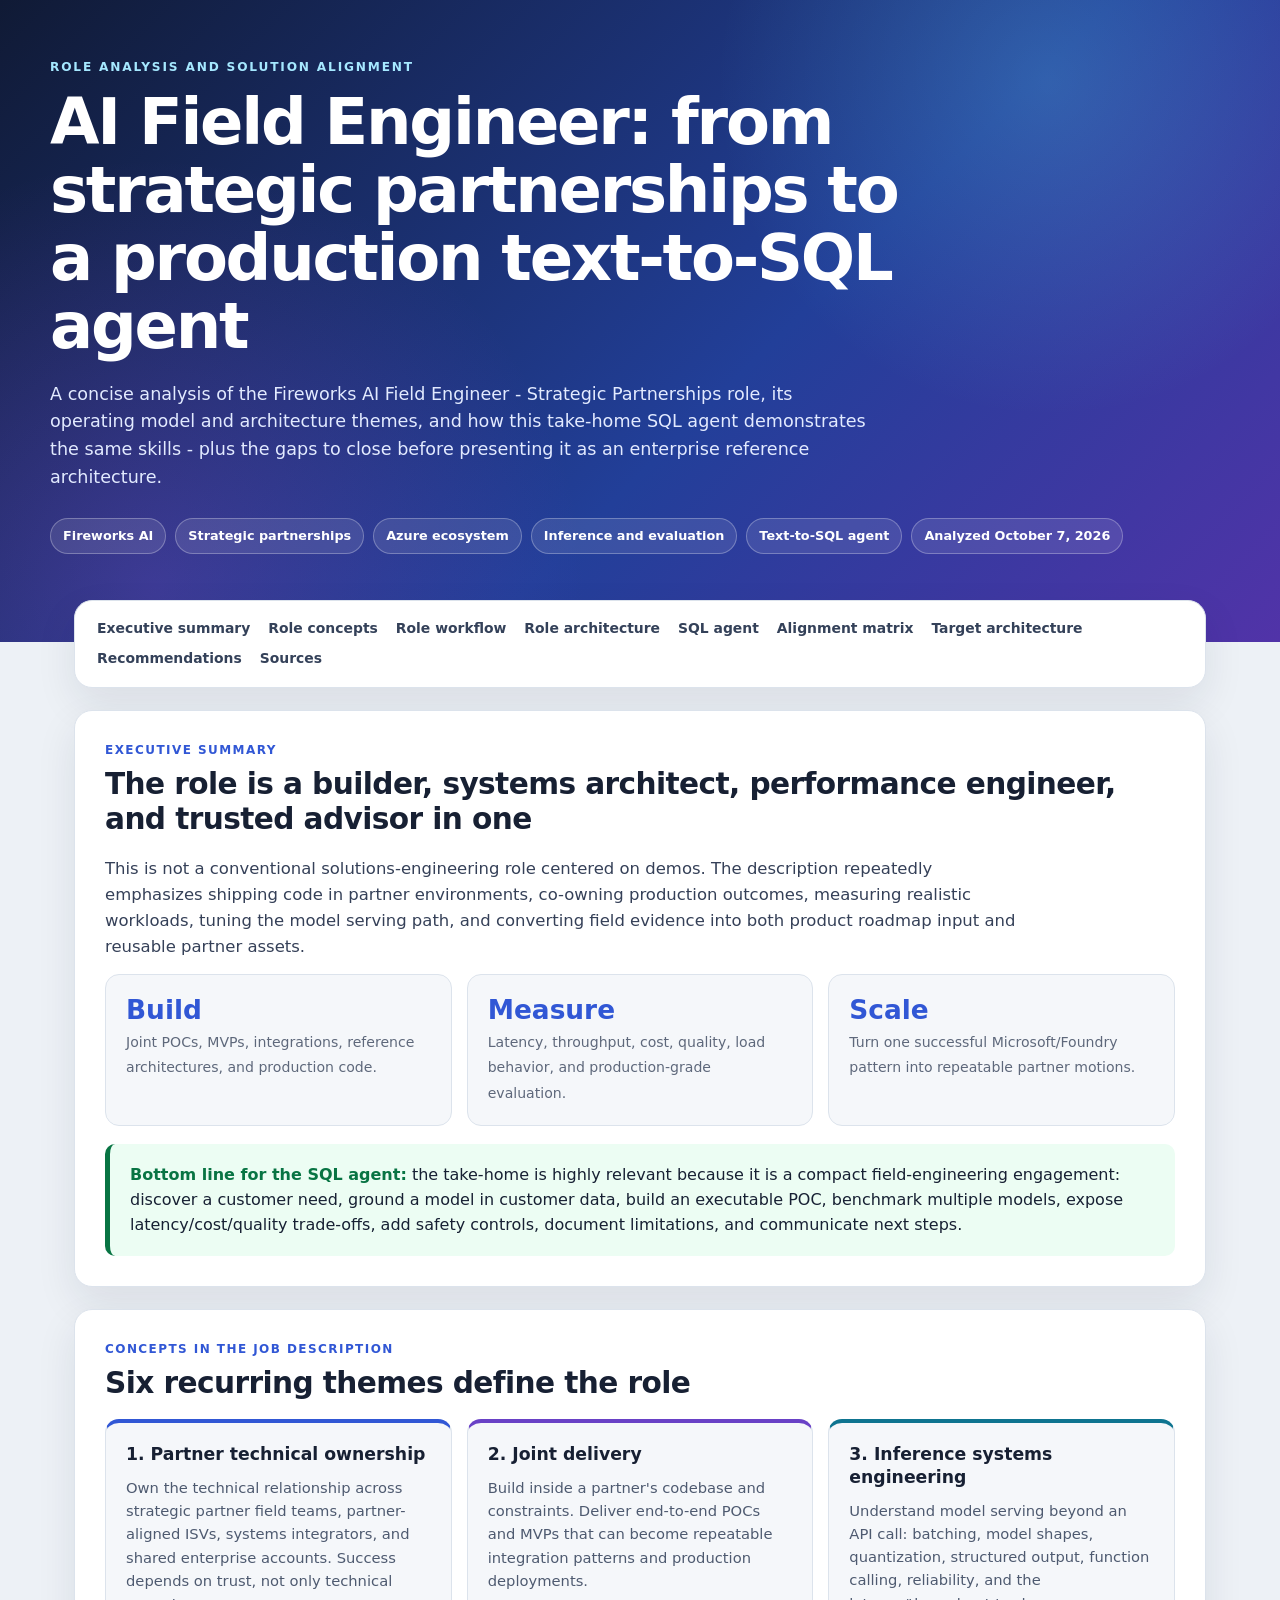
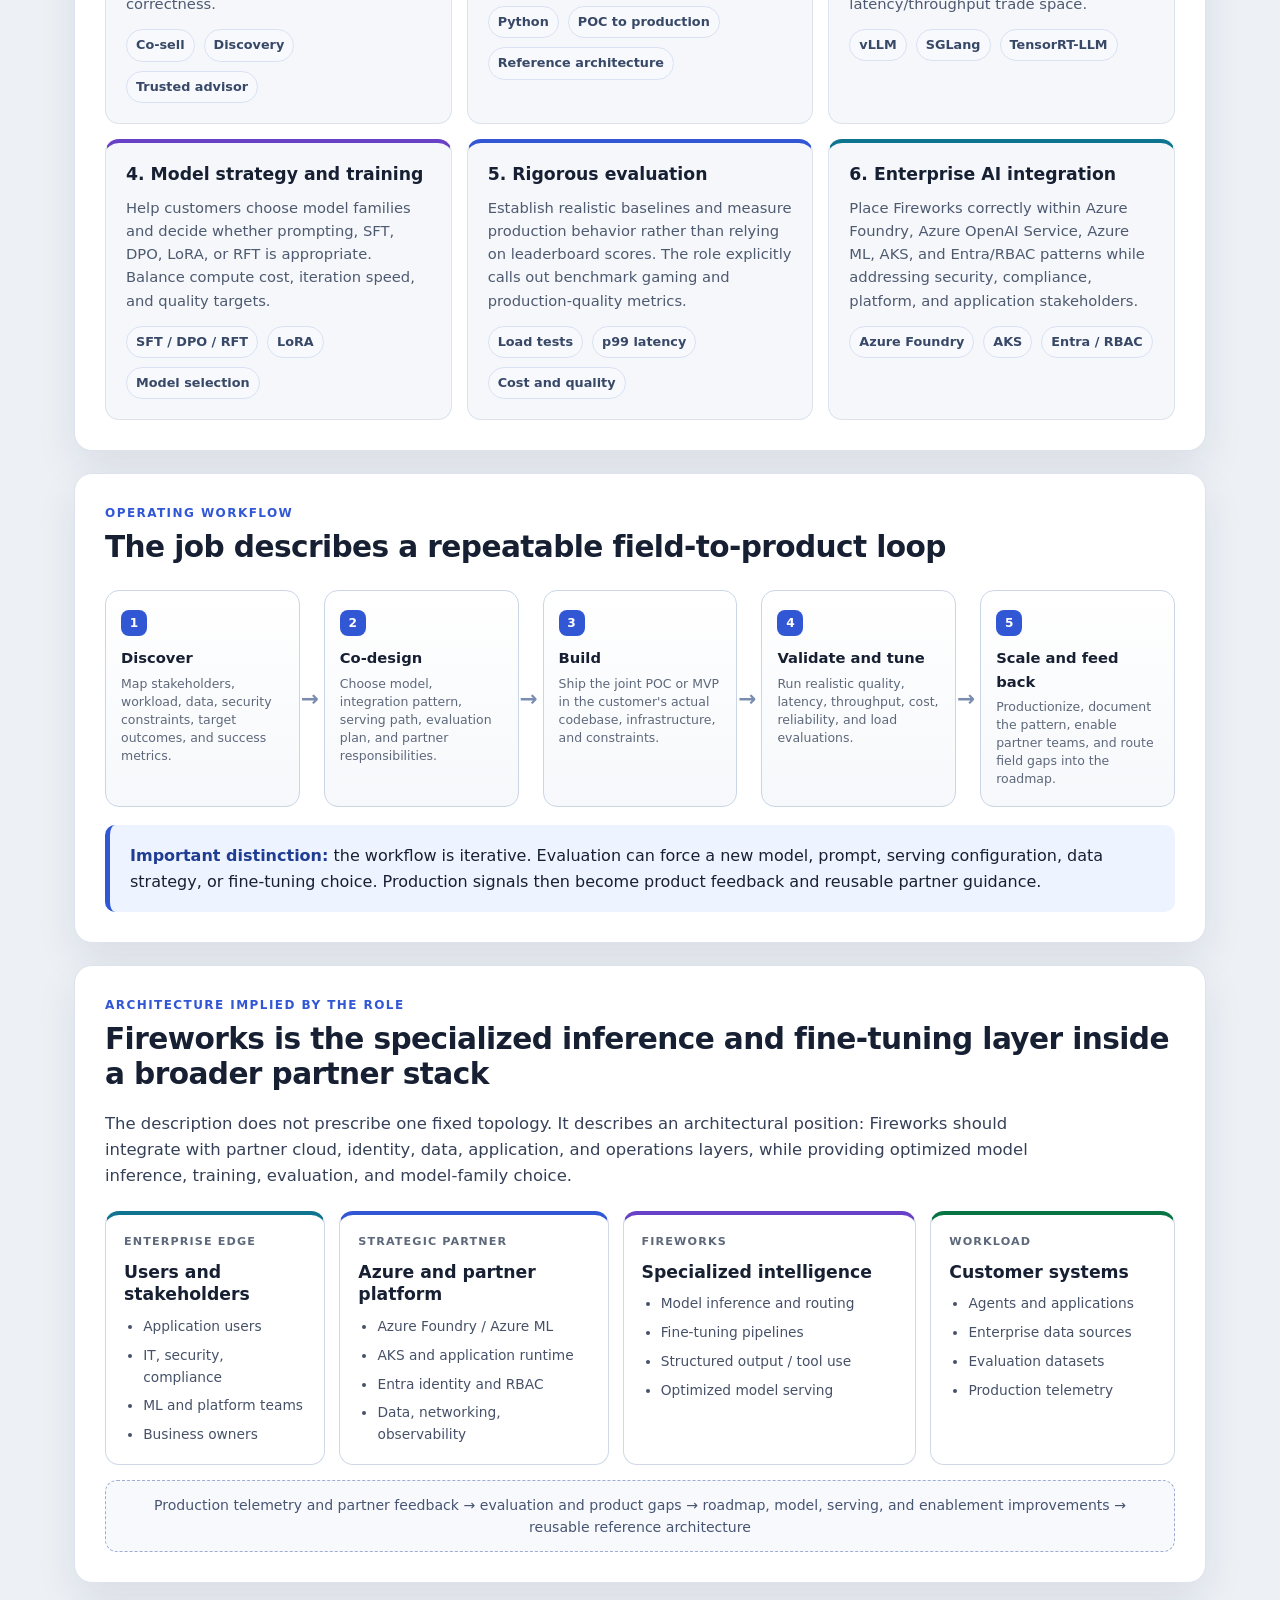
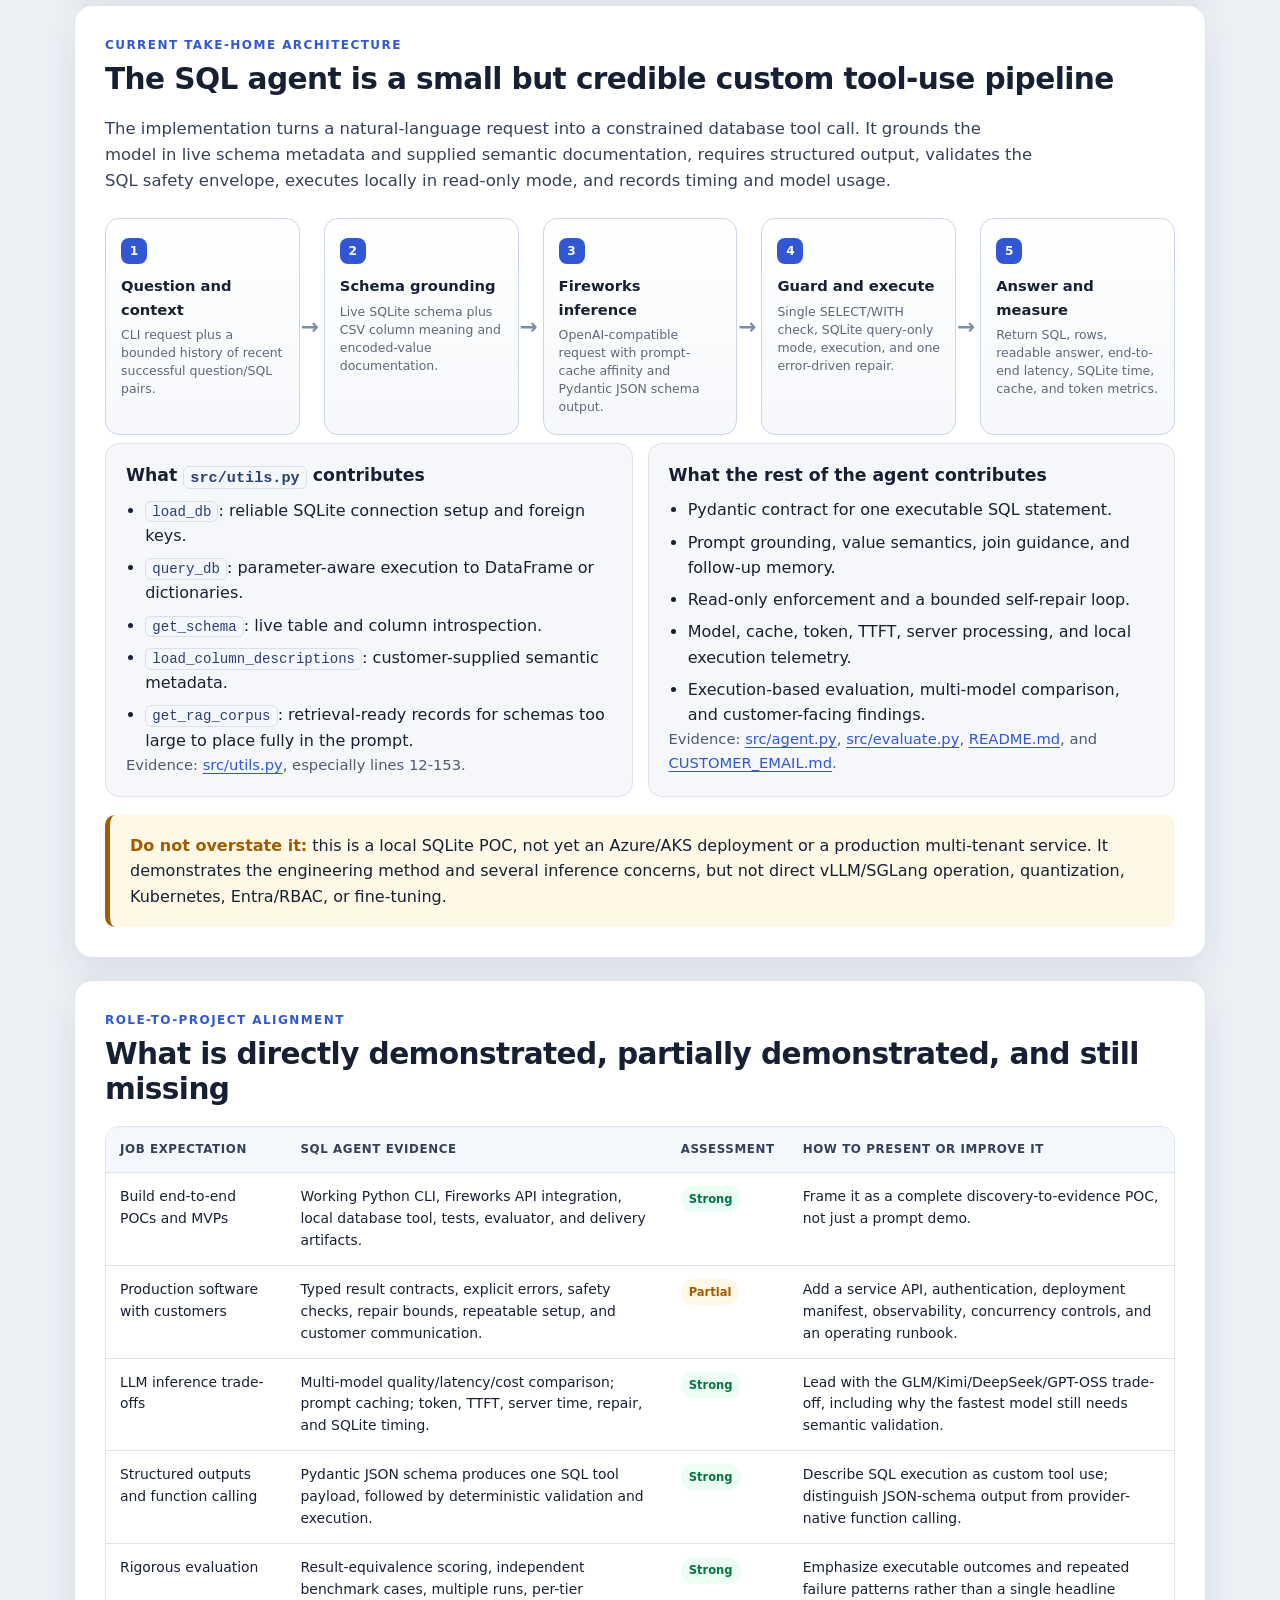
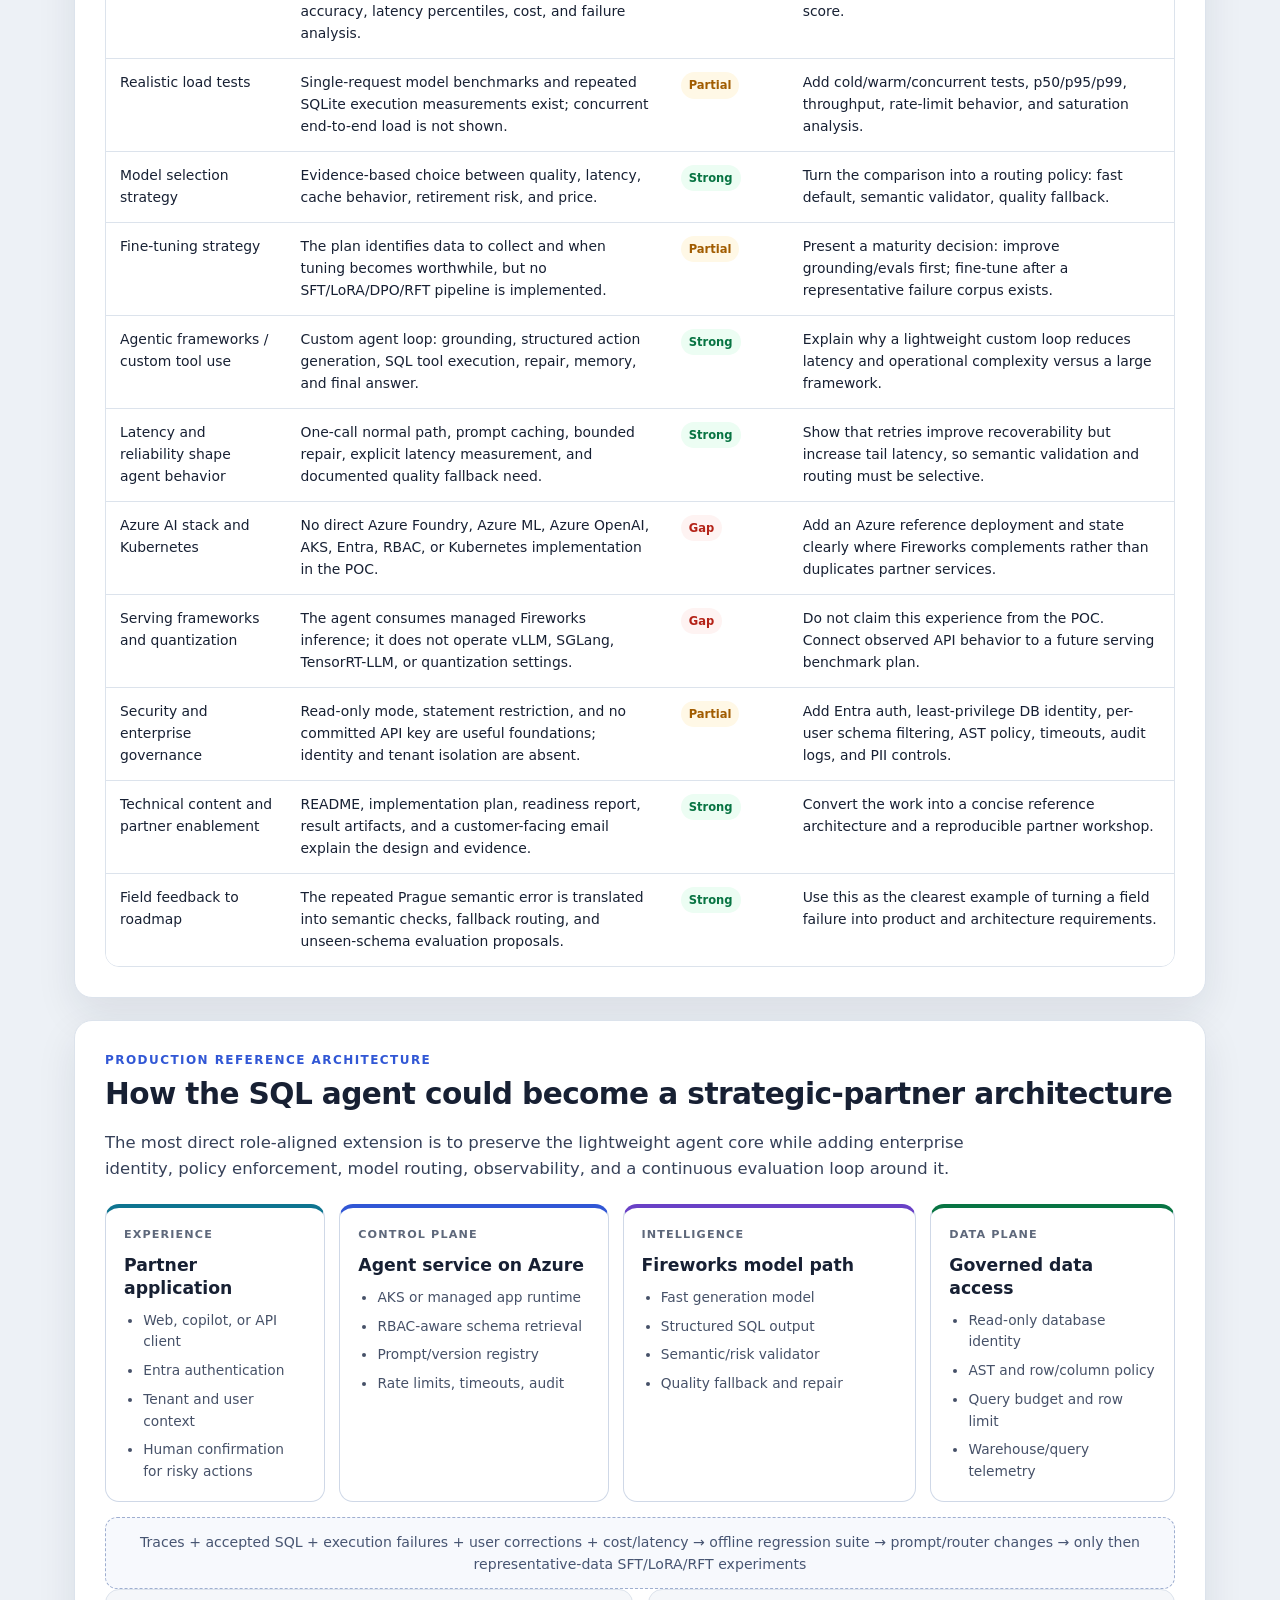
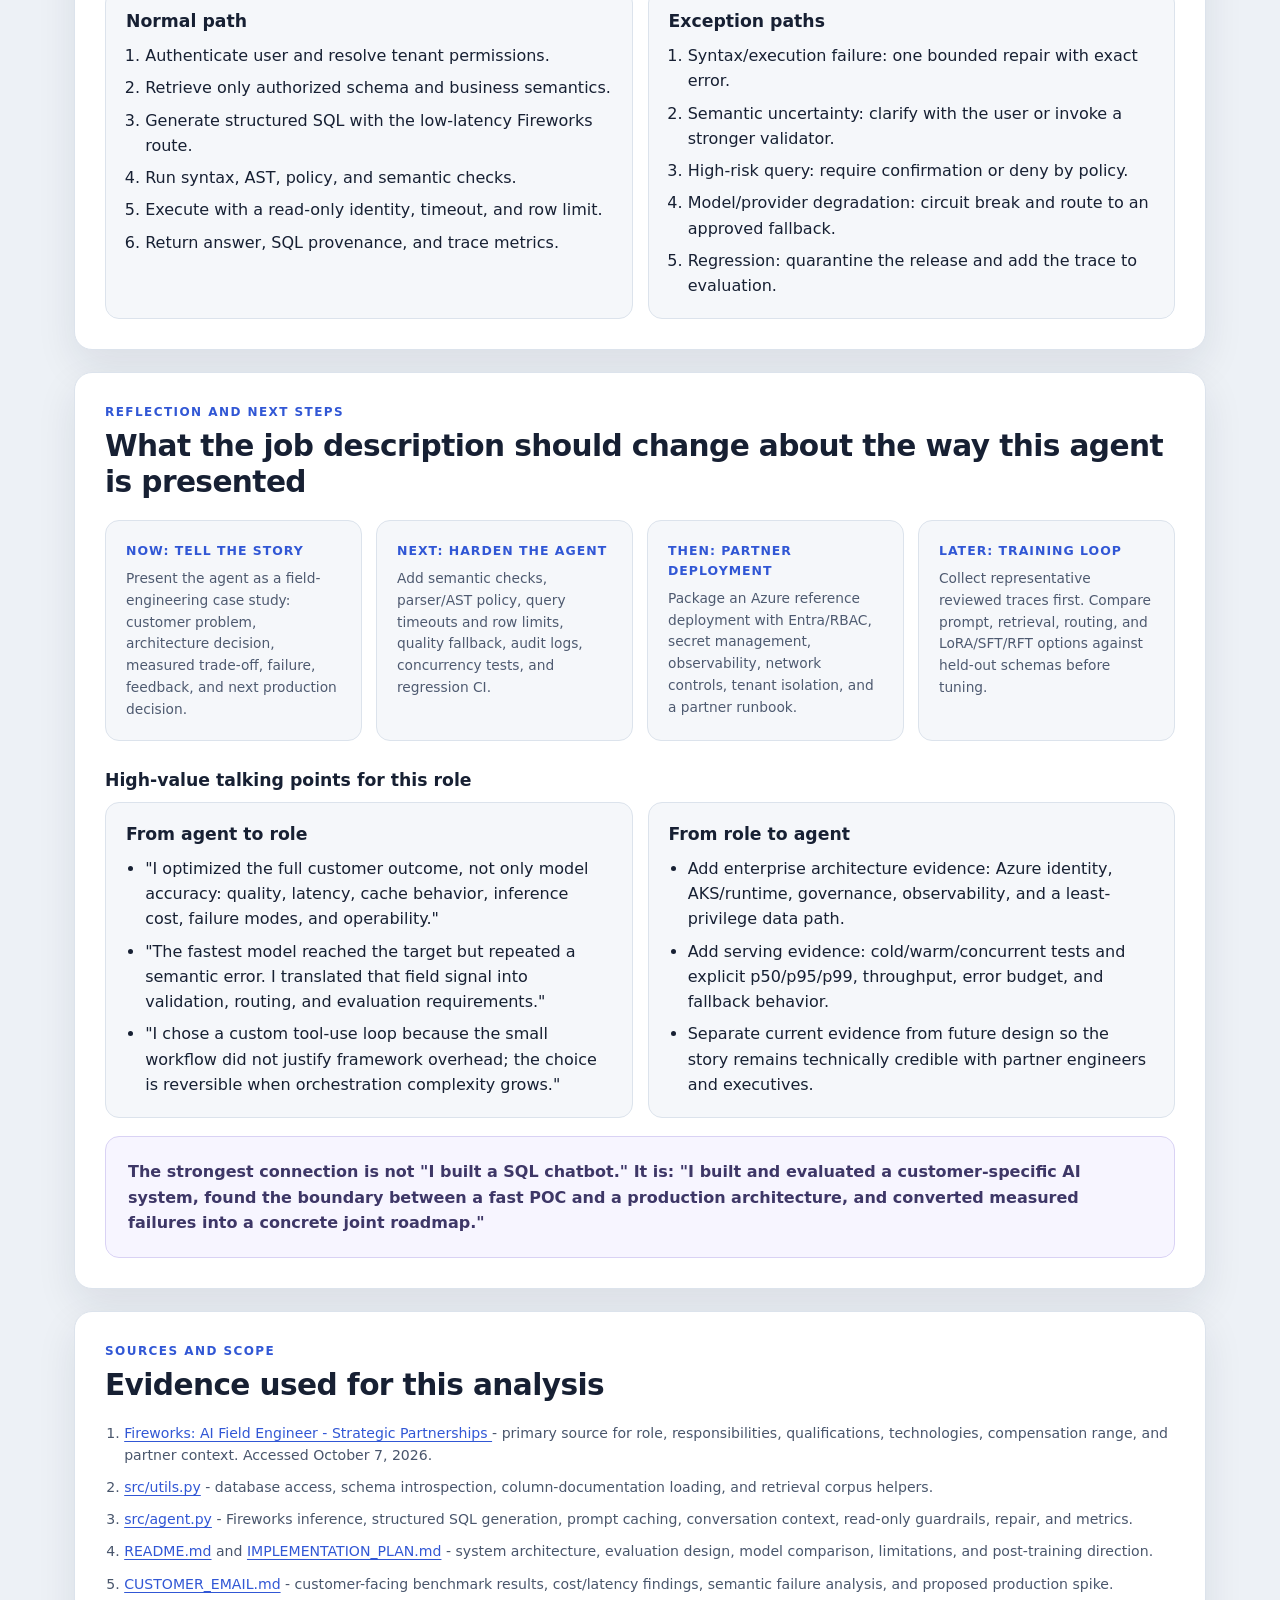
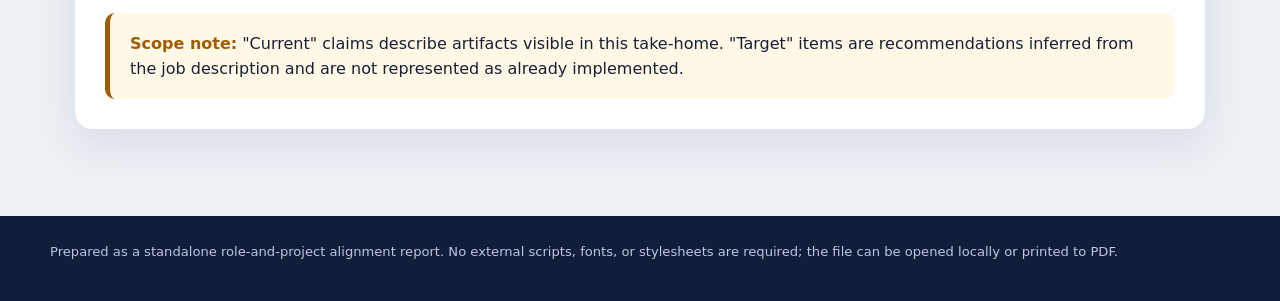
<file: FIREWORKS_ROLE_SQL_AGENT_ALIGNMENT.html>
<!doctype html>
<html lang="en">
<head>
  <meta charset="utf-8">
  <meta name="viewport" content="width=device-width, initial-scale=1">
  <meta name="description" content="Analysis of the Fireworks AI Field Engineer - Strategic Partnerships role and its alignment with the text-to-SQL take-home agent.">
  <title>Fireworks AI Field Engineer | Role and SQL Agent Alignment</title>
  <style>
    :root {
      color-scheme: light;
      --ink: #172033;
      --muted: #5e687b;
      --line: #dce3ec;
      --surface: #ffffff;
      --surface-alt: #f5f7fa;
      --navy: #111d3b;
      --blue: #3157d5;
      --violet: #6941c6;
      --cyan: #0e7490;
      --green: #087443;
      --green-bg: #ecfdf3;
      --amber: #a15c00;
      --amber-bg: #fff8e6;
      --red: #b42318;
      --red-bg: #fef3f2;
      --shadow: 0 16px 40px rgba(20, 32, 57, 0.09);
    }

    * {
      box-sizing: border-box;
    }

    html {
      scroll-behavior: smooth;
    }

    body {
      margin: 0;
      background: #edf1f6;
      color: var(--ink);
      font-family: Inter, ui-sans-serif, system-ui, -apple-system, BlinkMacSystemFont,
        "Segoe UI", sans-serif;
      line-height: 1.58;
    }

    a {
      color: var(--blue);
      text-decoration-thickness: 1px;
      text-underline-offset: 3px;
    }

    a:hover {
      color: var(--violet);
    }

    code {
      padding: 0.12rem 0.38rem;
      border: 1px solid #d8e0eb;
      border-radius: 6px;
      background: #f4f7fb;
      color: #293f75;
      font-family: "Cascadia Code", "SFMono-Regular", Consolas, monospace;
      font-size: 0.88em;
    }

    .hero {
      position: relative;
      overflow: hidden;
      padding: 58px 24px 88px;
      color: #fff;
      background:
        radial-gradient(circle at 82% 13%, rgba(110, 231, 255, 0.2), transparent 28%),
        radial-gradient(circle at 12% 92%, rgba(168, 85, 247, 0.24), transparent 34%),
        linear-gradient(135deg, #101a35 0%, #223f99 58%, #5133a8 100%);
    }

    .hero-inner,
    main,
    .footer-inner {
      width: min(1180px, 100%);
      margin: 0 auto;
    }

    .eyebrow {
      margin: 0 0 12px;
      color: #a5e8ff;
      font-size: 0.76rem;
      font-weight: 800;
      letter-spacing: 0.15em;
      text-transform: uppercase;
    }

    h1 {
      max-width: 900px;
      margin: 0;
      font-size: clamp(2.15rem, 5vw, 4rem);
      line-height: 1.06;
      letter-spacing: -0.035em;
    }

    .hero-copy {
      max-width: 820px;
      margin: 20px 0 0;
      color: #e2eaff;
      font-size: 1.1rem;
    }

    .hero-meta,
    .tag-row {
      display: flex;
      flex-wrap: wrap;
      gap: 9px;
    }

    .hero-meta {
      margin-top: 26px;
    }

    .hero-pill,
    .tag {
      display: inline-flex;
      align-items: center;
      border-radius: 999px;
      font-size: 0.8rem;
      font-weight: 750;
    }

    .hero-pill {
      padding: 7px 12px;
      border: 1px solid rgba(255, 255, 255, 0.28);
      background: rgba(255, 255, 255, 0.1);
      color: #fff;
    }

    main {
      position: relative;
      margin-top: -42px;
      padding: 0 24px 64px;
    }

    .toc,
    .card {
      border: 1px solid var(--line);
      border-radius: 18px;
      background: var(--surface);
      box-shadow: var(--shadow);
    }

    .toc {
      display: flex;
      flex-wrap: wrap;
      gap: 8px 18px;
      margin-bottom: 22px;
      padding: 17px 22px;
    }

    .toc a {
      color: #344159;
      font-size: 0.87rem;
      font-weight: 750;
      text-decoration: none;
    }

    .toc a:hover {
      color: var(--blue);
    }

    .card {
      margin-bottom: 22px;
      padding: 30px;
      overflow: hidden;
    }

    h2 {
      margin: 0 0 18px;
      font-size: clamp(1.45rem, 3vw, 1.85rem);
      line-height: 1.2;
      letter-spacing: -0.02em;
    }

    h3 {
      margin: 0 0 10px;
      font-size: 1.08rem;
      line-height: 1.32;
    }

    h4 {
      margin: 20px 0 8px;
      font-size: 0.98rem;
    }

    p {
      margin: 0 0 14px;
    }

    ul,
    ol {
      margin: 10px 0 0;
      padding-left: 1.2rem;
    }

    li + li {
      margin-top: 7px;
    }

    .section-kicker {
      margin: 0 0 7px;
      color: var(--blue);
      font-size: 0.75rem;
      font-weight: 850;
      letter-spacing: 0.12em;
      text-transform: uppercase;
    }

    .lead {
      max-width: 930px;
      color: #354058;
      font-size: 1.03rem;
    }

    .muted,
    .evidence {
      color: var(--muted);
    }

    .evidence {
      margin-top: 10px;
      font-size: 0.83rem;
    }

    .grid-2,
    .grid-3,
    .metric-grid,
    .split {
      display: grid;
      gap: 15px;
    }

    .grid-2,
    .split {
      grid-template-columns: repeat(2, minmax(0, 1fr));
    }

    .grid-3,
    .metric-grid {
      grid-template-columns: repeat(3, minmax(0, 1fr));
    }

    .metric,
    .concept,
    .mini-card {
      border: 1px solid var(--line);
      border-radius: 14px;
      background: var(--surface-alt);
    }

    .metric {
      min-height: 118px;
      padding: 20px;
    }

    .metric strong {
      display: block;
      margin-bottom: 5px;
      color: var(--blue);
      font-size: 1.65rem;
      line-height: 1.1;
    }

    .metric span {
      color: var(--muted);
      font-size: 0.88rem;
    }

    .concept,
    .mini-card {
      padding: 20px;
    }

    .concept {
      border-top: 4px solid var(--blue);
    }

    .concept:nth-child(2n) {
      border-top-color: var(--violet);
    }

    .concept:nth-child(3n) {
      border-top-color: var(--cyan);
    }

    .concept p,
    .mini-card p {
      margin: 0;
      color: #4e5a70;
      font-size: 0.92rem;
    }

    .tag-row {
      margin-top: 14px;
    }

    .tag {
      padding: 5px 9px;
      border: 1px solid #d9e2f3;
      background: #f7f9fd;
      color: #384867;
    }

    .callout {
      margin-top: 18px;
      padding: 18px 20px;
      border-left: 5px solid var(--blue);
      border-radius: 10px;
      background: #eef4ff;
    }

    .callout strong {
      color: #1f3d92;
    }

    .callout.warning {
      border-left-color: var(--amber);
      background: var(--amber-bg);
    }

    .callout.warning strong {
      color: var(--amber);
    }

    .callout.success {
      border-left-color: var(--green);
      background: var(--green-bg);
    }

    .callout.success strong {
      color: var(--green);
    }

    .flow {
      display: grid;
      grid-template-columns: repeat(5, minmax(120px, 1fr));
      align-items: stretch;
      gap: 24px;
      margin: 24px 0 8px;
    }

    .flow-step {
      position: relative;
      min-height: 132px;
      padding: 18px 15px;
      border: 1px solid #cad5e6;
      border-radius: 14px;
      background: linear-gradient(180deg, #fff, #f6f8fb);
    }

    .flow-step:not(:last-child)::after {
      position: absolute;
      top: 50%;
      right: -20px;
      color: #7a8db0;
      content: "\2192";
      font-size: 1.35rem;
      font-weight: 800;
      transform: translateY(-50%);
    }

    .step-number {
      display: inline-grid;
      width: 26px;
      height: 26px;
      margin-bottom: 10px;
      place-items: center;
      border-radius: 8px;
      background: var(--blue);
      color: #fff;
      font-size: 0.76rem;
      font-weight: 850;
    }

    .flow-step strong {
      display: block;
      margin-bottom: 5px;
      font-size: 0.92rem;
    }

    .flow-step small {
      display: block;
      color: var(--muted);
      font-size: 0.78rem;
      line-height: 1.45;
    }

    .architecture {
      display: grid;
      grid-template-columns: 0.9fr 1.1fr 1.2fr 1fr;
      gap: 14px;
      margin-top: 22px;
    }

    .layer {
      padding: 18px;
      border: 1px solid #cfd8e7;
      border-radius: 14px;
      background: #fff;
    }

    .layer:nth-child(1) {
      border-top: 4px solid var(--cyan);
    }

    .layer:nth-child(2) {
      border-top: 4px solid var(--blue);
    }

    .layer:nth-child(3) {
      border-top: 4px solid var(--violet);
    }

    .layer:nth-child(4) {
      border-top: 4px solid var(--green);
    }

    .layer-label {
      margin-bottom: 10px;
      color: var(--muted);
      font-size: 0.7rem;
      font-weight: 850;
      letter-spacing: 0.1em;
      text-transform: uppercase;
    }

    .layer ul {
      color: #465168;
      font-size: 0.86rem;
    }

    .loop {
      margin-top: 15px;
      padding: 13px 16px;
      border: 1px dashed #9eaed0;
      border-radius: 12px;
      background: #f7f9fd;
      color: #475572;
      font-size: 0.88rem;
      text-align: center;
    }

    .table-wrap {
      margin-top: 18px;
      overflow-x: auto;
      border: 1px solid var(--line);
      border-radius: 14px;
    }

    table {
      width: 100%;
      border-collapse: collapse;
      background: #fff;
      font-size: 0.87rem;
    }

    th,
    td {
      padding: 13px 14px;
      border-bottom: 1px solid var(--line);
      text-align: left;
      vertical-align: top;
    }

    th {
      background: #f4f7fb;
      color: #33405a;
      font-size: 0.74rem;
      letter-spacing: 0.05em;
      text-transform: uppercase;
    }

    tr:last-child td {
      border-bottom: 0;
    }

    .status {
      display: inline-flex;
      padding: 4px 8px;
      border-radius: 999px;
      font-size: 0.72rem;
      font-weight: 850;
      white-space: nowrap;
    }

    .strong {
      background: var(--green-bg);
      color: var(--green);
    }

    .partial {
      background: var(--amber-bg);
      color: var(--amber);
    }

    .gap {
      background: var(--red-bg);
      color: var(--red);
    }

    .roadmap {
      display: grid;
      grid-template-columns: repeat(4, minmax(0, 1fr));
      gap: 14px;
      margin-top: 20px;
    }

    .phase {
      position: relative;
      padding: 20px;
      border: 1px solid var(--line);
      border-radius: 14px;
      background: var(--surface-alt);
    }

    .phase b {
      display: block;
      margin-bottom: 7px;
      color: var(--blue);
      font-size: 0.78rem;
      letter-spacing: 0.08em;
      text-transform: uppercase;
    }

    .phase p {
      margin: 0;
      color: #4e5a70;
      font-size: 0.86rem;
    }

    .quote {
      margin: 18px 0 0;
      padding: 22px;
      border: 1px solid #d9d2f4;
      border-radius: 14px;
      background: #f7f5ff;
      color: #3e3767;
      font-size: 1rem;
      font-weight: 650;
    }

    .sources {
      color: #49566c;
      font-size: 0.88rem;
    }

    .sources li + li {
      margin-top: 10px;
    }

    footer {
      padding: 26px 24px 38px;
      background: var(--navy);
      color: #bcc7dd;
      font-size: 0.82rem;
    }

    footer a {
      color: #bcd7ff;
    }

    @media (max-width: 960px) {
      .grid-3,
      .metric-grid {
        grid-template-columns: repeat(2, minmax(0, 1fr));
      }

      .flow {
        grid-template-columns: 1fr;
        gap: 12px;
      }

      .flow-step:not(:last-child)::after {
        top: auto;
        right: 50%;
        bottom: -16px;
        content: "\2193";
        transform: translateX(50%);
      }

      .architecture,
      .roadmap {
        grid-template-columns: repeat(2, minmax(0, 1fr));
      }
    }

    @media (max-width: 680px) {
      .hero {
        padding: 42px 20px 76px;
      }

      main {
        padding-inline: 14px;
      }

      .card {
        padding: 22px 18px;
        border-radius: 15px;
      }

      .grid-2,
      .grid-3,
      .metric-grid,
      .split,
      .architecture,
      .roadmap {
        grid-template-columns: 1fr;
      }

      th,
      td {
        min-width: 150px;
      }
    }

    @media print {
      body {
        background: #fff;
      }

      .hero {
        padding-block: 30px 48px;
        print-color-adjust: exact;
      }

      main {
        margin-top: -24px;
      }

      .toc {
        display: none;
      }

      .card {
        break-inside: avoid;
        box-shadow: none;
      }

      a {
        color: inherit;
      }
    }
  </style>
</head>
<body>
  <header class="hero">
    <div class="hero-inner">
      <p class="eyebrow">Role analysis and solution alignment</p>
      <h1>AI Field Engineer: from strategic partnerships to a production text-to-SQL agent</h1>
      <p class="hero-copy">
        A concise analysis of the Fireworks AI Field Engineer - Strategic Partnerships
        role, its operating model and architecture themes, and how this take-home SQL
        agent demonstrates the same skills - plus the gaps to close before presenting it
        as an enterprise reference architecture.
      </p>
      <div class="hero-meta">
        <span class="hero-pill">Fireworks AI</span>
        <span class="hero-pill">Strategic partnerships</span>
        <span class="hero-pill">Azure ecosystem</span>
        <span class="hero-pill">Inference and evaluation</span>
        <span class="hero-pill">Text-to-SQL agent</span>
        <span class="hero-pill">Analyzed October 7, 2026</span>
      </div>
    </div>
  </header>

  <main>
    <nav class="toc" aria-label="Report sections">
      <a href="#summary">Executive summary</a>
      <a href="#concepts">Role concepts</a>
      <a href="#workflow">Role workflow</a>
      <a href="#role-architecture">Role architecture</a>
      <a href="#agent">SQL agent</a>
      <a href="#mapping">Alignment matrix</a>
      <a href="#target">Target architecture</a>
      <a href="#recommendations">Recommendations</a>
      <a href="#sources">Sources</a>
    </nav>

    <section class="card" id="summary">
      <p class="section-kicker">Executive summary</p>
      <h2>The role is a builder, systems architect, performance engineer, and trusted advisor in one</h2>
      <p class="lead">
        This is not a conventional solutions-engineering role centered on demos. The
        description repeatedly emphasizes shipping code in partner environments,
        co-owning production outcomes, measuring realistic workloads, tuning the model
        serving path, and converting field evidence into both product roadmap input and
        reusable partner assets.
      </p>

      <div class="metric-grid">
        <div class="metric">
          <strong>Build</strong>
          <span>Joint POCs, MVPs, integrations, reference architectures, and production code.</span>
        </div>
        <div class="metric">
          <strong>Measure</strong>
          <span>Latency, throughput, cost, quality, load behavior, and production-grade evaluation.</span>
        </div>
        <div class="metric">
          <strong>Scale</strong>
          <span>Turn one successful Microsoft/Foundry pattern into repeatable partner motions.</span>
        </div>
      </div>

      <div class="callout success">
        <strong>Bottom line for the SQL agent:</strong>
        the take-home is highly relevant because it is a compact field-engineering
        engagement: discover a customer need, ground a model in customer data, build an
        executable POC, benchmark multiple models, expose latency/cost/quality trade-offs,
        add safety controls, document limitations, and communicate next steps.
      </div>
    </section>

    <section class="card" id="concepts">
      <p class="section-kicker">Concepts in the job description</p>
      <h2>Six recurring themes define the role</h2>
      <div class="grid-3">
        <article class="concept">
          <h3>1. Partner technical ownership</h3>
          <p>
            Own the technical relationship across strategic partner field teams,
            partner-aligned ISVs, systems integrators, and shared enterprise accounts.
            Success depends on trust, not only technical correctness.
          </p>
          <div class="tag-row">
            <span class="tag">Co-sell</span>
            <span class="tag">Discovery</span>
            <span class="tag">Trusted advisor</span>
          </div>
        </article>

        <article class="concept">
          <h3>2. Joint delivery</h3>
          <p>
            Build inside a partner's codebase and constraints. Deliver end-to-end POCs
            and MVPs that can become repeatable integration patterns and production
            deployments.
          </p>
          <div class="tag-row">
            <span class="tag">Python</span>
            <span class="tag">POC to production</span>
            <span class="tag">Reference architecture</span>
          </div>
        </article>

        <article class="concept">
          <h3>3. Inference systems engineering</h3>
          <p>
            Understand model serving beyond an API call: batching, model shapes,
            quantization, structured output, function calling, reliability, and the
            latency/throughput trade space.
          </p>
          <div class="tag-row">
            <span class="tag">vLLM</span>
            <span class="tag">SGLang</span>
            <span class="tag">TensorRT-LLM</span>
          </div>
        </article>

        <article class="concept">
          <h3>4. Model strategy and training</h3>
          <p>
            Help customers choose model families and decide whether prompting, SFT,
            DPO, LoRA, or RFT is appropriate. Balance compute cost, iteration speed,
            and quality targets.
          </p>
          <div class="tag-row">
            <span class="tag">SFT / DPO / RFT</span>
            <span class="tag">LoRA</span>
            <span class="tag">Model selection</span>
          </div>
        </article>

        <article class="concept">
          <h3>5. Rigorous evaluation</h3>
          <p>
            Establish realistic baselines and measure production behavior rather than
            relying on leaderboard scores. The role explicitly calls out benchmark
            gaming and production-quality metrics.
          </p>
          <div class="tag-row">
            <span class="tag">Load tests</span>
            <span class="tag">p99 latency</span>
            <span class="tag">Cost and quality</span>
          </div>
        </article>

        <article class="concept">
          <h3>6. Enterprise AI integration</h3>
          <p>
            Place Fireworks correctly within Azure Foundry, Azure OpenAI Service,
            Azure ML, AKS, and Entra/RBAC patterns while addressing security,
            compliance, platform, and application stakeholders.
          </p>
          <div class="tag-row">
            <span class="tag">Azure Foundry</span>
            <span class="tag">AKS</span>
            <span class="tag">Entra / RBAC</span>
          </div>
        </article>
      </div>
    </section>

    <section class="card" id="workflow">
      <p class="section-kicker">Operating workflow</p>
      <h2>The job describes a repeatable field-to-product loop</h2>
      <div class="flow" aria-label="Field engineering workflow">
        <div class="flow-step">
          <span class="step-number">1</span>
          <strong>Discover</strong>
          <small>Map stakeholders, workload, data, security constraints, target outcomes, and success metrics.</small>
        </div>
        <div class="flow-step">
          <span class="step-number">2</span>
          <strong>Co-design</strong>
          <small>Choose model, integration pattern, serving path, evaluation plan, and partner responsibilities.</small>
        </div>
        <div class="flow-step">
          <span class="step-number">3</span>
          <strong>Build</strong>
          <small>Ship the joint POC or MVP in the customer's actual codebase, infrastructure, and constraints.</small>
        </div>
        <div class="flow-step">
          <span class="step-number">4</span>
          <strong>Validate and tune</strong>
          <small>Run realistic quality, latency, throughput, cost, reliability, and load evaluations.</small>
        </div>
        <div class="flow-step">
          <span class="step-number">5</span>
          <strong>Scale and feed back</strong>
          <small>Productionize, document the pattern, enable partner teams, and route field gaps into the roadmap.</small>
        </div>
      </div>

      <div class="callout">
        <strong>Important distinction:</strong>
        the workflow is iterative. Evaluation can force a new model, prompt, serving
        configuration, data strategy, or fine-tuning choice. Production signals then
        become product feedback and reusable partner guidance.
      </div>
    </section>

    <section class="card" id="role-architecture">
      <p class="section-kicker">Architecture implied by the role</p>
      <h2>Fireworks is the specialized inference and fine-tuning layer inside a broader partner stack</h2>
      <p class="lead">
        The description does not prescribe one fixed topology. It describes an
        architectural position: Fireworks should integrate with partner cloud,
        identity, data, application, and operations layers, while providing optimized
        model inference, training, evaluation, and model-family choice.
      </p>

      <div class="architecture" aria-label="Role architecture">
        <article class="layer">
          <div class="layer-label">Enterprise edge</div>
          <h3>Users and stakeholders</h3>
          <ul>
            <li>Application users</li>
            <li>IT, security, compliance</li>
            <li>ML and platform teams</li>
            <li>Business owners</li>
          </ul>
        </article>
        <article class="layer">
          <div class="layer-label">Strategic partner</div>
          <h3>Azure and partner platform</h3>
          <ul>
            <li>Azure Foundry / Azure ML</li>
            <li>AKS and application runtime</li>
            <li>Entra identity and RBAC</li>
            <li>Data, networking, observability</li>
          </ul>
        </article>
        <article class="layer">
          <div class="layer-label">Fireworks</div>
          <h3>Specialized intelligence</h3>
          <ul>
            <li>Model inference and routing</li>
            <li>Fine-tuning pipelines</li>
            <li>Structured output / tool use</li>
            <li>Optimized model serving</li>
          </ul>
        </article>
        <article class="layer">
          <div class="layer-label">Workload</div>
          <h3>Customer systems</h3>
          <ul>
            <li>Agents and applications</li>
            <li>Enterprise data sources</li>
            <li>Evaluation datasets</li>
            <li>Production telemetry</li>
          </ul>
        </article>
      </div>
      <div class="loop">
        Production telemetry and partner feedback &rarr; evaluation and product gaps
        &rarr; roadmap, model, serving, and enablement improvements &rarr; reusable
        reference architecture
      </div>
    </section>

    <section class="card" id="agent">
      <p class="section-kicker">Current take-home architecture</p>
      <h2>The SQL agent is a small but credible custom tool-use pipeline</h2>
      <p class="lead">
        The implementation turns a natural-language request into a constrained database
        tool call. It grounds the model in live schema metadata and supplied semantic
        documentation, requires structured output, validates the SQL safety envelope,
        executes locally in read-only mode, and records timing and model usage.
      </p>

      <div class="flow" aria-label="Current SQL agent workflow">
        <div class="flow-step">
          <span class="step-number">1</span>
          <strong>Question and context</strong>
          <small>CLI request plus a bounded history of recent successful question/SQL pairs.</small>
        </div>
        <div class="flow-step">
          <span class="step-number">2</span>
          <strong>Schema grounding</strong>
          <small>Live SQLite schema plus CSV column meaning and encoded-value documentation.</small>
        </div>
        <div class="flow-step">
          <span class="step-number">3</span>
          <strong>Fireworks inference</strong>
          <small>OpenAI-compatible request with prompt-cache affinity and Pydantic JSON schema output.</small>
        </div>
        <div class="flow-step">
          <span class="step-number">4</span>
          <strong>Guard and execute</strong>
          <small>Single SELECT/WITH check, SQLite query-only mode, execution, and one error-driven repair.</small>
        </div>
        <div class="flow-step">
          <span class="step-number">5</span>
          <strong>Answer and measure</strong>
          <small>Return SQL, rows, readable answer, end-to-end latency, SQLite time, cache, and token metrics.</small>
        </div>
      </div>

      <div class="grid-2">
        <article class="mini-card">
          <h3>What <code>src/utils.py</code> contributes</h3>
          <ul>
            <li><code>load_db</code>: reliable SQLite connection setup and foreign keys.</li>
            <li><code>query_db</code>: parameter-aware execution to DataFrame or dictionaries.</li>
            <li><code>get_schema</code>: live table and column introspection.</li>
            <li><code>load_column_descriptions</code>: customer-supplied semantic metadata.</li>
            <li><code>get_rag_corpus</code>: retrieval-ready records for schemas too large to place fully in the prompt.</li>
          </ul>
          <p class="evidence">
            Evidence: <a href="./src/utils.py">src/utils.py</a>, especially lines 12-153.
          </p>
        </article>
        <article class="mini-card">
          <h3>What the rest of the agent contributes</h3>
          <ul>
            <li>Pydantic contract for one executable SQL statement.</li>
            <li>Prompt grounding, value semantics, join guidance, and follow-up memory.</li>
            <li>Read-only enforcement and a bounded self-repair loop.</li>
            <li>Model, cache, token, TTFT, server processing, and local execution telemetry.</li>
            <li>Execution-based evaluation, multi-model comparison, and customer-facing findings.</li>
          </ul>
          <p class="evidence">
            Evidence: <a href="./src/agent.py">src/agent.py</a>,
            <a href="./src/evaluate.py">src/evaluate.py</a>,
            <a href="./README.md">README.md</a>, and
            <a href="./CUSTOMER_EMAIL.md">CUSTOMER_EMAIL.md</a>.
          </p>
        </article>
      </div>

      <div class="callout warning">
        <strong>Do not overstate it:</strong>
        this is a local SQLite POC, not yet an Azure/AKS deployment or a production
        multi-tenant service. It demonstrates the engineering method and several
        inference concerns, but not direct vLLM/SGLang operation, quantization,
        Kubernetes, Entra/RBAC, or fine-tuning.
      </div>
    </section>

    <section class="card" id="mapping">
      <p class="section-kicker">Role-to-project alignment</p>
      <h2>What is directly demonstrated, partially demonstrated, and still missing</h2>
      <div class="table-wrap">
        <table>
          <thead>
            <tr>
              <th>Job expectation</th>
              <th>SQL agent evidence</th>
              <th>Assessment</th>
              <th>How to present or improve it</th>
            </tr>
          </thead>
          <tbody>
            <tr>
              <td>Build end-to-end POCs and MVPs</td>
              <td>Working Python CLI, Fireworks API integration, local database tool, tests, evaluator, and delivery artifacts.</td>
              <td><span class="status strong">Strong</span></td>
              <td>Frame it as a complete discovery-to-evidence POC, not just a prompt demo.</td>
            </tr>
            <tr>
              <td>Production software with customers</td>
              <td>Typed result contracts, explicit errors, safety checks, repair bounds, repeatable setup, and customer communication.</td>
              <td><span class="status partial">Partial</span></td>
              <td>Add a service API, authentication, deployment manifest, observability, concurrency controls, and an operating runbook.</td>
            </tr>
            <tr>
              <td>LLM inference trade-offs</td>
              <td>Multi-model quality/latency/cost comparison; prompt caching; token, TTFT, server time, repair, and SQLite timing.</td>
              <td><span class="status strong">Strong</span></td>
              <td>Lead with the GLM/Kimi/DeepSeek/GPT-OSS trade-off, including why the fastest model still needs semantic validation.</td>
            </tr>
            <tr>
              <td>Structured outputs and function calling</td>
              <td>Pydantic JSON schema produces one SQL tool payload, followed by deterministic validation and execution.</td>
              <td><span class="status strong">Strong</span></td>
              <td>Describe SQL execution as custom tool use; distinguish JSON-schema output from provider-native function calling.</td>
            </tr>
            <tr>
              <td>Rigorous evaluation</td>
              <td>Result-equivalence scoring, independent benchmark cases, multiple runs, per-tier accuracy, latency percentiles, cost, and failure analysis.</td>
              <td><span class="status strong">Strong</span></td>
              <td>Emphasize executable outcomes and repeated failure patterns rather than a single headline score.</td>
            </tr>
            <tr>
              <td>Realistic load tests</td>
              <td>Single-request model benchmarks and repeated SQLite execution measurements exist; concurrent end-to-end load is not shown.</td>
              <td><span class="status partial">Partial</span></td>
              <td>Add cold/warm/concurrent tests, p50/p95/p99, throughput, rate-limit behavior, and saturation analysis.</td>
            </tr>
            <tr>
              <td>Model selection strategy</td>
              <td>Evidence-based choice between quality, latency, cache behavior, retirement risk, and price.</td>
              <td><span class="status strong">Strong</span></td>
              <td>Turn the comparison into a routing policy: fast default, semantic validator, quality fallback.</td>
            </tr>
            <tr>
              <td>Fine-tuning strategy</td>
              <td>The plan identifies data to collect and when tuning becomes worthwhile, but no SFT/LoRA/DPO/RFT pipeline is implemented.</td>
              <td><span class="status partial">Partial</span></td>
              <td>Present a maturity decision: improve grounding/evals first; fine-tune after a representative failure corpus exists.</td>
            </tr>
            <tr>
              <td>Agentic frameworks / custom tool use</td>
              <td>Custom agent loop: grounding, structured action generation, SQL tool execution, repair, memory, and final answer.</td>
              <td><span class="status strong">Strong</span></td>
              <td>Explain why a lightweight custom loop reduces latency and operational complexity versus a large framework.</td>
            </tr>
            <tr>
              <td>Latency and reliability shape agent behavior</td>
              <td>One-call normal path, prompt caching, bounded repair, explicit latency measurement, and documented quality fallback need.</td>
              <td><span class="status strong">Strong</span></td>
              <td>Show that retries improve recoverability but increase tail latency, so semantic validation and routing must be selective.</td>
            </tr>
            <tr>
              <td>Azure AI stack and Kubernetes</td>
              <td>No direct Azure Foundry, Azure ML, Azure OpenAI, AKS, Entra, RBAC, or Kubernetes implementation in the POC.</td>
              <td><span class="status gap">Gap</span></td>
              <td>Add an Azure reference deployment and state clearly where Fireworks complements rather than duplicates partner services.</td>
            </tr>
            <tr>
              <td>Serving frameworks and quantization</td>
              <td>The agent consumes managed Fireworks inference; it does not operate vLLM, SGLang, TensorRT-LLM, or quantization settings.</td>
              <td><span class="status gap">Gap</span></td>
              <td>Do not claim this experience from the POC. Connect observed API behavior to a future serving benchmark plan.</td>
            </tr>
            <tr>
              <td>Security and enterprise governance</td>
              <td>Read-only mode, statement restriction, and no committed API key are useful foundations; identity and tenant isolation are absent.</td>
              <td><span class="status partial">Partial</span></td>
              <td>Add Entra auth, least-privilege DB identity, per-user schema filtering, AST policy, timeouts, audit logs, and PII controls.</td>
            </tr>
            <tr>
              <td>Technical content and partner enablement</td>
              <td>README, implementation plan, readiness report, result artifacts, and a customer-facing email explain the design and evidence.</td>
              <td><span class="status strong">Strong</span></td>
              <td>Convert the work into a concise reference architecture and a reproducible partner workshop.</td>
            </tr>
            <tr>
              <td>Field feedback to roadmap</td>
              <td>The repeated Prague semantic error is translated into semantic checks, fallback routing, and unseen-schema evaluation proposals.</td>
              <td><span class="status strong">Strong</span></td>
              <td>Use this as the clearest example of turning a field failure into product and architecture requirements.</td>
            </tr>
          </tbody>
        </table>
      </div>
    </section>

    <section class="card" id="target">
      <p class="section-kicker">Production reference architecture</p>
      <h2>How the SQL agent could become a strategic-partner architecture</h2>
      <p class="lead">
        The most direct role-aligned extension is to preserve the lightweight agent
        core while adding enterprise identity, policy enforcement, model routing,
        observability, and a continuous evaluation loop around it.
      </p>

      <div class="architecture" aria-label="Target production SQL agent architecture">
        <article class="layer">
          <div class="layer-label">Experience</div>
          <h3>Partner application</h3>
          <ul>
            <li>Web, copilot, or API client</li>
            <li>Entra authentication</li>
            <li>Tenant and user context</li>
            <li>Human confirmation for risky actions</li>
          </ul>
        </article>
        <article class="layer">
          <div class="layer-label">Control plane</div>
          <h3>Agent service on Azure</h3>
          <ul>
            <li>AKS or managed app runtime</li>
            <li>RBAC-aware schema retrieval</li>
            <li>Prompt/version registry</li>
            <li>Rate limits, timeouts, audit</li>
          </ul>
        </article>
        <article class="layer">
          <div class="layer-label">Intelligence</div>
          <h3>Fireworks model path</h3>
          <ul>
            <li>Fast generation model</li>
            <li>Structured SQL output</li>
            <li>Semantic/risk validator</li>
            <li>Quality fallback and repair</li>
          </ul>
        </article>
        <article class="layer">
          <div class="layer-label">Data plane</div>
          <h3>Governed data access</h3>
          <ul>
            <li>Read-only database identity</li>
            <li>AST and row/column policy</li>
            <li>Query budget and row limit</li>
            <li>Warehouse/query telemetry</li>
          </ul>
        </article>
      </div>
      <div class="loop">
        Traces + accepted SQL + execution failures + user corrections + cost/latency
        &rarr; offline regression suite &rarr; prompt/router changes &rarr; only then
        representative-data SFT/LoRA/RFT experiments
      </div>

      <div class="split">
        <article class="mini-card">
          <h3>Normal path</h3>
          <ol>
            <li>Authenticate user and resolve tenant permissions.</li>
            <li>Retrieve only authorized schema and business semantics.</li>
            <li>Generate structured SQL with the low-latency Fireworks route.</li>
            <li>Run syntax, AST, policy, and semantic checks.</li>
            <li>Execute with a read-only identity, timeout, and row limit.</li>
            <li>Return answer, SQL provenance, and trace metrics.</li>
          </ol>
        </article>
        <article class="mini-card">
          <h3>Exception paths</h3>
          <ol>
            <li>Syntax/execution failure: one bounded repair with exact error.</li>
            <li>Semantic uncertainty: clarify with the user or invoke a stronger validator.</li>
            <li>High-risk query: require confirmation or deny by policy.</li>
            <li>Model/provider degradation: circuit break and route to an approved fallback.</li>
            <li>Regression: quarantine the release and add the trace to evaluation.</li>
          </ol>
        </article>
      </div>
    </section>

    <section class="card" id="recommendations">
      <p class="section-kicker">Reflection and next steps</p>
      <h2>What the job description should change about the way this agent is presented</h2>
      <div class="roadmap">
        <article class="phase">
          <b>Now: tell the story</b>
          <p>
            Present the agent as a field-engineering case study: customer problem,
            architecture decision, measured trade-off, failure, feedback, and next
            production decision.
          </p>
        </article>
        <article class="phase">
          <b>Next: harden the agent</b>
          <p>
            Add semantic checks, parser/AST policy, query timeouts and row limits,
            quality fallback, audit logs, concurrency tests, and regression CI.
          </p>
        </article>
        <article class="phase">
          <b>Then: partner deployment</b>
          <p>
            Package an Azure reference deployment with Entra/RBAC, secret management,
            observability, network controls, tenant isolation, and a partner runbook.
          </p>
        </article>
        <article class="phase">
          <b>Later: training loop</b>
          <p>
            Collect representative reviewed traces first. Compare prompt, retrieval,
            routing, and LoRA/SFT/RFT options against held-out schemas before tuning.
          </p>
        </article>
      </div>

      <h3 style="margin-top: 28px;">High-value talking points for this role</h3>
      <div class="grid-2">
        <article class="mini-card">
          <h3>From agent to role</h3>
          <ul>
            <li>
              "I optimized the full customer outcome, not only model accuracy: quality,
              latency, cache behavior, inference cost, failure modes, and operability."
            </li>
            <li>
              "The fastest model reached the target but repeated a semantic error. I
              translated that field signal into validation, routing, and evaluation requirements."
            </li>
            <li>
              "I chose a custom tool-use loop because the small workflow did not justify
              framework overhead; the choice is reversible when orchestration complexity grows."
            </li>
          </ul>
        </article>
        <article class="mini-card">
          <h3>From role to agent</h3>
          <ul>
            <li>
              Add enterprise architecture evidence: Azure identity, AKS/runtime,
              governance, observability, and a least-privilege data path.
            </li>
            <li>
              Add serving evidence: cold/warm/concurrent tests and explicit p50/p95/p99,
              throughput, error budget, and fallback behavior.
            </li>
            <li>
              Separate current evidence from future design so the story remains
              technically credible with partner engineers and executives.
            </li>
          </ul>
        </article>
      </div>

      <div class="quote">
        The strongest connection is not "I built a SQL chatbot." It is: "I built and
        evaluated a customer-specific AI system, found the boundary between a fast POC
        and a production architecture, and converted measured failures into a concrete
        joint roadmap."
      </div>
    </section>

    <section class="card" id="sources">
      <p class="section-kicker">Sources and scope</p>
      <h2>Evidence used for this analysis</h2>
      <ol class="sources">
        <li>
          <a href="https://jobs.ashbyhq.com/fireworks/4a5dbfe4-b0d5-4394-a94b-42345fb425b4">
            Fireworks: AI Field Engineer - Strategic Partnerships
          </a>
          - primary source for role, responsibilities, qualifications, technologies,
          compensation range, and partner context. Accessed October 7, 2026.
        </li>
        <li>
          <a href="./src/utils.py">src/utils.py</a> - database access, schema
          introspection, column-documentation loading, and retrieval corpus helpers.
        </li>
        <li>
          <a href="./src/agent.py">src/agent.py</a> - Fireworks inference, structured
          SQL generation, prompt caching, conversation context, read-only guardrails,
          repair, and metrics.
        </li>
        <li>
          <a href="./README.md">README.md</a> and
          <a href="./IMPLEMENTATION_PLAN.md">IMPLEMENTATION_PLAN.md</a> - system
          architecture, evaluation design, model comparison, limitations, and post-training direction.
        </li>
        <li>
          <a href="./CUSTOMER_EMAIL.md">CUSTOMER_EMAIL.md</a> - customer-facing
          benchmark results, cost/latency findings, semantic failure analysis, and proposed production spike.
        </li>
      </ol>
      <div class="callout warning">
        <strong>Scope note:</strong>
        "Current" claims describe artifacts visible in this take-home. "Target" items
        are recommendations inferred from the job description and are not represented
        as already implemented.
      </div>
    </section>
  </main>

  <footer>
    <div class="footer-inner">
      Prepared as a standalone role-and-project alignment report. No external scripts,
      fonts, or stylesheets are required; the file can be opened locally or printed to PDF.
    </div>
  </footer>
</body>
</html>
</file>
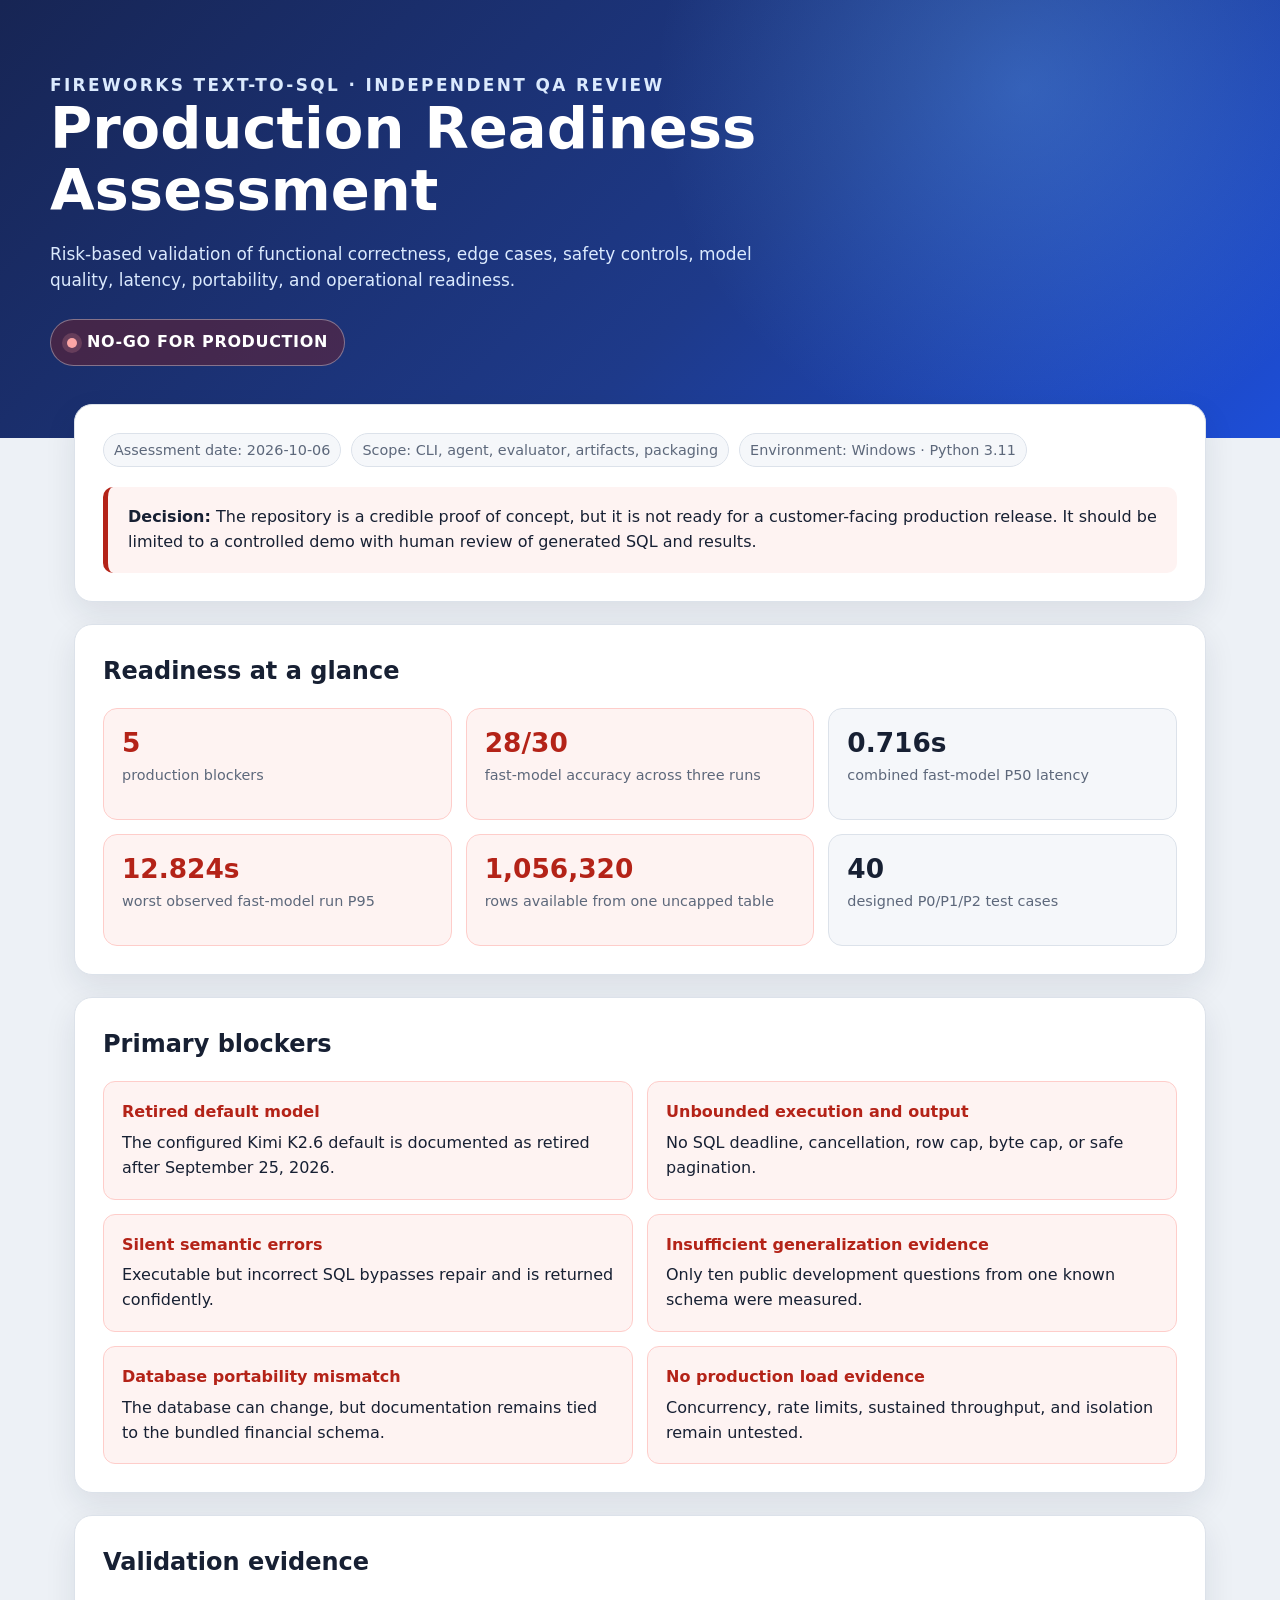
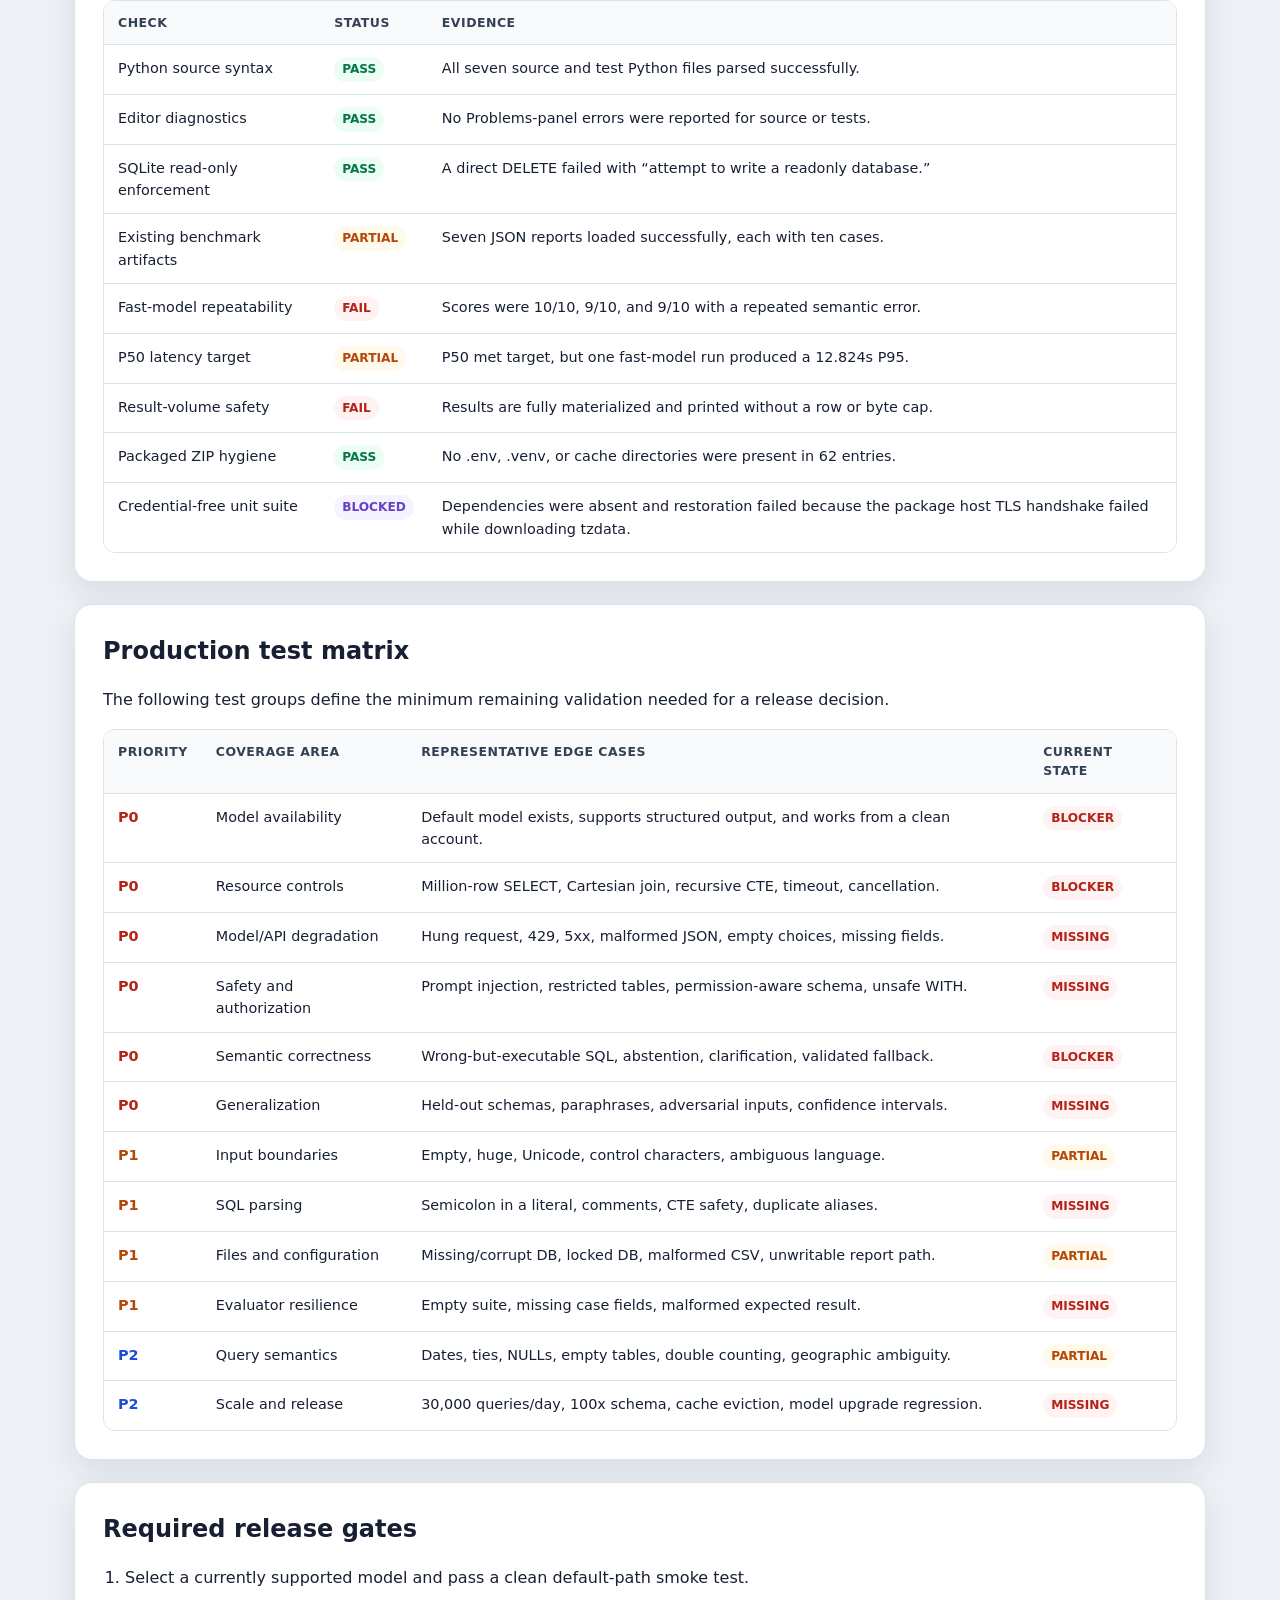
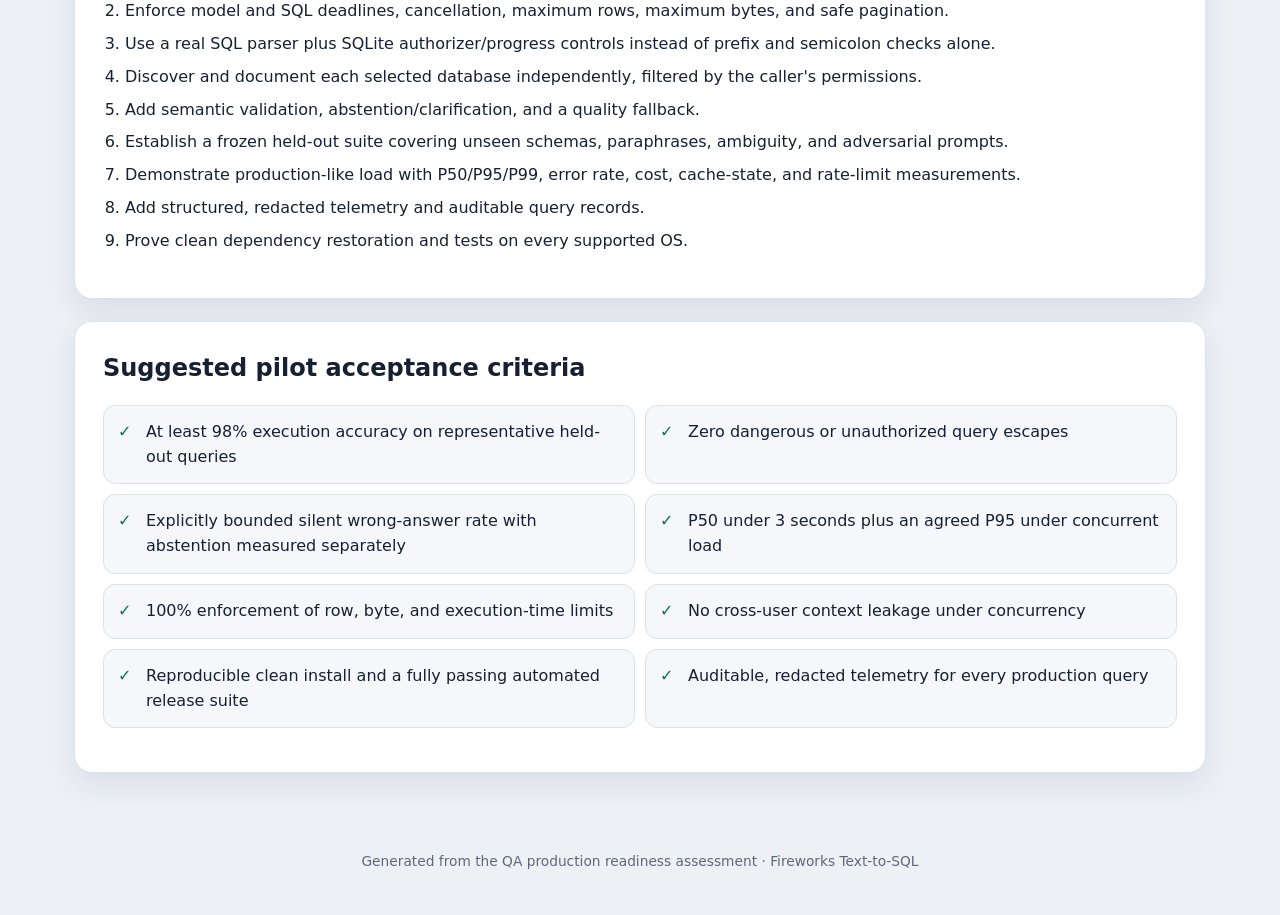
<file: QA_PRODUCTION_READINESS.html>
<!doctype html>
<html lang="en">
<head>
  <meta charset="utf-8">
  <meta name="viewport" content="width=device-width, initial-scale=1">
  <title>QA Production Readiness Assessment</title>
  <style>
    :root {
      color-scheme: light;
      --ink: #172033;
      --muted: #5d687b;
      --line: #dce2ea;
      --surface: #ffffff;
      --surface-alt: #f5f7fa;
      --danger: #b42318;
      --danger-bg: #fef3f2;
      --warning: #b54708;
      --warning-bg: #fffaeb;
      --success: #067647;
      --success-bg: #ecfdf3;
      --blocked: #6941c6;
      --blocked-bg: #f4f3ff;
      --brand: #1d4ed8;
      --shadow: 0 12px 32px rgba(23, 32, 51, 0.09);
    }

    * {
      box-sizing: border-box;
    }

    body {
      margin: 0;
      background: #edf1f6;
      color: var(--ink);
      font-family: Inter, ui-sans-serif, system-ui, -apple-system, BlinkMacSystemFont,
        "Segoe UI", sans-serif;
      line-height: 1.55;
    }

    .hero {
      color: #fff;
      background:
        radial-gradient(circle at 80% 20%, rgba(96, 165, 250, 0.35), transparent 34%),
        linear-gradient(135deg, #172554 0%, #1e3a8a 58%, #1d4ed8 100%);
      padding: 54px 24px 72px;
    }

    .hero-inner,
    main {
      width: min(1180px, 100%);
      margin: 0 auto;
    }

    .eyebrow {
      margin: 0 0 10px;
      color: #bfdbfe;
      font-size: 0.78rem;
      font-weight: 800;
      letter-spacing: 0.14em;
      text-transform: uppercase;
    }

    h1 {
      max-width: 780px;
      margin: 0;
      font-size: clamp(2rem, 5vw, 3.6rem);
      line-height: 1.08;
    }

    .hero p {
      max-width: 760px;
      margin: 18px 0 0;
      color: #dbeafe;
      font-size: 1.06rem;
    }

    .verdict {
      display: inline-flex;
      align-items: center;
      gap: 10px;
      margin-top: 26px;
      padding: 10px 16px;
      border: 1px solid rgba(255, 255, 255, 0.35);
      border-radius: 999px;
      background: rgba(127, 29, 29, 0.42);
      font-weight: 800;
      letter-spacing: 0.04em;
    }

    .verdict::before {
      width: 10px;
      height: 10px;
      border-radius: 50%;
      background: #fca5a5;
      content: "";
      box-shadow: 0 0 0 5px rgba(252, 165, 165, 0.18);
    }

    main {
      position: relative;
      margin-top: -34px;
      padding: 0 24px 56px;
    }

    .card {
      margin-bottom: 22px;
      padding: 28px;
      overflow: hidden;
      border: 1px solid var(--line);
      border-radius: 18px;
      background: var(--surface);
      box-shadow: var(--shadow);
    }

    h2 {
      margin: 0 0 18px;
      font-size: 1.5rem;
    }

    h3 {
      margin: 28px 0 12px;
      font-size: 1.08rem;
    }

    .meta {
      display: flex;
      flex-wrap: wrap;
      gap: 10px;
      margin-bottom: 20px;
      color: var(--muted);
      font-size: 0.9rem;
    }

    .pill {
      padding: 5px 10px;
      border: 1px solid var(--line);
      border-radius: 999px;
      background: var(--surface-alt);
    }

    .grid {
      display: grid;
      grid-template-columns: repeat(3, minmax(0, 1fr));
      gap: 14px;
    }

    .metric {
      min-height: 112px;
      padding: 18px;
      border: 1px solid var(--line);
      border-radius: 14px;
      background: var(--surface-alt);
    }

    .metric strong {
      display: block;
      margin-bottom: 4px;
      font-size: 1.65rem;
      line-height: 1.2;
    }

    .metric span {
      color: var(--muted);
      font-size: 0.9rem;
    }

    .metric.danger {
      border-color: #fecdca;
      background: var(--danger-bg);
    }

    .metric.danger strong {
      color: var(--danger);
    }

    .callout {
      padding: 18px 20px;
      border-left: 5px solid var(--danger);
      border-radius: 10px;
      background: var(--danger-bg);
    }

    .callout p {
      margin: 0;
    }

    ol,
    ul {
      padding-left: 22px;
    }

    li + li {
      margin-top: 8px;
    }

    .table-wrap {
      overflow-x: auto;
      border: 1px solid var(--line);
      border-radius: 12px;
    }

    table {
      width: 100%;
      border-collapse: collapse;
      background: #fff;
      font-size: 0.9rem;
    }

    th,
    td {
      padding: 12px 14px;
      border-bottom: 1px solid var(--line);
      text-align: left;
      vertical-align: top;
    }

    th {
      color: #344054;
      background: #f8fafc;
      font-size: 0.78rem;
      letter-spacing: 0.04em;
      text-transform: uppercase;
    }

    tr:last-child td {
      border-bottom: 0;
    }

    .status {
      display: inline-block;
      padding: 3px 8px;
      border-radius: 999px;
      font-size: 0.76rem;
      font-weight: 800;
      white-space: nowrap;
    }

    .pass {
      color: var(--success);
      background: var(--success-bg);
    }

    .fail {
      color: var(--danger);
      background: var(--danger-bg);
    }

    .partial {
      color: var(--warning);
      background: var(--warning-bg);
    }

    .blocked {
      color: var(--blocked);
      background: var(--blocked-bg);
    }

    .priority {
      font-weight: 800;
      white-space: nowrap;
    }

    .p0 {
      color: var(--danger);
    }

    .p1 {
      color: var(--warning);
    }

    .p2 {
      color: var(--brand);
    }

    .risk-list {
      display: grid;
      grid-template-columns: repeat(2, minmax(0, 1fr));
      gap: 14px;
      margin: 0;
      padding: 0;
      list-style: none;
    }

    .risk-list li {
      margin: 0;
      padding: 18px;
      border: 1px solid #fecdca;
      border-radius: 12px;
      background: var(--danger-bg);
    }

    .risk-list strong {
      display: block;
      margin-bottom: 6px;
      color: var(--danger);
    }

    .acceptance {
      display: grid;
      grid-template-columns: repeat(2, minmax(0, 1fr));
      gap: 10px;
      padding: 0;
      list-style: none;
    }

    .acceptance li {
      position: relative;
      margin: 0;
      padding: 14px 14px 14px 42px;
      border: 1px solid var(--line);
      border-radius: 12px;
      background: var(--surface-alt);
    }

    .acceptance li::before {
      position: absolute;
      top: 14px;
      left: 14px;
      color: var(--success);
      font-weight: 900;
      content: "✓";
    }

    footer {
      padding: 0 24px 42px;
      color: var(--muted);
      text-align: center;
      font-size: 0.86rem;
    }

    @media (max-width: 820px) {
      .grid,
      .risk-list,
      .acceptance {
        grid-template-columns: 1fr;
      }

      .card {
        padding: 20px;
      }
    }

    @media print {
      body {
        background: #fff;
      }

      .hero {
        padding-top: 28px;
      }

      main {
        margin-top: 0;
      }

      .card {
        break-inside: avoid;
        box-shadow: none;
      }
    }
  </style>
</head>
<body>
  <header class="hero">
    <div class="hero-inner">
      <p class="eyebrow">Fireworks Text-to-SQL · Independent QA Review</p>
      <h1>Production Readiness Assessment</h1>
      <p>
        Risk-based validation of functional correctness, edge cases, safety controls,
        model quality, latency, portability, and operational readiness.
      </p>
      <div class="verdict">NO-GO FOR PRODUCTION</div>
    </div>
  </header>

  <main>
    <section class="card">
      <div class="meta">
        <span class="pill">Assessment date: 2026-10-06</span>
        <span class="pill">Scope: CLI, agent, evaluator, artifacts, packaging</span>
        <span class="pill">Environment: Windows · Python 3.11</span>
      </div>
      <div class="callout">
        <p>
          <strong>Decision:</strong> The repository is a credible proof of concept,
          but it is not ready for a customer-facing production release. It should be
          limited to a controlled demo with human review of generated SQL and results.
        </p>
      </div>
    </section>

    <section class="card">
      <h2>Readiness at a glance</h2>
      <div class="grid">
        <div class="metric danger">
          <strong>5</strong>
          <span>production blockers</span>
        </div>
        <div class="metric danger">
          <strong>28/30</strong>
          <span>fast-model accuracy across three runs</span>
        </div>
        <div class="metric">
          <strong>0.716s</strong>
          <span>combined fast-model P50 latency</span>
        </div>
        <div class="metric danger">
          <strong>12.824s</strong>
          <span>worst observed fast-model run P95</span>
        </div>
        <div class="metric danger">
          <strong>1,056,320</strong>
          <span>rows available from one uncapped table</span>
        </div>
        <div class="metric">
          <strong>40</strong>
          <span>designed P0/P1/P2 test cases</span>
        </div>
      </div>
    </section>

    <section class="card">
      <h2>Primary blockers</h2>
      <ul class="risk-list">
        <li>
          <strong>Retired default model</strong>
          The configured Kimi K2.6 default is documented as retired after
          September 25, 2026.
        </li>
        <li>
          <strong>Unbounded execution and output</strong>
          No SQL deadline, cancellation, row cap, byte cap, or safe pagination.
        </li>
        <li>
          <strong>Silent semantic errors</strong>
          Executable but incorrect SQL bypasses repair and is returned confidently.
        </li>
        <li>
          <strong>Insufficient generalization evidence</strong>
          Only ten public development questions from one known schema were measured.
        </li>
        <li>
          <strong>Database portability mismatch</strong>
          The database can change, but documentation remains tied to the bundled
          financial schema.
        </li>
        <li>
          <strong>No production load evidence</strong>
          Concurrency, rate limits, sustained throughput, and isolation remain untested.
        </li>
      </ul>
    </section>

    <section class="card">
      <h2>Validation evidence</h2>
      <div class="table-wrap">
        <table>
          <thead>
            <tr>
              <th>Check</th>
              <th>Status</th>
              <th>Evidence</th>
            </tr>
          </thead>
          <tbody>
            <tr>
              <td>Python source syntax</td>
              <td><span class="status pass">PASS</span></td>
              <td>All seven source and test Python files parsed successfully.</td>
            </tr>
            <tr>
              <td>Editor diagnostics</td>
              <td><span class="status pass">PASS</span></td>
              <td>No Problems-panel errors were reported for source or tests.</td>
            </tr>
            <tr>
              <td>SQLite read-only enforcement</td>
              <td><span class="status pass">PASS</span></td>
              <td>A direct DELETE failed with “attempt to write a readonly database.”</td>
            </tr>
            <tr>
              <td>Existing benchmark artifacts</td>
              <td><span class="status partial">PARTIAL</span></td>
              <td>Seven JSON reports loaded successfully, each with ten cases.</td>
            </tr>
            <tr>
              <td>Fast-model repeatability</td>
              <td><span class="status fail">FAIL</span></td>
              <td>Scores were 10/10, 9/10, and 9/10 with a repeated semantic error.</td>
            </tr>
            <tr>
              <td>P50 latency target</td>
              <td><span class="status partial">PARTIAL</span></td>
              <td>P50 met target, but one fast-model run produced a 12.824s P95.</td>
            </tr>
            <tr>
              <td>Result-volume safety</td>
              <td><span class="status fail">FAIL</span></td>
              <td>Results are fully materialized and printed without a row or byte cap.</td>
            </tr>
            <tr>
              <td>Packaged ZIP hygiene</td>
              <td><span class="status pass">PASS</span></td>
              <td>No .env, .venv, or cache directories were present in 62 entries.</td>
            </tr>
            <tr>
              <td>Credential-free unit suite</td>
              <td><span class="status blocked">BLOCKED</span></td>
              <td>
                Dependencies were absent and restoration failed because the package
                host TLS handshake failed while downloading tzdata.
              </td>
            </tr>
          </tbody>
        </table>
      </div>
    </section>

    <section class="card">
      <h2>Production test matrix</h2>
      <p>
        The following test groups define the minimum remaining validation needed for
        a release decision.
      </p>
      <div class="table-wrap">
        <table>
          <thead>
            <tr>
              <th>Priority</th>
              <th>Coverage area</th>
              <th>Representative edge cases</th>
              <th>Current state</th>
            </tr>
          </thead>
          <tbody>
            <tr>
              <td><span class="priority p0">P0</span></td>
              <td>Model availability</td>
              <td>Default model exists, supports structured output, and works from a clean account.</td>
              <td><span class="status fail">BLOCKER</span></td>
            </tr>
            <tr>
              <td><span class="priority p0">P0</span></td>
              <td>Resource controls</td>
              <td>Million-row SELECT, Cartesian join, recursive CTE, timeout, cancellation.</td>
              <td><span class="status fail">BLOCKER</span></td>
            </tr>
            <tr>
              <td><span class="priority p0">P0</span></td>
              <td>Model/API degradation</td>
              <td>Hung request, 429, 5xx, malformed JSON, empty choices, missing fields.</td>
              <td><span class="status fail">MISSING</span></td>
            </tr>
            <tr>
              <td><span class="priority p0">P0</span></td>
              <td>Safety and authorization</td>
              <td>Prompt injection, restricted tables, permission-aware schema, unsafe WITH.</td>
              <td><span class="status fail">MISSING</span></td>
            </tr>
            <tr>
              <td><span class="priority p0">P0</span></td>
              <td>Semantic correctness</td>
              <td>Wrong-but-executable SQL, abstention, clarification, validated fallback.</td>
              <td><span class="status fail">BLOCKER</span></td>
            </tr>
            <tr>
              <td><span class="priority p0">P0</span></td>
              <td>Generalization</td>
              <td>Held-out schemas, paraphrases, adversarial inputs, confidence intervals.</td>
              <td><span class="status fail">MISSING</span></td>
            </tr>
            <tr>
              <td><span class="priority p1">P1</span></td>
              <td>Input boundaries</td>
              <td>Empty, huge, Unicode, control characters, ambiguous language.</td>
              <td><span class="status partial">PARTIAL</span></td>
            </tr>
            <tr>
              <td><span class="priority p1">P1</span></td>
              <td>SQL parsing</td>
              <td>Semicolon in a literal, comments, CTE safety, duplicate aliases.</td>
              <td><span class="status fail">MISSING</span></td>
            </tr>
            <tr>
              <td><span class="priority p1">P1</span></td>
              <td>Files and configuration</td>
              <td>Missing/corrupt DB, locked DB, malformed CSV, unwritable report path.</td>
              <td><span class="status partial">PARTIAL</span></td>
            </tr>
            <tr>
              <td><span class="priority p1">P1</span></td>
              <td>Evaluator resilience</td>
              <td>Empty suite, missing case fields, malformed expected result.</td>
              <td><span class="status fail">MISSING</span></td>
            </tr>
            <tr>
              <td><span class="priority p2">P2</span></td>
              <td>Query semantics</td>
              <td>Dates, ties, NULLs, empty tables, double counting, geographic ambiguity.</td>
              <td><span class="status partial">PARTIAL</span></td>
            </tr>
            <tr>
              <td><span class="priority p2">P2</span></td>
              <td>Scale and release</td>
              <td>30,000 queries/day, 100x schema, cache eviction, model upgrade regression.</td>
              <td><span class="status fail">MISSING</span></td>
            </tr>
          </tbody>
        </table>
      </div>
    </section>

    <section class="card">
      <h2>Required release gates</h2>
      <ol>
        <li>Select a currently supported model and pass a clean default-path smoke test.</li>
        <li>
          Enforce model and SQL deadlines, cancellation, maximum rows, maximum bytes,
          and safe pagination.
        </li>
        <li>
          Use a real SQL parser plus SQLite authorizer/progress controls instead of
          prefix and semicolon checks alone.
        </li>
        <li>
          Discover and document each selected database independently, filtered by the
          caller's permissions.
        </li>
        <li>Add semantic validation, abstention/clarification, and a quality fallback.</li>
        <li>
          Establish a frozen held-out suite covering unseen schemas, paraphrases,
          ambiguity, and adversarial prompts.
        </li>
        <li>
          Demonstrate production-like load with P50/P95/P99, error rate, cost,
          cache-state, and rate-limit measurements.
        </li>
        <li>Add structured, redacted telemetry and auditable query records.</li>
        <li>Prove clean dependency restoration and tests on every supported OS.</li>
      </ol>
    </section>

    <section class="card">
      <h2>Suggested pilot acceptance criteria</h2>
      <ul class="acceptance">
        <li>At least 98% execution accuracy on representative held-out queries</li>
        <li>Zero dangerous or unauthorized query escapes</li>
        <li>Explicitly bounded silent wrong-answer rate with abstention measured separately</li>
        <li>P50 under 3 seconds plus an agreed P95 under concurrent load</li>
        <li>100% enforcement of row, byte, and execution-time limits</li>
        <li>No cross-user context leakage under concurrency</li>
        <li>Reproducible clean install and a fully passing automated release suite</li>
        <li>Auditable, redacted telemetry for every production query</li>
      </ul>
    </section>
  </main>

  <footer>
    Generated from the QA production readiness assessment · Fireworks Text-to-SQL
  </footer>
</body>
</html>
</file>
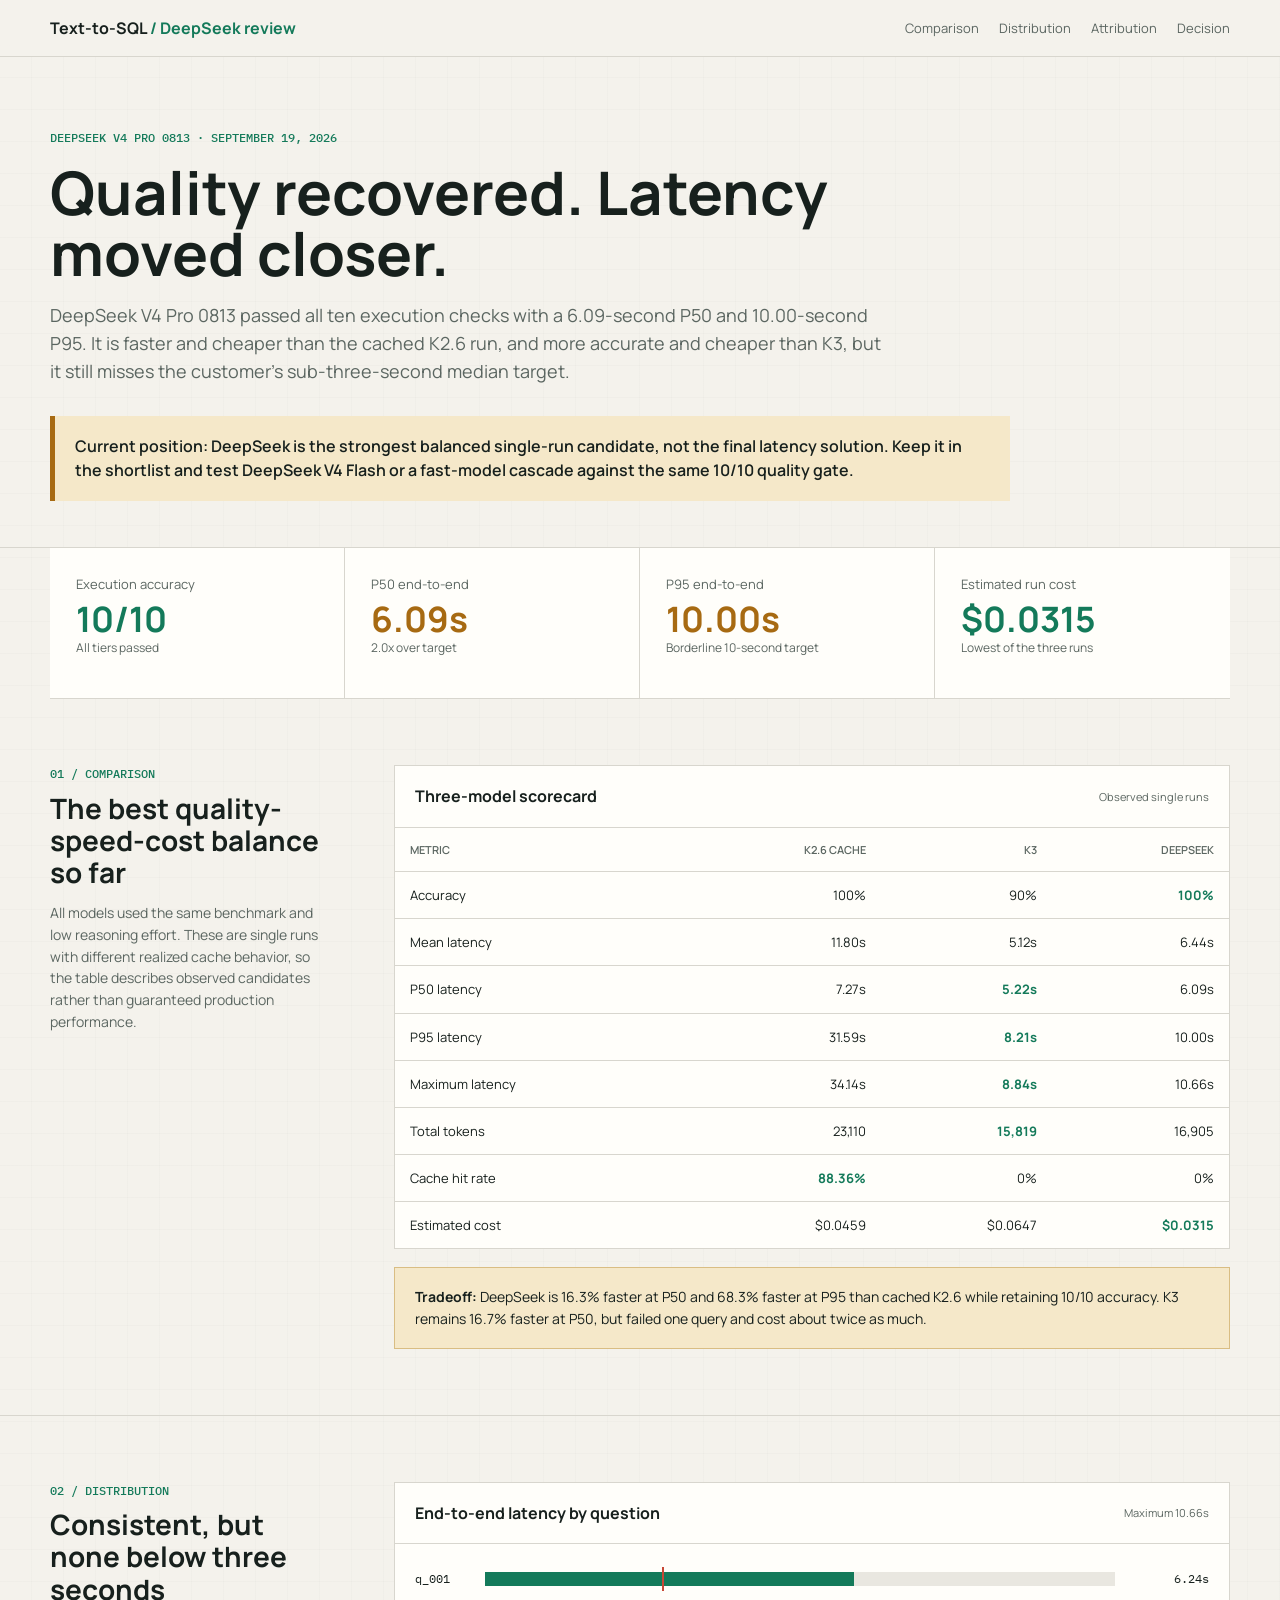
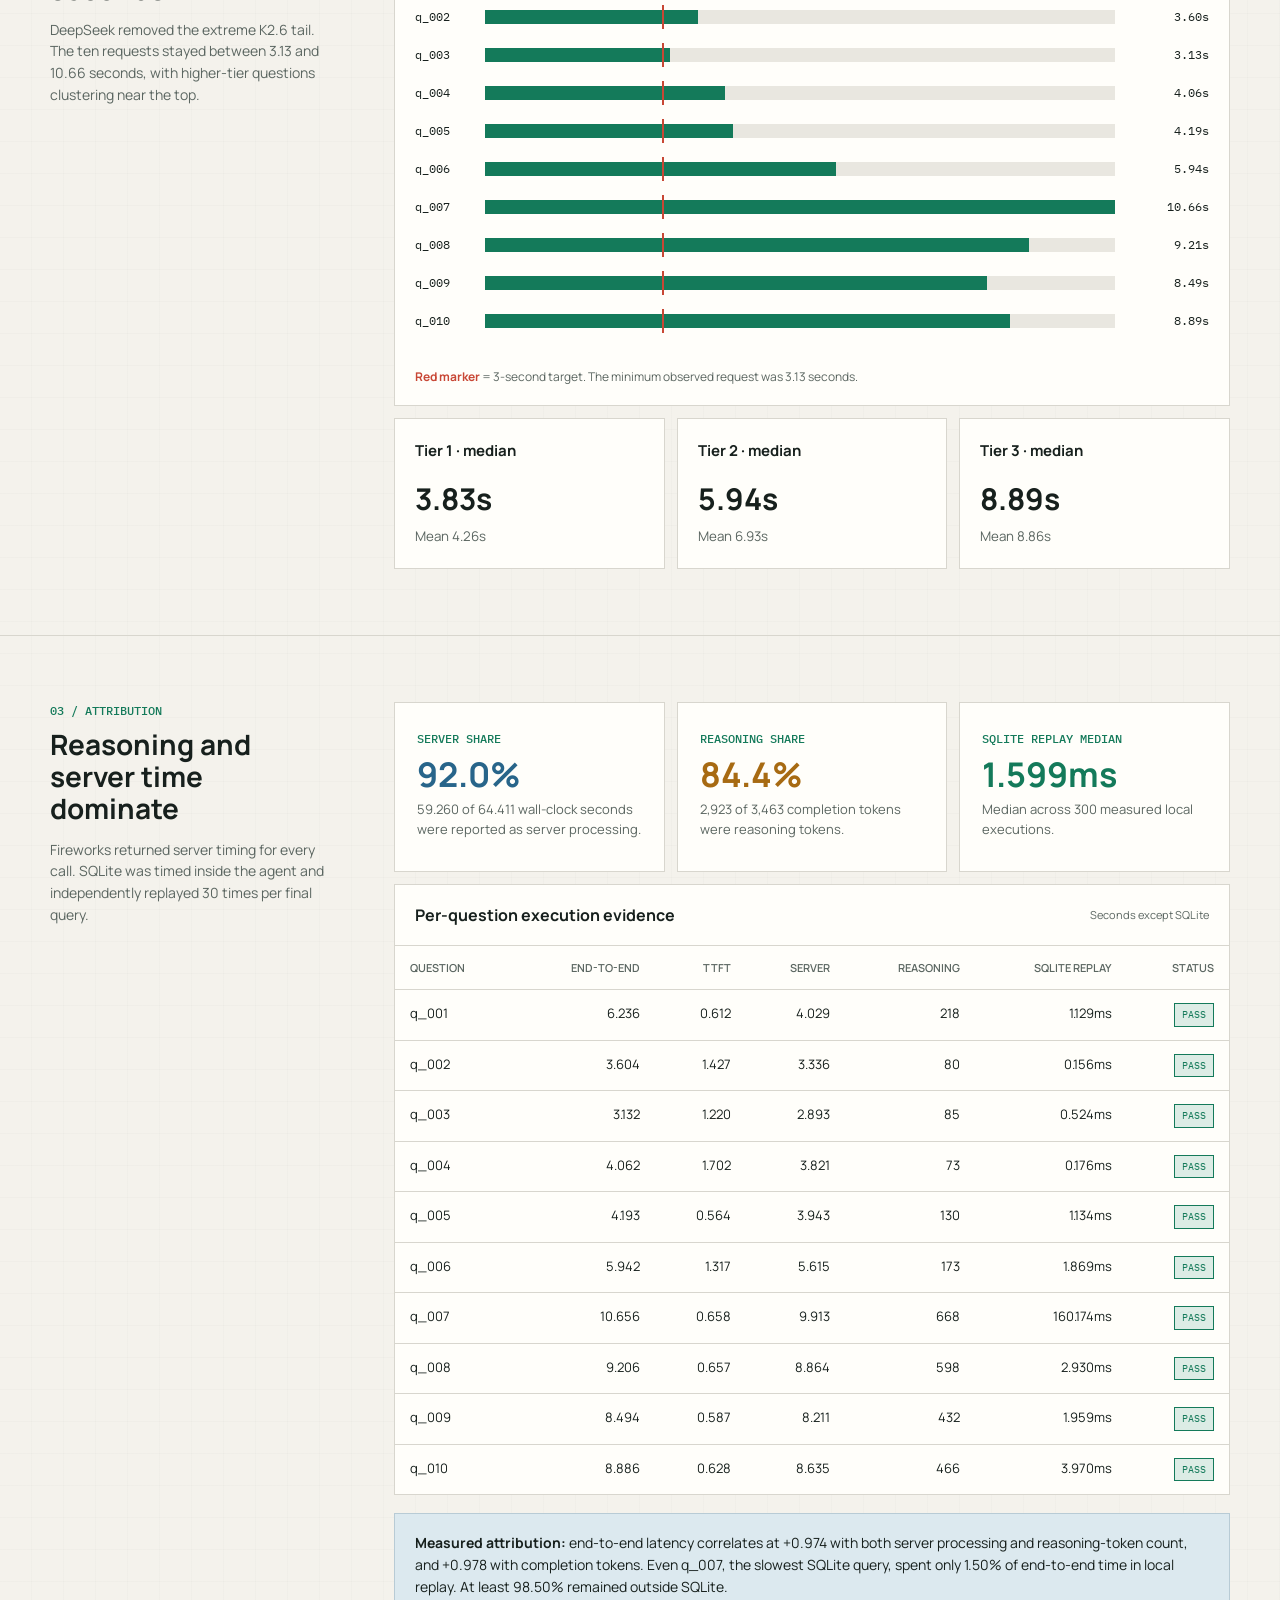
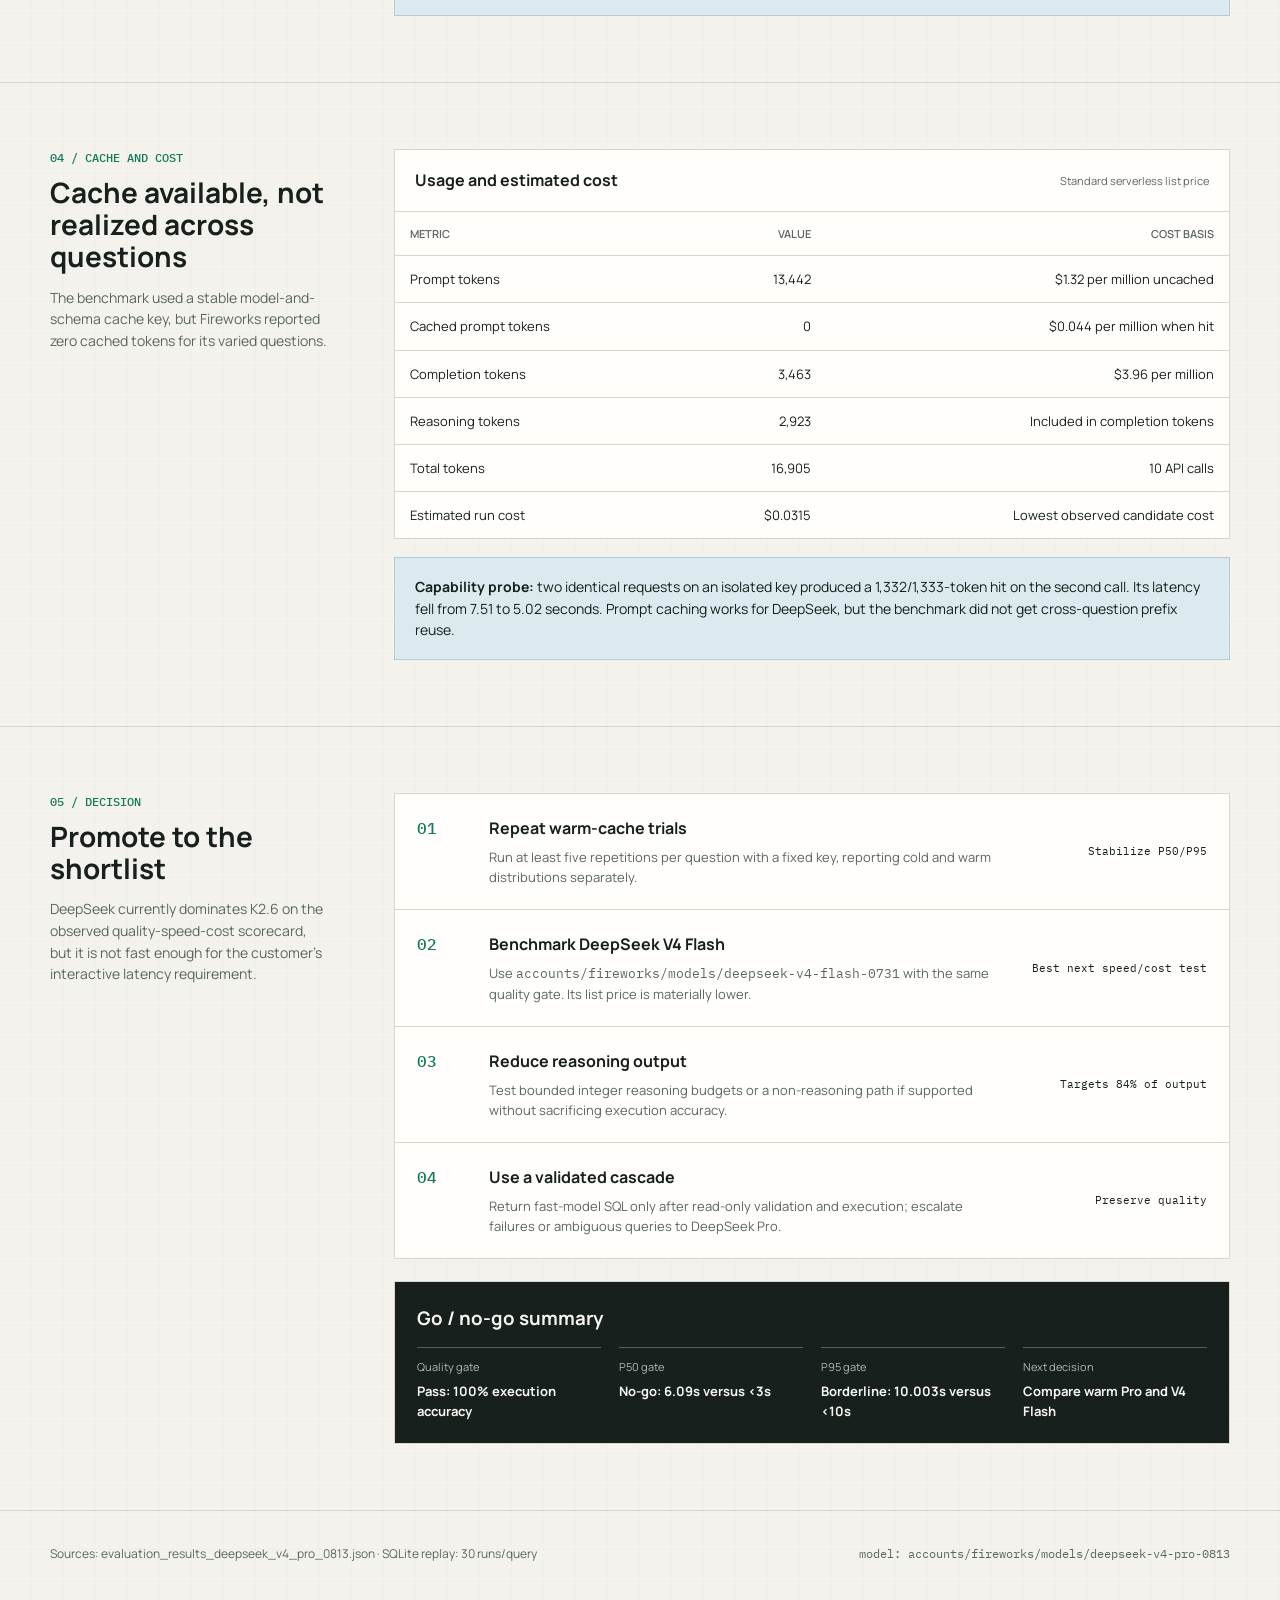
<file: results/deepseek_v4_pro_0813/latency_analysis_deepseek_v4_pro_0813.html>
<!doctype html>
<html lang="en">
<head>
  <meta charset="utf-8">
  <meta name="viewport" content="width=device-width, initial-scale=1">
  <title>DeepSeek V4 Pro 0813 Text-to-SQL Evaluation</title>
  <meta name="description" content="Quality, latency, reasoning, server, cache, SQLite, and cost analysis for DeepSeek V4 Pro 0813 on Fireworks.">
  <link rel="preconnect" href="https://fonts.googleapis.com">
  <link rel="preconnect" href="https://fonts.gstatic.com" crossorigin>
  <link href="https://fonts.googleapis.com/css2?family=IBM+Plex+Mono:wght@400;500&family=Manrope:wght@400;500;600;700&display=swap" rel="stylesheet">
  <style>
    :root {
      --ink: #17201d;
      --muted: #5b6661;
      --paper: #f4f2ec;
      --surface: #fffefa;
      --line: #d8d6ce;
      --green: #147a5a;
      --green-soft: #dcece5;
      --red: #c84735;
      --red-soft: #f6dfd9;
      --amber: #a76a12;
      --amber-soft: #f5e8c9;
      --blue: #28658a;
      --blue-soft: #dce9ef;
      --max: 1180px;
    }

    * { box-sizing: border-box; }
    html { scroll-behavior: smooth; }
    body {
      margin: 0;
      color: var(--ink);
      background-color: var(--paper);
      background-image:
        repeating-linear-gradient(0deg, transparent 0, transparent 31px, rgba(23, 32, 29, .035) 32px),
        repeating-linear-gradient(90deg, transparent 0, transparent 31px, rgba(23, 32, 29, .035) 32px);
      font-family: "Manrope", sans-serif;
      line-height: 1.55;
    }

    a { color: inherit; }
    .shell { width: min(calc(100% - 40px), var(--max)); margin: 0 auto; }
    .mono, .eyebrow { font-family: "IBM Plex Mono", monospace; letter-spacing: 0; }

    .topbar {
      position: sticky;
      top: 0;
      z-index: 10;
      border-bottom: 1px solid var(--line);
      background: rgba(244, 242, 236, .94);
      backdrop-filter: blur(12px);
    }
    .topbar .shell { min-height: 56px; display: flex; align-items: center; justify-content: space-between; gap: 24px; }
    .brand { font-weight: 700; }
    .brand span { color: var(--green); }
    nav { display: flex; gap: 20px; color: var(--muted); font-size: 13px; }
    nav a { text-decoration: none; }
    nav a:hover { color: var(--ink); }

    header { padding: 72px 0 46px; border-bottom: 1px solid var(--line); }
    .eyebrow { color: var(--green); font-size: 12px; font-weight: 500; text-transform: uppercase; }
    h1 { max-width: 940px; margin: 14px 0 18px; font-size: 60px; line-height: 1.02; letter-spacing: 0; }
    .lede { max-width: 840px; margin: 0; color: var(--muted); font-size: 18px; }
    .verdict { max-width: 960px; margin-top: 30px; padding: 18px 20px; border-left: 5px solid var(--amber); background: var(--amber-soft); font-weight: 600; }

    .metrics { display: grid; grid-template-columns: repeat(4, 1fr); border-bottom: 1px solid var(--line); background: var(--surface); }
    .metric { min-height: 150px; padding: 26px; border-right: 1px solid var(--line); }
    .metric:last-child { border-right: 0; }
    .metric-label { color: var(--muted); font-size: 13px; }
    .metric-value { margin: 8px 0 2px; font-size: 35px; line-height: 1; font-weight: 700; }
    .metric-note { color: var(--muted); font-size: 12px; }
    .good { color: var(--green); }
    .bad { color: var(--red); }
    .mixed { color: var(--amber); }
    .blue { color: var(--blue); }

    main section { padding: 66px 0; border-bottom: 1px solid var(--line); }
    .section-grid { display: grid; grid-template-columns: 280px minmax(0, 1fr); gap: 64px; }
    .section-grid > *, .signal-grid > * { min-width: 0; }
    .section-intro h2 { margin: 8px 0 14px; font-size: 28px; line-height: 1.15; }
    .section-intro p { margin: 0; color: var(--muted); font-size: 14px; }

    .panel { border: 1px solid var(--line); background: var(--surface); }
    .panel-head { padding: 18px 20px; border-bottom: 1px solid var(--line); display: flex; justify-content: space-between; align-items: center; gap: 12px; }
    .panel-head h3 { margin: 0; font-size: 16px; }
    .panel-note { color: var(--muted); font-size: 11px; }
    .evidence-wrap { overflow-x: auto; }
    table { width: 100%; min-width: 700px; border-collapse: collapse; font-size: 13px; }
    th, td { padding: 13px 15px; border-bottom: 1px solid var(--line); text-align: right; vertical-align: top; }
    th:first-child, td:first-child { text-align: left; }
    th { color: var(--muted); font-size: 11px; text-transform: uppercase; font-weight: 600; }
    tr:last-child td { border-bottom: 0; }
    .delta-good { color: var(--green); font-weight: 700; }
    .delta-bad { color: var(--red); font-weight: 700; }

    .callout { margin-top: 18px; padding: 18px 20px; border: 1px solid #b8cbd5; background: var(--blue-soft); font-size: 14px; }
    .callout.warning { border-color: #d9bd83; background: var(--amber-soft); }

    .bars { padding: 16px 20px 20px; }
    .bar-row { display: grid; grid-template-columns: 58px minmax(0, 1fr) 82px; gap: 12px; align-items: center; min-height: 38px; }
    .bar-label, .bar-value { font-family: "IBM Plex Mono", monospace; font-size: 12px; }
    .bar-value { text-align: right; }
    .track { position: relative; height: 14px; background: #e9e7e0; overflow: visible; }
    .latency-track::after { content: ""; position: absolute; top: -5px; bottom: -5px; left: 28.15%; width: 2px; background: var(--red); }
    .fill { height: 100%; min-width: 2px; background: var(--green); transform-origin: left; animation: grow .8s ease-out both; }
    @keyframes grow { from { transform: scaleX(0); } }
    .chart-note { margin: 8px 20px 18px; color: var(--muted); font-size: 12px; }
    .target-line { color: var(--red); font-weight: 700; }

    .tier-grid { display: grid; grid-template-columns: repeat(3, 1fr); gap: 12px; margin-top: 12px; }
    .tier { padding: 20px; border: 1px solid var(--line); background: var(--surface); }
    .tier h3 { margin: 0 0 14px; font-size: 15px; }
    .tier-value { font-size: 30px; font-weight: 700; }
    .tier small { color: var(--muted); }

    .signal-grid { display: grid; grid-template-columns: repeat(3, 1fr); gap: 12px; }
    .signal { min-height: 170px; padding: 22px; border: 1px solid var(--line); background: var(--surface); }
    .signal strong { display: block; margin: 8px 0; font-size: 34px; line-height: 1; }
    .signal p { margin: 0; color: var(--muted); font-size: 13px; }

    .tag { display: inline-block; padding: 3px 7px; border: 1px solid currentColor; color: var(--green); background: var(--green-soft); font-family: "IBM Plex Mono", monospace; font-size: 10px; text-transform: uppercase; }

    .steps { counter-reset: step; display: grid; gap: 1px; border: 1px solid var(--line); background: var(--line); }
    .step { counter-increment: step; display: grid; grid-template-columns: 52px minmax(0, 1fr) 180px; gap: 20px; padding: 22px; background: var(--surface); }
    .step::before { content: counter(step, decimal-leading-zero); color: var(--green); font-family: "IBM Plex Mono", monospace; font-weight: 500; }
    .step h3 { margin: 0 0 6px; font-size: 16px; }
    .step p { margin: 0; color: var(--muted); font-size: 13px; }
    .step-impact { align-self: center; text-align: right; font-family: "IBM Plex Mono", monospace; font-size: 11px; }

    .decision { margin-top: 22px; padding: 22px; border: 1px solid var(--line); background: var(--ink); color: #f7f5ef; }
    .decision h3 { margin: 0 0 14px; }
    .decision-grid { display: grid; grid-template-columns: repeat(4, 1fr); gap: 18px; }
    .decision-grid div { border-top: 1px solid #52605a; padding-top: 10px; }
    .decision-grid span { display: block; color: #aeb8b3; font-size: 11px; }
    .decision-grid strong { display: block; margin-top: 5px; font-size: 13px; }

    footer { padding: 34px 0 50px; color: var(--muted); font-size: 12px; }
    footer .shell { display: flex; justify-content: space-between; gap: 20px; }

    @media (max-width: 900px) {
      nav { display: none; }
      h1 { font-size: 48px; }
      .metrics { grid-template-columns: 1fr 1fr; }
      .metric:nth-child(2) { border-right: 0; }
      .metric:nth-child(-n+2) { border-bottom: 1px solid var(--line); }
      .section-grid { grid-template-columns: 1fr; gap: 26px; }
      .signal-grid, .tier-grid { grid-template-columns: 1fr; }
      .decision-grid { grid-template-columns: 1fr 1fr; }
    }

    @media (max-width: 600px) {
      .shell { width: auto; max-width: none; margin-left: 12px; margin-right: 12px; }
      header { padding-top: 48px; }
      h1 { font-size: 38px; }
      .metrics { grid-template-columns: 1fr; }
      .metric { border-right: 0; border-bottom: 1px solid var(--line); }
      .metric:last-child { border-bottom: 0; }
      .bar-row { grid-template-columns: 48px minmax(0, 1fr) 62px; gap: 8px; }
      .step { grid-template-columns: 40px minmax(0, 1fr); }
      .step-impact { grid-column: 2; text-align: left; }
      .decision-grid { grid-template-columns: 1fr; }
      footer .shell { display: block; }
    }

    @media (prefers-reduced-motion: reduce) {
      html { scroll-behavior: auto; }
      .fill { animation: none; }
    }
  </style>
</head>
<body>
  <div class="topbar">
    <div class="shell">
      <div class="brand">Text-to-SQL <span>/ DeepSeek review</span></div>
      <nav aria-label="Report sections">
        <a href="#comparison">Comparison</a>
        <a href="#distribution">Distribution</a>
        <a href="#attribution">Attribution</a>
        <a href="#decision">Decision</a>
      </nav>
    </div>
  </div>

  <header>
    <div class="shell">
      <div class="eyebrow">DeepSeek V4 Pro 0813 &middot; September 19, 2026</div>
      <h1>Quality recovered. Latency moved closer.</h1>
      <p class="lede">DeepSeek V4 Pro 0813 passed all ten execution checks with a 6.09-second P50 and 10.00-second P95. It is faster and cheaper than the cached K2.6 run, and more accurate and cheaper than K3, but it still misses the customer's sub-three-second median target.</p>
      <div class="verdict">Current position: DeepSeek is the strongest balanced single-run candidate, not the final latency solution. Keep it in the shortlist and test DeepSeek V4 Flash or a fast-model cascade against the same 10/10 quality gate.</div>
    </div>
  </header>

  <div class="shell metrics" aria-label="DeepSeek benchmark metrics">
    <div class="metric"><div class="metric-label">Execution accuracy</div><div class="metric-value good">10/10</div><div class="metric-note">All tiers passed</div></div>
    <div class="metric"><div class="metric-label">P50 end-to-end</div><div class="metric-value mixed">6.09s</div><div class="metric-note">2.0x over target</div></div>
    <div class="metric"><div class="metric-label">P95 end-to-end</div><div class="metric-value mixed">10.00s</div><div class="metric-note">Borderline 10-second target</div></div>
    <div class="metric"><div class="metric-label">Estimated run cost</div><div class="metric-value good">$0.0315</div><div class="metric-note">Lowest of the three runs</div></div>
  </div>

  <main>
    <section id="comparison">
      <div class="shell section-grid">
        <div class="section-intro">
          <div class="eyebrow">01 / Comparison</div>
          <h2>The best quality-speed-cost balance so far</h2>
          <p>All models used the same benchmark and low reasoning effort. These are single runs with different realized cache behavior, so the table describes observed candidates rather than guaranteed production performance.</p>
        </div>
        <div>
          <div class="panel">
            <div class="panel-head"><h3>Three-model scorecard</h3><span class="panel-note">Observed single runs</span></div>
            <div class="evidence-wrap">
              <table>
                <thead><tr><th>Metric</th><th>K2.6 cache</th><th>K3</th><th>DeepSeek</th></tr></thead>
                <tbody>
                  <tr><td>Accuracy</td><td>100%</td><td>90%</td><td class="delta-good">100%</td></tr>
                  <tr><td>Mean latency</td><td>11.80s</td><td>5.12s</td><td>6.44s</td></tr>
                  <tr><td>P50 latency</td><td>7.27s</td><td class="delta-good">5.22s</td><td>6.09s</td></tr>
                  <tr><td>P95 latency</td><td>31.59s</td><td class="delta-good">8.21s</td><td>10.00s</td></tr>
                  <tr><td>Maximum latency</td><td>34.14s</td><td class="delta-good">8.84s</td><td>10.66s</td></tr>
                  <tr><td>Total tokens</td><td>23,110</td><td class="delta-good">15,819</td><td>16,905</td></tr>
                  <tr><td>Cache hit rate</td><td class="delta-good">88.36%</td><td>0%</td><td>0%</td></tr>
                  <tr><td>Estimated cost</td><td>$0.0459</td><td>$0.0647</td><td class="delta-good">$0.0315</td></tr>
                </tbody>
              </table>
            </div>
          </div>
          <div class="callout warning"><strong>Tradeoff:</strong> DeepSeek is 16.3% faster at P50 and 68.3% faster at P95 than cached K2.6 while retaining 10/10 accuracy. K3 remains 16.7% faster at P50, but failed one query and cost about twice as much.</div>
        </div>
      </div>
    </section>

    <section id="distribution">
      <div class="shell section-grid">
        <div class="section-intro">
          <div class="eyebrow">02 / Distribution</div>
          <h2>Consistent, but none below three seconds</h2>
          <p>DeepSeek removed the extreme K2.6 tail. The ten requests stayed between 3.13 and 10.66 seconds, with higher-tier questions clustering near the top.</p>
        </div>
        <div>
          <div class="panel">
            <div class="panel-head"><h3>End-to-end latency by question</h3><span class="panel-note">Maximum 10.66s</span></div>
            <div class="bars">
              <div class="bar-row"><div class="bar-label">q_001</div><div class="track latency-track"><div class="fill" style="width:58.52%"></div></div><div class="bar-value">6.24s</div></div>
              <div class="bar-row"><div class="bar-label">q_002</div><div class="track latency-track"><div class="fill" style="width:33.82%"></div></div><div class="bar-value">3.60s</div></div>
              <div class="bar-row"><div class="bar-label">q_003</div><div class="track latency-track"><div class="fill" style="width:29.39%"></div></div><div class="bar-value">3.13s</div></div>
              <div class="bar-row"><div class="bar-label">q_004</div><div class="track latency-track"><div class="fill" style="width:38.12%"></div></div><div class="bar-value">4.06s</div></div>
              <div class="bar-row"><div class="bar-label">q_005</div><div class="track latency-track"><div class="fill" style="width:39.35%"></div></div><div class="bar-value">4.19s</div></div>
              <div class="bar-row"><div class="bar-label">q_006</div><div class="track latency-track"><div class="fill" style="width:55.76%"></div></div><div class="bar-value">5.94s</div></div>
              <div class="bar-row"><div class="bar-label">q_007</div><div class="track latency-track"><div class="fill" style="width:100%"></div></div><div class="bar-value">10.66s</div></div>
              <div class="bar-row"><div class="bar-label">q_008</div><div class="track latency-track"><div class="fill" style="width:86.39%"></div></div><div class="bar-value">9.21s</div></div>
              <div class="bar-row"><div class="bar-label">q_009</div><div class="track latency-track"><div class="fill" style="width:79.71%"></div></div><div class="bar-value">8.49s</div></div>
              <div class="bar-row"><div class="bar-label">q_010</div><div class="track latency-track"><div class="fill" style="width:83.39%"></div></div><div class="bar-value">8.89s</div></div>
            </div>
            <div class="chart-note"><span class="target-line">Red marker</span> = 3-second target. The minimum observed request was 3.13 seconds.</div>
          </div>
          <div class="tier-grid">
            <div class="tier"><h3>Tier 1 &middot; median</h3><div class="tier-value">3.83s</div><small>Mean 4.26s</small></div>
            <div class="tier"><h3>Tier 2 &middot; median</h3><div class="tier-value">5.94s</div><small>Mean 6.93s</small></div>
            <div class="tier"><h3>Tier 3 &middot; median</h3><div class="tier-value">8.89s</div><small>Mean 8.86s</small></div>
          </div>
        </div>
      </div>
    </section>

    <section id="attribution">
      <div class="shell section-grid">
        <div class="section-intro">
          <div class="eyebrow">03 / Attribution</div>
          <h2>Reasoning and server time dominate</h2>
          <p>Fireworks returned server timing for every call. SQLite was timed inside the agent and independently replayed 30 times per final query.</p>
        </div>
        <div>
          <div class="signal-grid">
            <div class="signal"><span class="eyebrow">Server share</span><strong class="blue">92.0%</strong><p>59.260 of 64.411 wall-clock seconds were reported as server processing.</p></div>
            <div class="signal"><span class="eyebrow">Reasoning share</span><strong class="mixed">84.4%</strong><p>2,923 of 3,463 completion tokens were reasoning tokens.</p></div>
            <div class="signal"><span class="eyebrow">SQLite replay median</span><strong class="good">1.599ms</strong><p>Median across 300 measured local executions.</p></div>
          </div>

          <div class="panel" style="margin-top:12px">
            <div class="panel-head"><h3>Per-question execution evidence</h3><span class="panel-note">Seconds except SQLite</span></div>
            <div class="evidence-wrap">
              <table>
                <thead><tr><th>Question</th><th>End-to-end</th><th>TTFT</th><th>Server</th><th>Reasoning</th><th>SQLite replay</th><th>Status</th></tr></thead>
                <tbody>
                  <tr><td>q_001</td><td>6.236</td><td>0.612</td><td>4.029</td><td>218</td><td>1.129ms</td><td><span class="tag">Pass</span></td></tr>
                  <tr><td>q_002</td><td>3.604</td><td>1.427</td><td>3.336</td><td>80</td><td>0.156ms</td><td><span class="tag">Pass</span></td></tr>
                  <tr><td>q_003</td><td>3.132</td><td>1.220</td><td>2.893</td><td>85</td><td>0.524ms</td><td><span class="tag">Pass</span></td></tr>
                  <tr><td>q_004</td><td>4.062</td><td>1.702</td><td>3.821</td><td>73</td><td>0.176ms</td><td><span class="tag">Pass</span></td></tr>
                  <tr><td>q_005</td><td>4.193</td><td>0.564</td><td>3.943</td><td>130</td><td>1.134ms</td><td><span class="tag">Pass</span></td></tr>
                  <tr><td>q_006</td><td>5.942</td><td>1.317</td><td>5.615</td><td>173</td><td>1.869ms</td><td><span class="tag">Pass</span></td></tr>
                  <tr><td>q_007</td><td>10.656</td><td>0.658</td><td>9.913</td><td>668</td><td>160.174ms</td><td><span class="tag">Pass</span></td></tr>
                  <tr><td>q_008</td><td>9.206</td><td>0.657</td><td>8.864</td><td>598</td><td>2.930ms</td><td><span class="tag">Pass</span></td></tr>
                  <tr><td>q_009</td><td>8.494</td><td>0.587</td><td>8.211</td><td>432</td><td>1.959ms</td><td><span class="tag">Pass</span></td></tr>
                  <tr><td>q_010</td><td>8.886</td><td>0.628</td><td>8.635</td><td>466</td><td>3.970ms</td><td><span class="tag">Pass</span></td></tr>
                </tbody>
              </table>
            </div>
          </div>

          <div class="callout"><strong>Measured attribution:</strong> end-to-end latency correlates at +0.974 with both server processing and reasoning-token count, and +0.978 with completion tokens. Even q_007, the slowest SQLite query, spent only 1.50% of end-to-end time in local replay. At least 98.50% remained outside SQLite.</div>
        </div>
      </div>
    </section>

    <section>
      <div class="shell section-grid">
        <div class="section-intro">
          <div class="eyebrow">04 / Cache and cost</div>
          <h2>Cache available, not realized across questions</h2>
          <p>The benchmark used a stable model-and-schema cache key, but Fireworks reported zero cached tokens for its varied questions.</p>
        </div>
        <div>
          <div class="panel">
            <div class="panel-head"><h3>Usage and estimated cost</h3><span class="panel-note">Standard serverless list price</span></div>
            <div class="evidence-wrap">
              <table>
                <thead><tr><th>Metric</th><th>Value</th><th>Cost basis</th></tr></thead>
                <tbody>
                  <tr><td>Prompt tokens</td><td>13,442</td><td>$1.32 per million uncached</td></tr>
                  <tr><td>Cached prompt tokens</td><td>0</td><td>$0.044 per million when hit</td></tr>
                  <tr><td>Completion tokens</td><td>3,463</td><td>$3.96 per million</td></tr>
                  <tr><td>Reasoning tokens</td><td>2,923</td><td>Included in completion tokens</td></tr>
                  <tr><td>Total tokens</td><td>16,905</td><td>10 API calls</td></tr>
                  <tr><td>Estimated run cost</td><td>$0.0315</td><td>Lowest observed candidate cost</td></tr>
                </tbody>
              </table>
            </div>
          </div>
          <div class="callout"><strong>Capability probe:</strong> two identical requests on an isolated key produced a 1,332/1,333-token hit on the second call. Its latency fell from 7.51 to 5.02 seconds. Prompt caching works for DeepSeek, but the benchmark did not get cross-question prefix reuse.</div>
        </div>
      </div>
    </section>

    <section id="decision">
      <div class="shell section-grid">
        <div class="section-intro">
          <div class="eyebrow">05 / Decision</div>
          <h2>Promote to the shortlist</h2>
          <p>DeepSeek currently dominates K2.6 on the observed quality-speed-cost scorecard, but it is not fast enough for the customer's interactive latency requirement.</p>
        </div>
        <div>
          <div class="steps">
            <div class="step"><div><h3>Repeat warm-cache trials</h3><p>Run at least five repetitions per question with a fixed key, reporting cold and warm distributions separately.</p></div><div class="step-impact">Stabilize P50/P95</div></div>
            <div class="step"><div><h3>Benchmark DeepSeek V4 Flash</h3><p>Use <span class="mono">accounts/fireworks/models/deepseek-v4-flash-0731</span> with the same quality gate. Its list price is materially lower.</p></div><div class="step-impact">Best next speed/cost test</div></div>
            <div class="step"><div><h3>Reduce reasoning output</h3><p>Test bounded integer reasoning budgets or a non-reasoning path if supported without sacrificing execution accuracy.</p></div><div class="step-impact">Targets 84% of output</div></div>
            <div class="step"><div><h3>Use a validated cascade</h3><p>Return fast-model SQL only after read-only validation and execution; escalate failures or ambiguous queries to DeepSeek Pro.</p></div><div class="step-impact">Preserve quality</div></div>
          </div>

          <div class="decision">
            <h3>Go / no-go summary</h3>
            <div class="decision-grid">
              <div><span>Quality gate</span><strong>Pass: 100% execution accuracy</strong></div>
              <div><span>P50 gate</span><strong>No-go: 6.09s versus &lt;3s</strong></div>
              <div><span>P95 gate</span><strong>Borderline: 10.003s versus &lt;10s</strong></div>
              <div><span>Next decision</span><strong>Compare warm Pro and V4 Flash</strong></div>
            </div>
          </div>
        </div>
      </div>
    </section>
  </main>

  <footer>
    <div class="shell">
      <span>Sources: evaluation_results_deepseek_v4_pro_0813.json &middot; SQLite replay: 30 runs/query</span>
      <span class="mono">model: accounts/fireworks/models/deepseek-v4-pro-0813</span>
    </div>
  </footer>
</body>
</html>
</file>
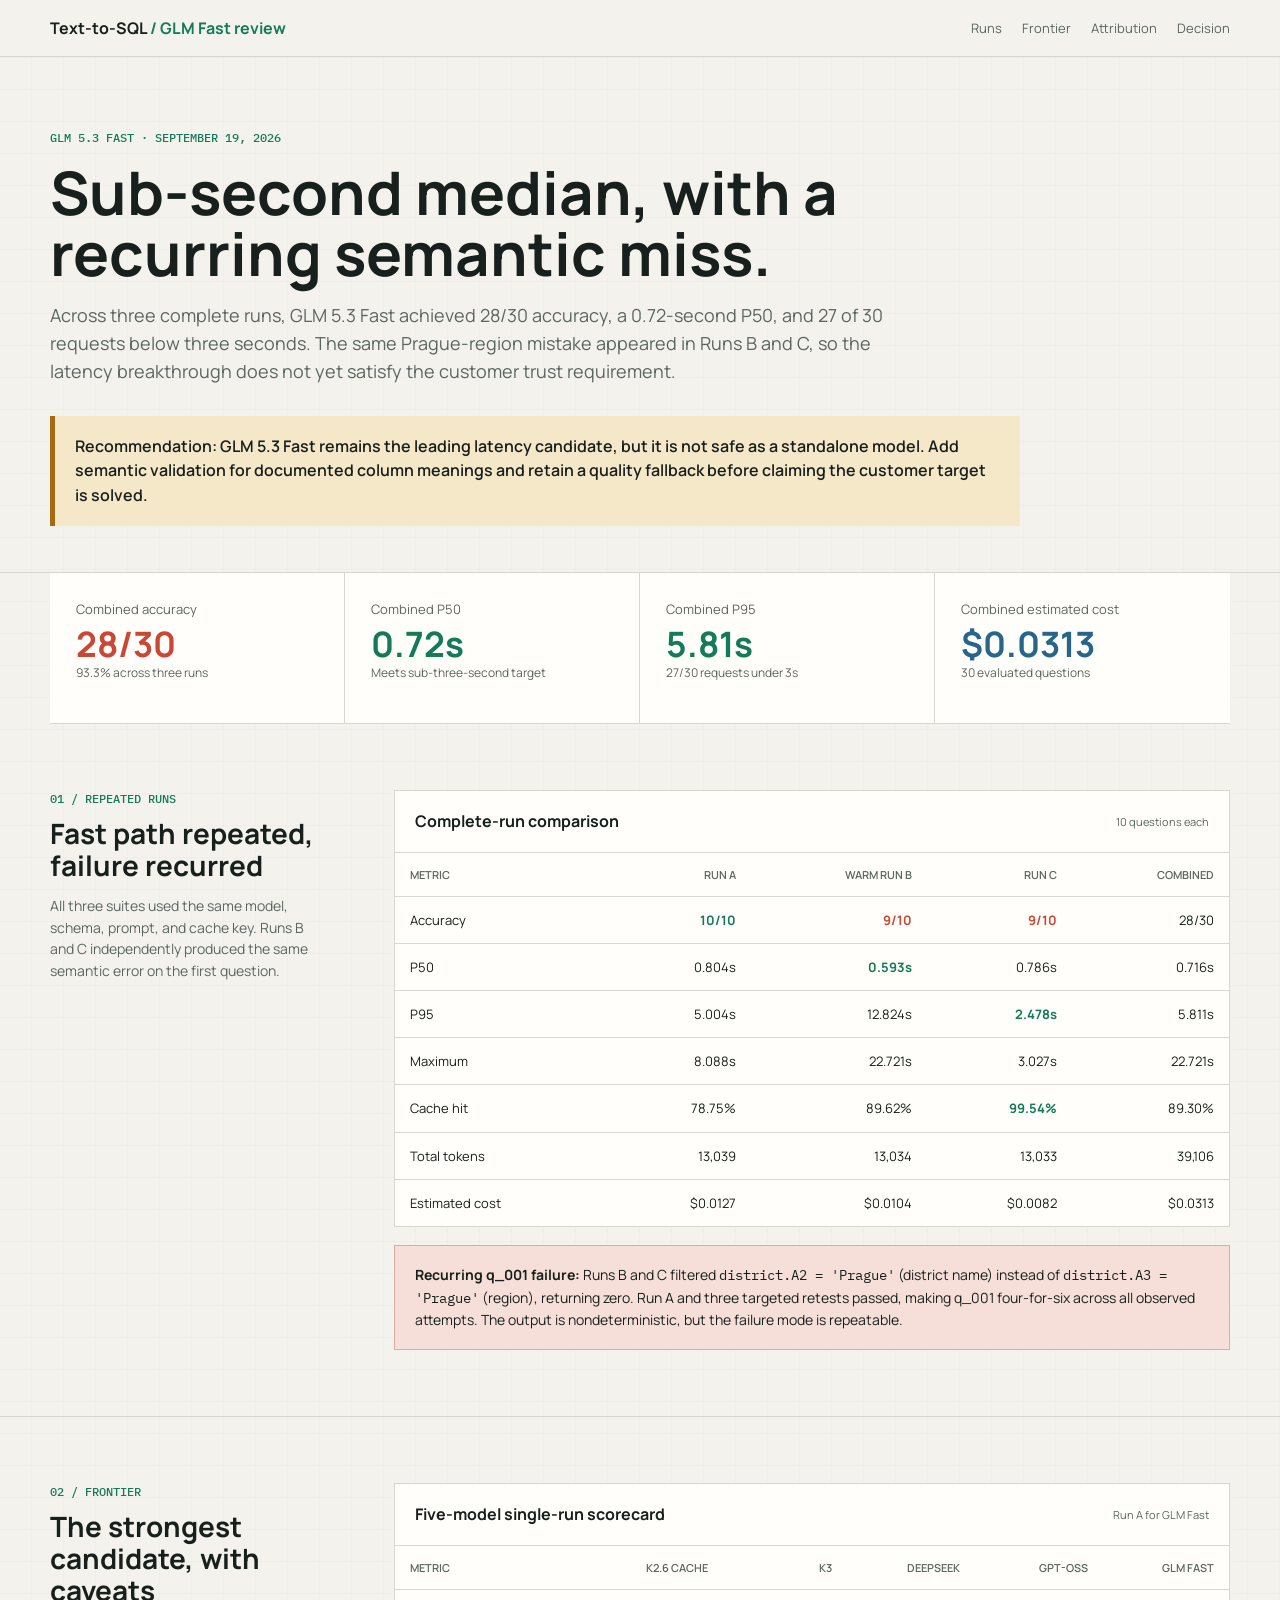
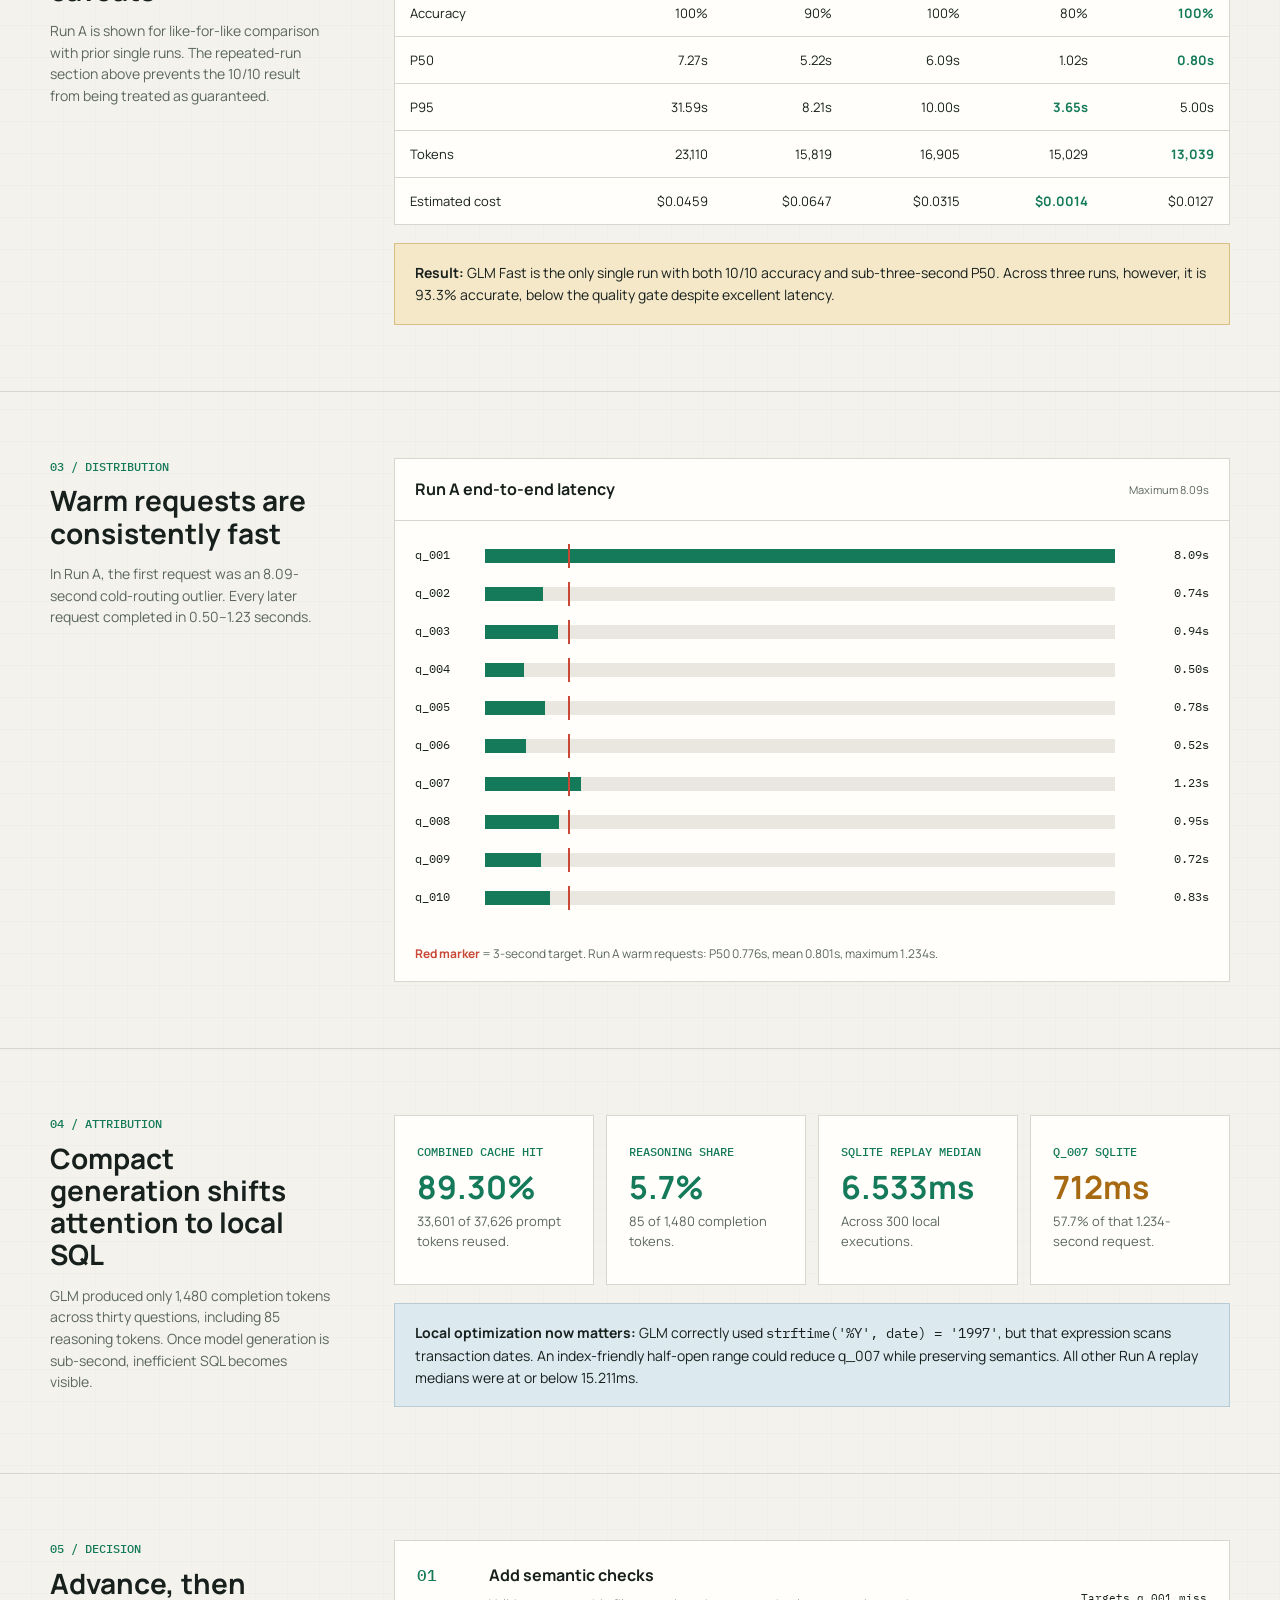
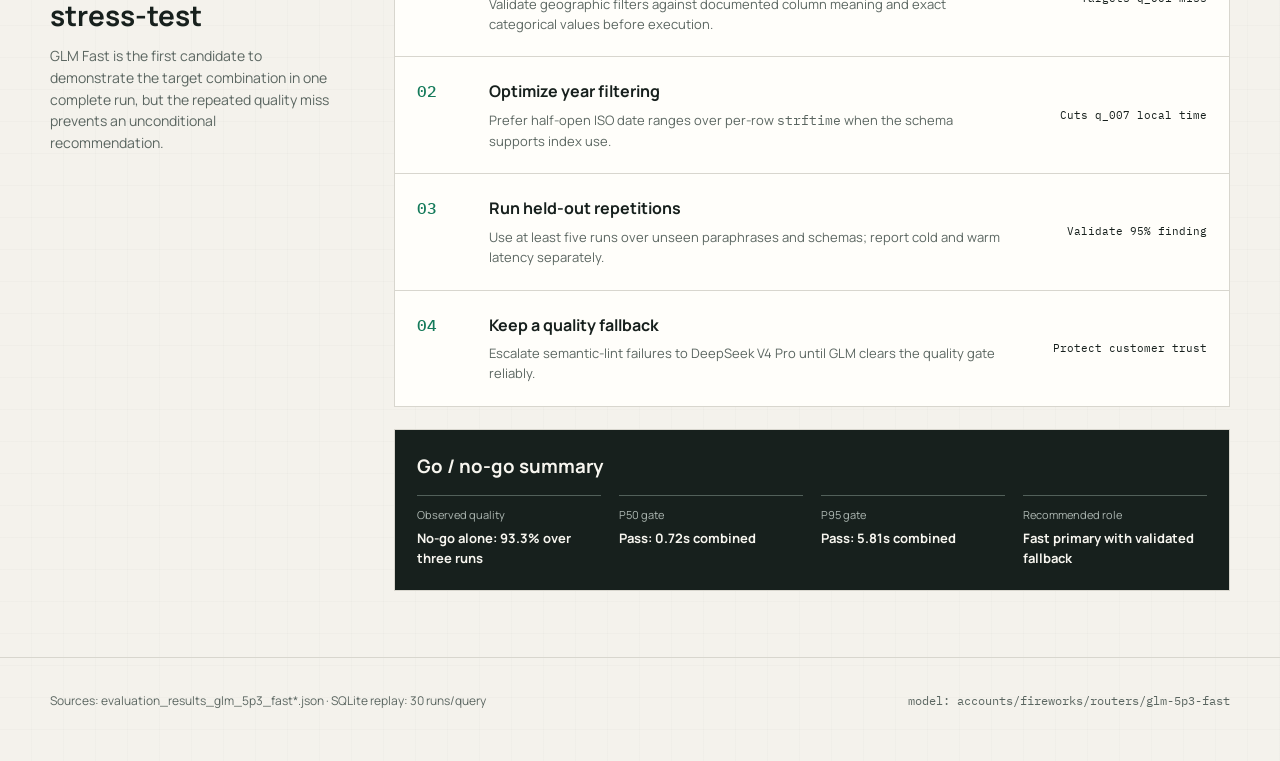
<file: results/glm_5p3_fast/latency_analysis_glm_5p3_fast.html>
<!doctype html>
<html lang="en">
<head>
  <meta charset="utf-8">
  <meta name="viewport" content="width=device-width, initial-scale=1">
  <title>GLM 5.3 Fast Text-to-SQL Evaluation</title>
  <meta name="description" content="Repeated quality, latency, cache, server, SQLite, token, and cost analysis for GLM 5.3 Fast on Fireworks.">
  <link rel="preconnect" href="https://fonts.googleapis.com">
  <link rel="preconnect" href="https://fonts.gstatic.com" crossorigin>
  <link href="https://fonts.googleapis.com/css2?family=IBM+Plex+Mono:wght@400;500&family=Manrope:wght@400;500;600;700&display=swap" rel="stylesheet">
  <style>
    :root { --ink:#17201d; --muted:#5b6661; --paper:#f4f2ec; --surface:#fffefa; --line:#d8d6ce; --green:#147a5a; --green-soft:#dcece5; --red:#c84735; --red-soft:#f6dfd9; --amber:#a76a12; --amber-soft:#f5e8c9; --blue:#28658a; --blue-soft:#dce9ef; --max:1180px; }
    * { box-sizing:border-box; }
    html { scroll-behavior:smooth; }
    body { margin:0; color:var(--ink); background-color:var(--paper); background-image:repeating-linear-gradient(0deg,transparent 0,transparent 31px,rgba(23,32,29,.035) 32px),repeating-linear-gradient(90deg,transparent 0,transparent 31px,rgba(23,32,29,.035) 32px); font-family:"Manrope",sans-serif; line-height:1.55; }
    a { color:inherit; }
    .shell { width:min(calc(100% - 40px),var(--max)); margin:0 auto; }
    .mono,.eyebrow { font-family:"IBM Plex Mono",monospace; letter-spacing:0; }
    .topbar { position:sticky; top:0; z-index:10; border-bottom:1px solid var(--line); background:rgba(244,242,236,.94); backdrop-filter:blur(12px); }
    .topbar .shell { min-height:56px; display:flex; align-items:center; justify-content:space-between; gap:24px; }
    .brand { font-weight:700; }
    .brand span { color:var(--green); }
    nav { display:flex; gap:20px; color:var(--muted); font-size:13px; }
    nav a { text-decoration:none; }
    header { padding:72px 0 46px; border-bottom:1px solid var(--line); }
    .eyebrow { color:var(--green); font-size:12px; font-weight:500; text-transform:uppercase; }
    h1 { max-width:940px; margin:14px 0 18px; font-size:60px; line-height:1.02; letter-spacing:0; }
    .lede { max-width:850px; margin:0; color:var(--muted); font-size:18px; }
    .verdict { max-width:970px; margin-top:30px; padding:18px 20px; border-left:5px solid var(--amber); background:var(--amber-soft); font-weight:600; }
    .metrics { display:grid; grid-template-columns:repeat(4,1fr); border-bottom:1px solid var(--line); background:var(--surface); }
    .metric { min-height:150px; padding:26px; border-right:1px solid var(--line); }
    .metric:last-child { border-right:0; }
    .metric-label { color:var(--muted); font-size:13px; }
    .metric-value { margin:8px 0 2px; font-size:35px; line-height:1; font-weight:700; }
    .metric-note { color:var(--muted); font-size:12px; }
    .good { color:var(--green); } .bad { color:var(--red); } .mixed { color:var(--amber); } .blue { color:var(--blue); }
    main section { padding:66px 0; border-bottom:1px solid var(--line); }
    .section-grid { display:grid; grid-template-columns:280px minmax(0,1fr); gap:64px; }
    .section-grid>*,.signal-grid>* { min-width:0; }
    .section-intro h2 { margin:8px 0 14px; font-size:28px; line-height:1.15; }
    .section-intro p { margin:0; color:var(--muted); font-size:14px; }
    .panel { border:1px solid var(--line); background:var(--surface); }
    .panel-head { padding:18px 20px; border-bottom:1px solid var(--line); display:flex; justify-content:space-between; align-items:center; gap:12px; }
    .panel-head h3 { margin:0; font-size:16px; }
    .panel-note { color:var(--muted); font-size:11px; }
    .evidence-wrap { overflow-x:auto; }
    table { width:100%; min-width:720px; border-collapse:collapse; font-size:13px; }
    th,td { padding:13px 15px; border-bottom:1px solid var(--line); text-align:right; vertical-align:top; }
    th:first-child,td:first-child { text-align:left; }
    th { color:var(--muted); font-size:11px; text-transform:uppercase; font-weight:600; }
    tr:last-child td { border-bottom:0; }
    .delta-good { color:var(--green); font-weight:700; } .delta-bad { color:var(--red); font-weight:700; }
    .callout { margin-top:18px; padding:18px 20px; border:1px solid #b8cbd5; background:var(--blue-soft); font-size:14px; }
    .callout.warning { border-color:#d9bd83; background:var(--amber-soft); }
    .callout.failure { border-color:#dfaaa1; background:var(--red-soft); }
    .bars { padding:16px 20px 20px; }
    .bar-row { display:grid; grid-template-columns:58px minmax(0,1fr) 82px; gap:12px; align-items:center; min-height:38px; }
    .bar-label,.bar-value { font-family:"IBM Plex Mono",monospace; font-size:12px; }
    .bar-value { text-align:right; }
    .track { position:relative; height:14px; background:#e9e7e0; overflow:visible; }
    .latency-track::after { content:""; position:absolute; top:-5px; bottom:-5px; left:13.20%; width:2px; background:var(--red); }
    .fill { height:100%; min-width:2px; transform-origin:left; animation:grow .8s ease-out both; }
    .fill.a { background:var(--green); } .fill.b { background:var(--blue); } .fill.fail { background:var(--red); }
    @keyframes grow { from { transform:scaleX(0); } }
    .chart-note { margin:8px 20px 18px; color:var(--muted); font-size:12px; }
    .target-line { color:var(--red); font-weight:700; }
    .signal-grid { display:grid; grid-template-columns:repeat(4,1fr); gap:12px; }
    .signal { min-height:170px; padding:22px; border:1px solid var(--line); background:var(--surface); }
    .signal strong { display:block; margin:8px 0; font-size:32px; line-height:1; }
    .signal p { margin:0; color:var(--muted); font-size:13px; }
    .steps { counter-reset:step; display:grid; gap:1px; border:1px solid var(--line); background:var(--line); }
    .step { counter-increment:step; display:grid; grid-template-columns:52px minmax(0,1fr) 180px; gap:20px; padding:22px; background:var(--surface); }
    .step::before { content:counter(step,decimal-leading-zero); color:var(--green); font-family:"IBM Plex Mono",monospace; font-weight:500; }
    .step h3 { margin:0 0 6px; font-size:16px; }
    .step p { margin:0; color:var(--muted); font-size:13px; }
    .step-impact { align-self:center; text-align:right; font-family:"IBM Plex Mono",monospace; font-size:11px; }
    .decision { margin-top:22px; padding:22px; border:1px solid var(--line); background:var(--ink); color:#f7f5ef; }
    .decision h3 { margin:0 0 14px; }
    .decision-grid { display:grid; grid-template-columns:repeat(4,1fr); gap:18px; }
    .decision-grid div { border-top:1px solid #52605a; padding-top:10px; }
    .decision-grid span { display:block; color:#aeb8b3; font-size:11px; }
    .decision-grid strong { display:block; margin-top:5px; font-size:13px; }
    footer { padding:34px 0 50px; color:var(--muted); font-size:12px; }
    footer .shell { display:flex; justify-content:space-between; gap:20px; }
    @media(max-width:900px){ nav{display:none} h1{font-size:48px} .metrics,.signal-grid{grid-template-columns:1fr 1fr} .metric:nth-child(2){border-right:0} .metric:nth-child(-n+2){border-bottom:1px solid var(--line)} .section-grid{grid-template-columns:1fr;gap:26px} .decision-grid{grid-template-columns:1fr 1fr} }
    @media(max-width:600px){ .shell{width:auto;max-width:none;margin-left:12px;margin-right:12px} header{padding-top:48px} h1{font-size:38px} .metrics,.signal-grid{grid-template-columns:1fr} .metric{border-right:0;border-bottom:1px solid var(--line)} .metric:last-child{border-bottom:0} .bar-row{grid-template-columns:48px minmax(0,1fr) 62px;gap:8px} .step{grid-template-columns:40px minmax(0,1fr)} .step-impact{grid-column:2;text-align:left} .decision-grid{grid-template-columns:1fr} footer .shell{display:block} }
    @media(prefers-reduced-motion:reduce){ html{scroll-behavior:auto}.fill{animation:none} }
  </style>
</head>
<body>
  <div class="topbar"><div class="shell"><div class="brand">Text-to-SQL <span>/ GLM Fast review</span></div><nav aria-label="Report sections"><a href="#runs">Runs</a><a href="#frontier">Frontier</a><a href="#attribution">Attribution</a><a href="#decision">Decision</a></nav></div></div>
  <header><div class="shell"><div class="eyebrow">GLM 5.3 Fast &middot; September 19, 2026</div><h1>Sub-second median, with a recurring semantic miss.</h1><p class="lede">Across three complete runs, GLM 5.3 Fast achieved 28/30 accuracy, a 0.72-second P50, and 27 of 30 requests below three seconds. The same Prague-region mistake appeared in Runs B and C, so the latency breakthrough does not yet satisfy the customer trust requirement.</p><div class="verdict">Recommendation: GLM 5.3 Fast remains the leading latency candidate, but it is not safe as a standalone model. Add semantic validation for documented column meanings and retain a quality fallback before claiming the customer target is solved.</div></div></header>
  <div class="shell metrics" aria-label="Combined GLM benchmark metrics">
    <div class="metric"><div class="metric-label">Combined accuracy</div><div class="metric-value bad">28/30</div><div class="metric-note">93.3% across three runs</div></div>
    <div class="metric"><div class="metric-label">Combined P50</div><div class="metric-value good">0.72s</div><div class="metric-note">Meets sub-three-second target</div></div>
    <div class="metric"><div class="metric-label">Combined P95</div><div class="metric-value good">5.81s</div><div class="metric-note">27/30 requests under 3s</div></div>
    <div class="metric"><div class="metric-label">Combined estimated cost</div><div class="metric-value blue">$0.0313</div><div class="metric-note">30 evaluated questions</div></div>
  </div>
  <main>
    <section id="runs"><div class="shell section-grid"><div class="section-intro"><div class="eyebrow">01 / Repeated runs</div><h2>Fast path repeated, failure recurred</h2><p>All three suites used the same model, schema, prompt, and cache key. Runs B and C independently produced the same semantic error on the first question.</p></div><div>
      <div class="panel"><div class="panel-head"><h3>Complete-run comparison</h3><span class="panel-note">10 questions each</span></div><div class="evidence-wrap"><table><thead><tr><th>Metric</th><th>Run A</th><th>Warm Run B</th><th>Run C</th><th>Combined</th></tr></thead><tbody>
        <tr><td>Accuracy</td><td class="delta-good">10/10</td><td class="delta-bad">9/10</td><td class="delta-bad">9/10</td><td>28/30</td></tr><tr><td>P50</td><td>0.804s</td><td class="delta-good">0.593s</td><td>0.786s</td><td>0.716s</td></tr><tr><td>P95</td><td>5.004s</td><td>12.824s</td><td class="delta-good">2.478s</td><td>5.811s</td></tr><tr><td>Maximum</td><td>8.088s</td><td>22.721s</td><td>3.027s</td><td>22.721s</td></tr><tr><td>Cache hit</td><td>78.75%</td><td>89.62%</td><td class="delta-good">99.54%</td><td>89.30%</td></tr><tr><td>Total tokens</td><td>13,039</td><td>13,034</td><td>13,033</td><td>39,106</td></tr><tr><td>Estimated cost</td><td>$0.0127</td><td>$0.0104</td><td>$0.0082</td><td>$0.0313</td></tr>
      </tbody></table></div></div>
      <div class="callout failure"><strong>Recurring q_001 failure:</strong> Runs B and C filtered <span class="mono">district.A2 = 'Prague'</span> (district name) instead of <span class="mono">district.A3 = 'Prague'</span> (region), returning zero. Run A and three targeted retests passed, making q_001 four-for-six across all observed attempts. The output is nondeterministic, but the failure mode is repeatable.</div>
    </div></div></section>

    <section id="frontier"><div class="shell section-grid"><div class="section-intro"><div class="eyebrow">02 / Frontier</div><h2>The strongest candidate, with caveats</h2><p>Run A is shown for like-for-like comparison with prior single runs. The repeated-run section above prevents the 10/10 result from being treated as guaranteed.</p></div><div>
      <div class="panel"><div class="panel-head"><h3>Five-model single-run scorecard</h3><span class="panel-note">Run A for GLM Fast</span></div><div class="evidence-wrap"><table><thead><tr><th>Metric</th><th>K2.6 cache</th><th>K3</th><th>DeepSeek</th><th>GPT-OSS</th><th>GLM Fast</th></tr></thead><tbody>
        <tr><td>Accuracy</td><td>100%</td><td>90%</td><td>100%</td><td>80%</td><td class="delta-good">100%</td></tr><tr><td>P50</td><td>7.27s</td><td>5.22s</td><td>6.09s</td><td>1.02s</td><td class="delta-good">0.80s</td></tr><tr><td>P95</td><td>31.59s</td><td>8.21s</td><td>10.00s</td><td class="delta-good">3.65s</td><td>5.00s</td></tr><tr><td>Tokens</td><td>23,110</td><td>15,819</td><td>16,905</td><td>15,029</td><td class="delta-good">13,039</td></tr><tr><td>Estimated cost</td><td>$0.0459</td><td>$0.0647</td><td>$0.0315</td><td class="delta-good">$0.0014</td><td>$0.0127</td></tr>
      </tbody></table></div></div>
      <div class="callout warning"><strong>Result:</strong> GLM Fast is the only single run with both 10/10 accuracy and sub-three-second P50. Across three runs, however, it is 93.3% accurate, below the quality gate despite excellent latency.</div>
    </div></div></section>

    <section><div class="shell section-grid"><div class="section-intro"><div class="eyebrow">03 / Distribution</div><h2>Warm requests are consistently fast</h2><p>In Run A, the first request was an 8.09-second cold-routing outlier. Every later request completed in 0.50–1.23 seconds.</p></div><div>
      <div class="panel"><div class="panel-head"><h3>Run A end-to-end latency</h3><span class="panel-note">Maximum 8.09s</span></div><div class="bars">
        <div class="bar-row"><div class="bar-label">q_001</div><div class="track latency-track"><div class="fill a" style="width:100%"></div></div><div class="bar-value">8.09s</div></div><div class="bar-row"><div class="bar-label">q_002</div><div class="track latency-track"><div class="fill a" style="width:9.15%"></div></div><div class="bar-value">0.74s</div></div><div class="bar-row"><div class="bar-label">q_003</div><div class="track latency-track"><div class="fill a" style="width:11.59%"></div></div><div class="bar-value">0.94s</div></div><div class="bar-row"><div class="bar-label">q_004</div><div class="track latency-track"><div class="fill a" style="width:6.16%"></div></div><div class="bar-value">0.50s</div></div><div class="bar-row"><div class="bar-label">q_005</div><div class="track latency-track"><div class="fill a" style="width:9.59%"></div></div><div class="bar-value">0.78s</div></div><div class="bar-row"><div class="bar-label">q_006</div><div class="track latency-track"><div class="fill a" style="width:6.48%"></div></div><div class="bar-value">0.52s</div></div><div class="bar-row"><div class="bar-label">q_007</div><div class="track latency-track"><div class="fill a" style="width:15.26%"></div></div><div class="bar-value">1.23s</div></div><div class="bar-row"><div class="bar-label">q_008</div><div class="track latency-track"><div class="fill a" style="width:11.68%"></div></div><div class="bar-value">0.95s</div></div><div class="bar-row"><div class="bar-label">q_009</div><div class="track latency-track"><div class="fill a" style="width:8.94%"></div></div><div class="bar-value">0.72s</div></div><div class="bar-row"><div class="bar-label">q_010</div><div class="track latency-track"><div class="fill a" style="width:10.29%"></div></div><div class="bar-value">0.83s</div></div>
      </div><div class="chart-note"><span class="target-line">Red marker</span> = 3-second target. Run A warm requests: P50 0.776s, mean 0.801s, maximum 1.234s.</div></div>
    </div></div></section>

    <section id="attribution"><div class="shell section-grid"><div class="section-intro"><div class="eyebrow">04 / Attribution</div><h2>Compact generation shifts attention to local SQL</h2><p>GLM produced only 1,480 completion tokens across thirty questions, including 85 reasoning tokens. Once model generation is sub-second, inefficient SQL becomes visible.</p></div><div>
      <div class="signal-grid"><div class="signal"><span class="eyebrow">Combined cache hit</span><strong class="good">89.30%</strong><p>33,601 of 37,626 prompt tokens reused.</p></div><div class="signal"><span class="eyebrow">Reasoning share</span><strong class="good">5.7%</strong><p>85 of 1,480 completion tokens.</p></div><div class="signal"><span class="eyebrow">SQLite replay median</span><strong class="good">6.533ms</strong><p>Across 300 local executions.</p></div><div class="signal"><span class="eyebrow">q_007 SQLite</span><strong class="mixed">712ms</strong><p>57.7% of that 1.234-second request.</p></div></div>
      <div class="callout"><strong>Local optimization now matters:</strong> GLM correctly used <span class="mono">strftime('%Y', date) = '1997'</span>, but that expression scans transaction dates. An index-friendly half-open range could reduce q_007 while preserving semantics. All other Run A replay medians were at or below 15.211ms.</div>
    </div></div></section>

    <section id="decision"><div class="shell section-grid"><div class="section-intro"><div class="eyebrow">05 / Decision</div><h2>Advance, then stress-test</h2><p>GLM Fast is the first candidate to demonstrate the target combination in one complete run, but the repeated quality miss prevents an unconditional recommendation.</p></div><div>
      <div class="steps"><div class="step"><div><h3>Add semantic checks</h3><p>Validate geographic filters against documented column meaning and exact categorical values before execution.</p></div><div class="step-impact">Targets q_001 miss</div></div><div class="step"><div><h3>Optimize year filtering</h3><p>Prefer half-open ISO date ranges over per-row <span class="mono">strftime</span> when the schema supports index use.</p></div><div class="step-impact">Cuts q_007 local time</div></div><div class="step"><div><h3>Run held-out repetitions</h3><p>Use at least five runs over unseen paraphrases and schemas; report cold and warm latency separately.</p></div><div class="step-impact">Validate 95% finding</div></div><div class="step"><div><h3>Keep a quality fallback</h3><p>Escalate semantic-lint failures to DeepSeek V4 Pro until GLM clears the quality gate reliably.</p></div><div class="step-impact">Protect customer trust</div></div></div>
      <div class="decision"><h3>Go / no-go summary</h3><div class="decision-grid"><div><span>Observed quality</span><strong>No-go alone: 93.3% over three runs</strong></div><div><span>P50 gate</span><strong>Pass: 0.72s combined</strong></div><div><span>P95 gate</span><strong>Pass: 5.81s combined</strong></div><div><span>Recommended role</span><strong>Fast primary with validated fallback</strong></div></div></div>
    </div></div></section>
  </main>
  <footer><div class="shell"><span>Sources: evaluation_results_glm_5p3_fast*.json &middot; SQLite replay: 30 runs/query</span><span class="mono">model: accounts/fireworks/routers/glm-5p3-fast</span></div></footer>
</body>
</html>
</file>
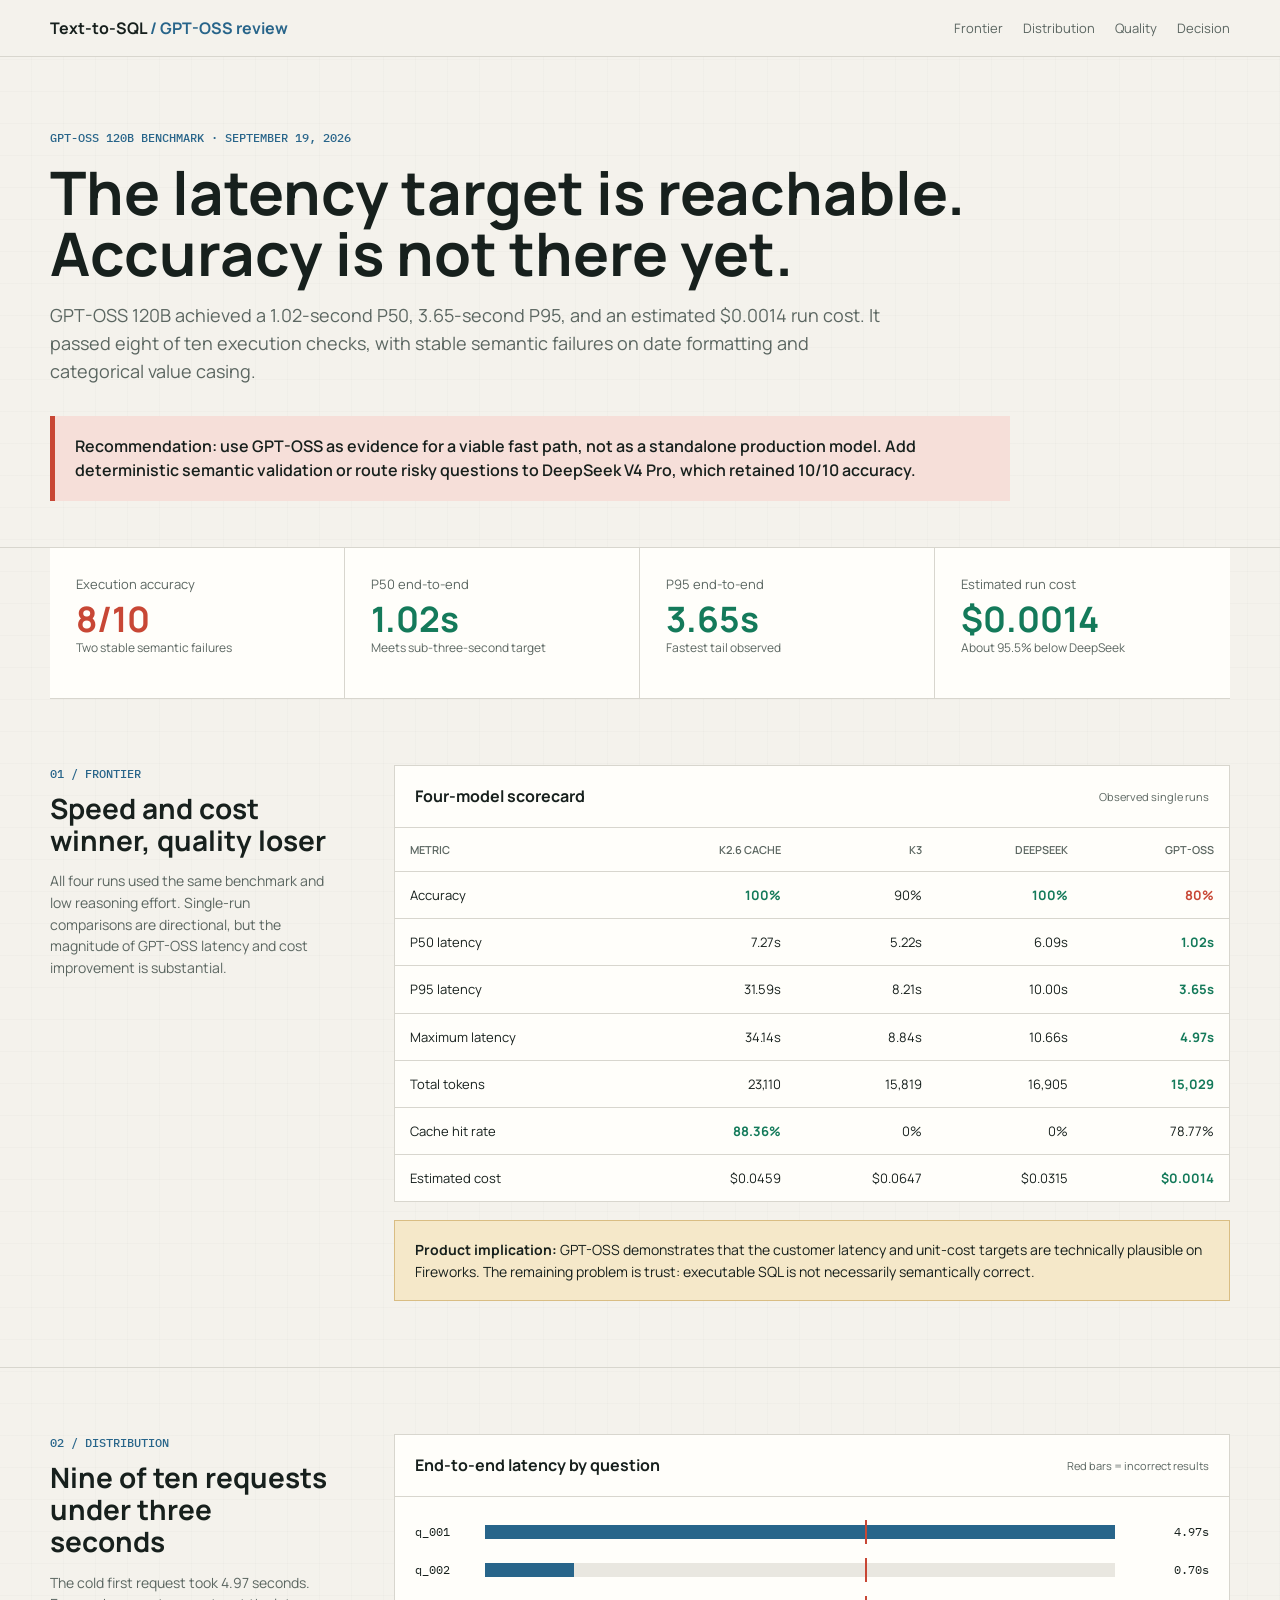
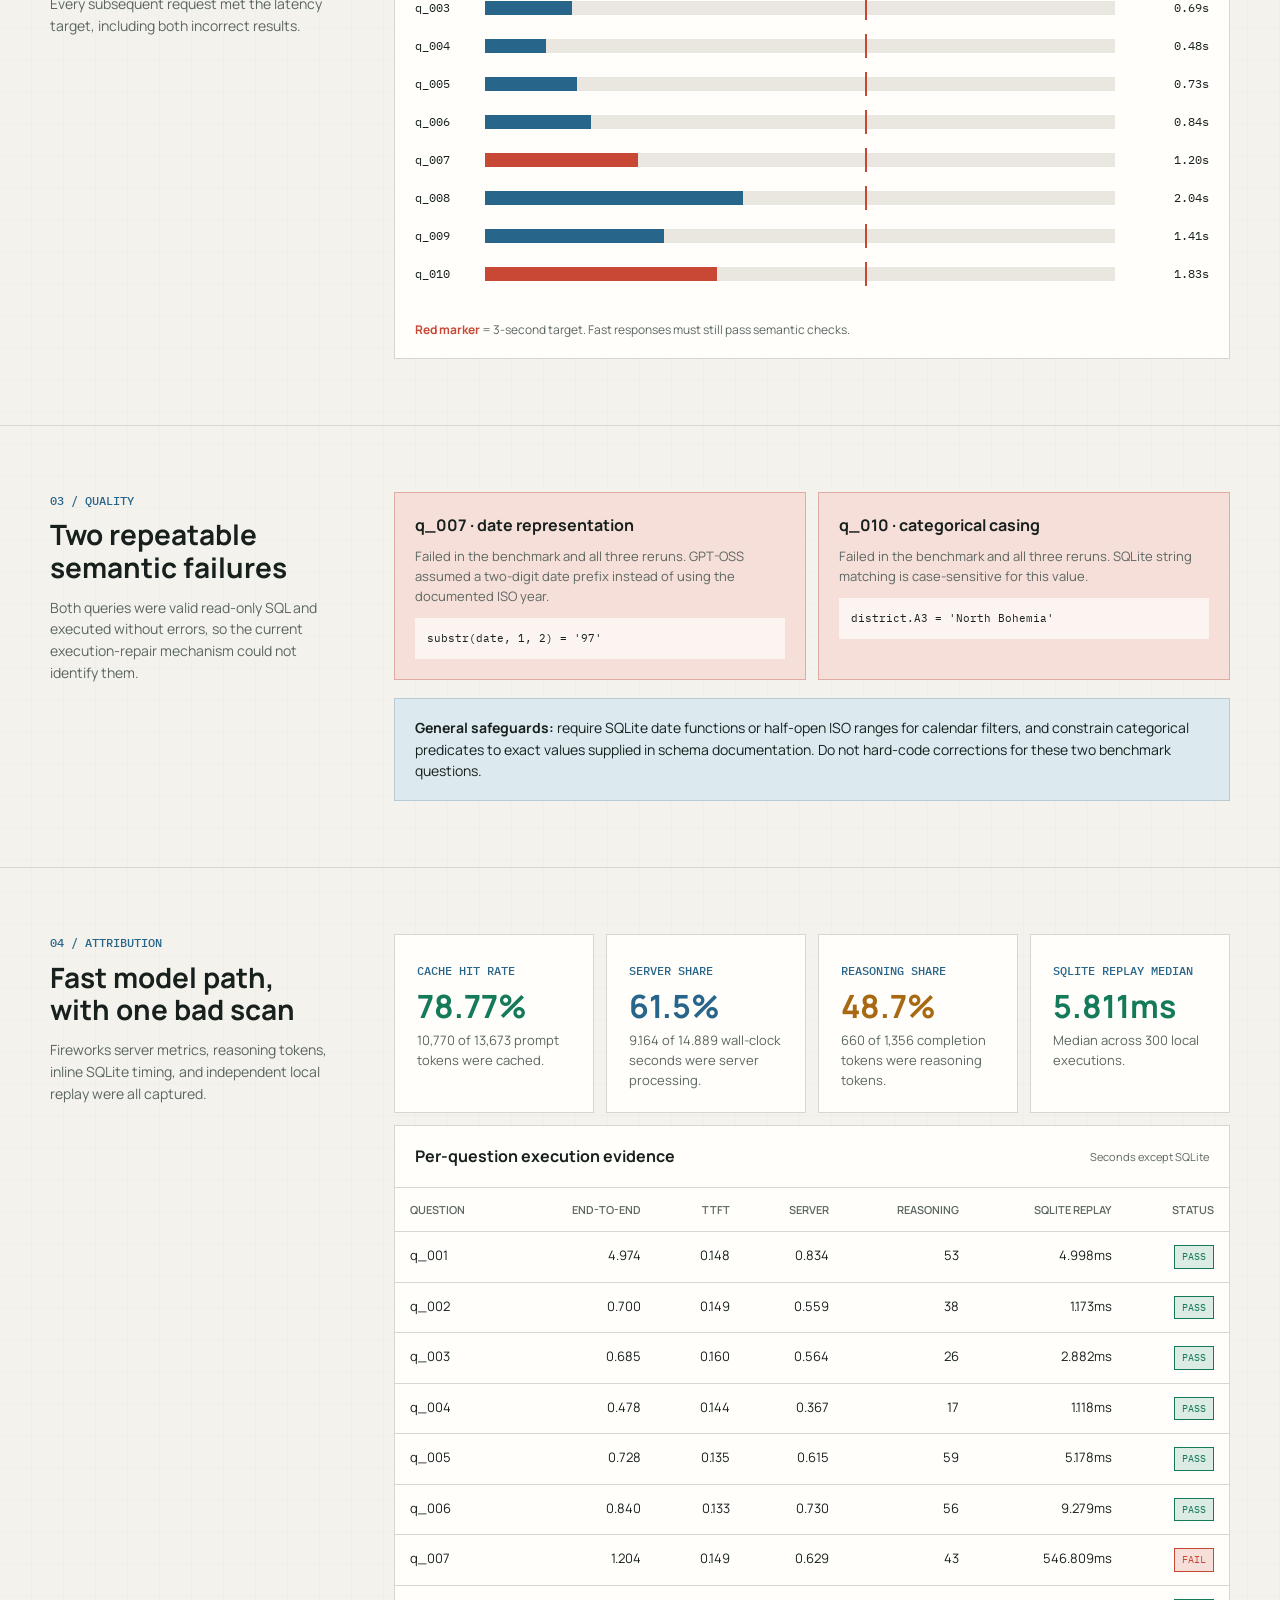
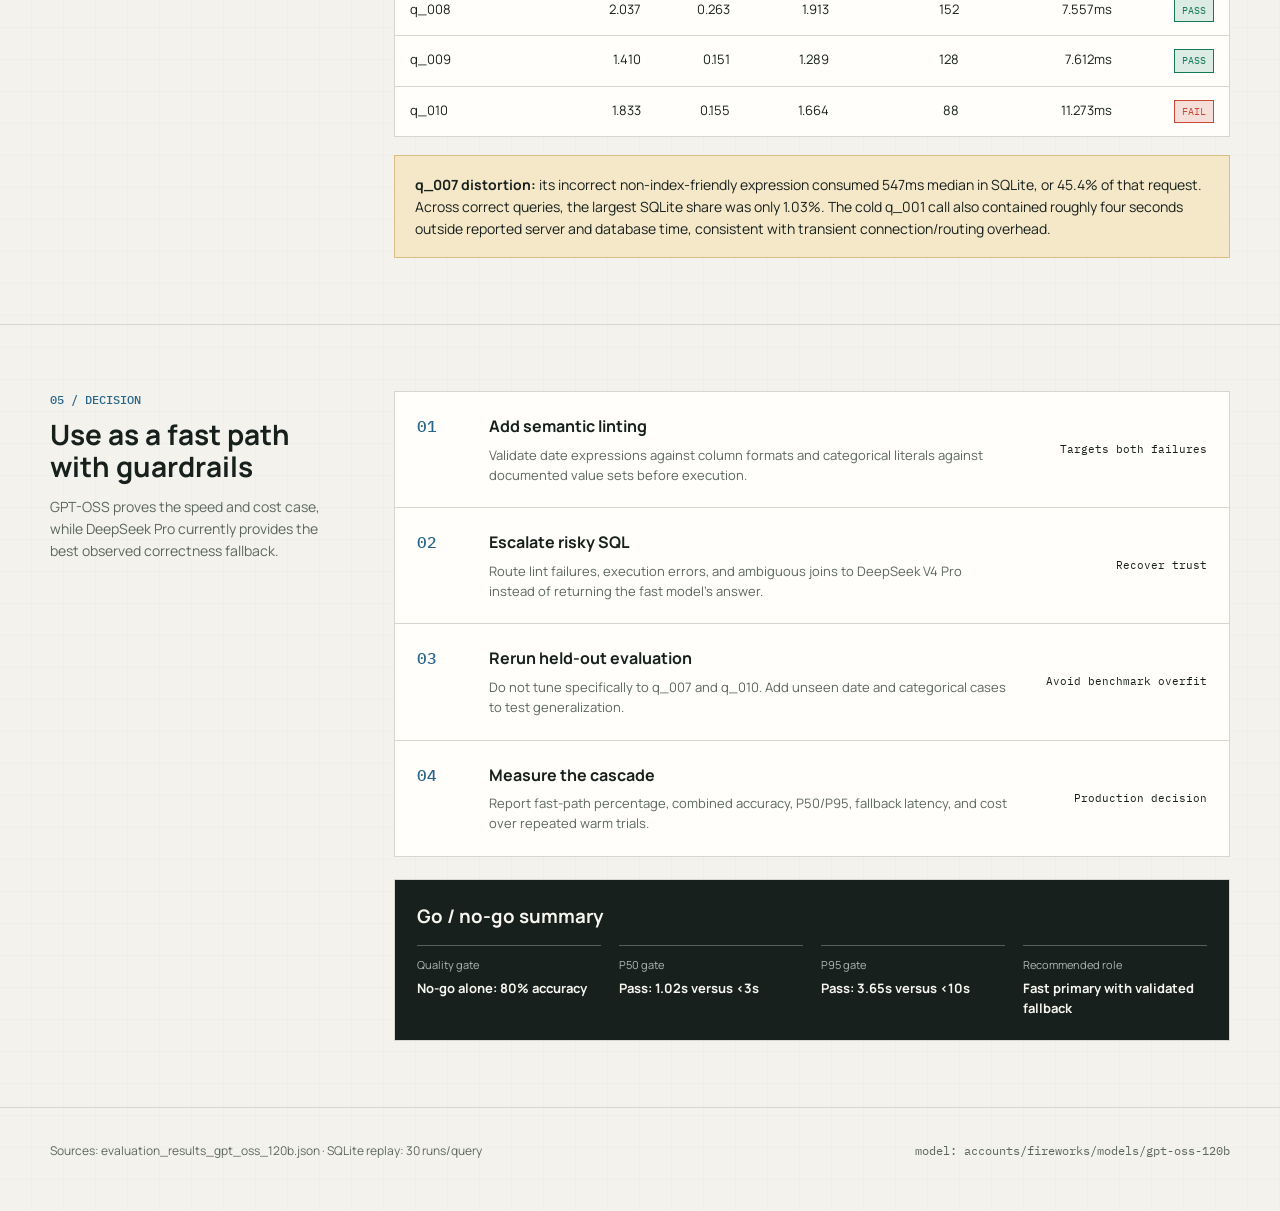
<file: results/gpt_oss_120b/latency_analysis_gpt_oss_120b.html>
<!doctype html>
<html lang="en">
<head>
  <meta charset="utf-8">
  <meta name="viewport" content="width=device-width, initial-scale=1">
  <title>GPT-OSS 120B Text-to-SQL Evaluation</title>
  <meta name="description" content="Quality, latency, cache, reasoning, server, SQLite, and cost analysis for GPT-OSS 120B on Fireworks.">
  <link rel="preconnect" href="https://fonts.googleapis.com">
  <link rel="preconnect" href="https://fonts.gstatic.com" crossorigin>
  <link href="https://fonts.googleapis.com/css2?family=IBM+Plex+Mono:wght@400;500&family=Manrope:wght@400;500;600;700&display=swap" rel="stylesheet">
  <style>
    :root {
      --ink: #17201d;
      --muted: #5b6661;
      --paper: #f4f2ec;
      --surface: #fffefa;
      --line: #d8d6ce;
      --green: #147a5a;
      --green-soft: #dcece5;
      --red: #c84735;
      --red-soft: #f6dfd9;
      --amber: #a76a12;
      --amber-soft: #f5e8c9;
      --blue: #28658a;
      --blue-soft: #dce9ef;
      --max: 1180px;
    }

    * { box-sizing: border-box; }
    html { scroll-behavior: smooth; }
    body {
      margin: 0;
      color: var(--ink);
      background-color: var(--paper);
      background-image:
        repeating-linear-gradient(0deg, transparent 0, transparent 31px, rgba(23, 32, 29, .035) 32px),
        repeating-linear-gradient(90deg, transparent 0, transparent 31px, rgba(23, 32, 29, .035) 32px);
      font-family: "Manrope", sans-serif;
      line-height: 1.55;
    }

    a { color: inherit; }
    .shell { width: min(calc(100% - 40px), var(--max)); margin: 0 auto; }
    .mono, .eyebrow { font-family: "IBM Plex Mono", monospace; letter-spacing: 0; }

    .topbar { position: sticky; top: 0; z-index: 10; border-bottom: 1px solid var(--line); background: rgba(244, 242, 236, .94); backdrop-filter: blur(12px); }
    .topbar .shell { min-height: 56px; display: flex; align-items: center; justify-content: space-between; gap: 24px; }
    .brand { font-weight: 700; }
    .brand span { color: var(--blue); }
    nav { display: flex; gap: 20px; color: var(--muted); font-size: 13px; }
    nav a { text-decoration: none; }
    nav a:hover { color: var(--ink); }

    header { padding: 72px 0 46px; border-bottom: 1px solid var(--line); }
    .eyebrow { color: var(--blue); font-size: 12px; font-weight: 500; text-transform: uppercase; }
    h1 { max-width: 930px; margin: 14px 0 18px; font-size: 60px; line-height: 1.02; letter-spacing: 0; }
    .lede { max-width: 840px; margin: 0; color: var(--muted); font-size: 18px; }
    .verdict { max-width: 960px; margin-top: 30px; padding: 18px 20px; border-left: 5px solid var(--red); background: var(--red-soft); font-weight: 600; }

    .metrics { display: grid; grid-template-columns: repeat(4, 1fr); border-bottom: 1px solid var(--line); background: var(--surface); }
    .metric { min-height: 150px; padding: 26px; border-right: 1px solid var(--line); }
    .metric:last-child { border-right: 0; }
    .metric-label { color: var(--muted); font-size: 13px; }
    .metric-value { margin: 8px 0 2px; font-size: 35px; line-height: 1; font-weight: 700; }
    .metric-note { color: var(--muted); font-size: 12px; }
    .good { color: var(--green); }
    .bad { color: var(--red); }
    .mixed { color: var(--amber); }
    .blue { color: var(--blue); }

    main section { padding: 66px 0; border-bottom: 1px solid var(--line); }
    .section-grid { display: grid; grid-template-columns: 280px minmax(0, 1fr); gap: 64px; }
    .section-grid > *, .signal-grid > * { min-width: 0; }
    .section-intro h2 { margin: 8px 0 14px; font-size: 28px; line-height: 1.15; }
    .section-intro p { margin: 0; color: var(--muted); font-size: 14px; }

    .panel { border: 1px solid var(--line); background: var(--surface); }
    .panel-head { padding: 18px 20px; border-bottom: 1px solid var(--line); display: flex; justify-content: space-between; align-items: center; gap: 12px; }
    .panel-head h3 { margin: 0; font-size: 16px; }
    .panel-note { color: var(--muted); font-size: 11px; }
    .evidence-wrap { overflow-x: auto; }
    table { width: 100%; min-width: 720px; border-collapse: collapse; font-size: 13px; }
    th, td { padding: 13px 15px; border-bottom: 1px solid var(--line); text-align: right; vertical-align: top; }
    th:first-child, td:first-child { text-align: left; }
    th { color: var(--muted); font-size: 11px; text-transform: uppercase; font-weight: 600; }
    tr:last-child td { border-bottom: 0; }
    .delta-good { color: var(--green); font-weight: 700; }
    .delta-bad { color: var(--red); font-weight: 700; }

    .callout { margin-top: 18px; padding: 18px 20px; border: 1px solid #b8cbd5; background: var(--blue-soft); font-size: 14px; }
    .callout.warning { border-color: #d9bd83; background: var(--amber-soft); }
    .callout.failure { border-color: #dfaaa1; background: var(--red-soft); }

    .bars { padding: 16px 20px 20px; }
    .bar-row { display: grid; grid-template-columns: 58px minmax(0, 1fr) 82px; gap: 12px; align-items: center; min-height: 38px; }
    .bar-label, .bar-value { font-family: "IBM Plex Mono", monospace; font-size: 12px; }
    .bar-value { text-align: right; }
    .track { position: relative; height: 14px; background: #e9e7e0; overflow: visible; }
    .latency-track::after { content: ""; position: absolute; top: -5px; bottom: -5px; left: 60.31%; width: 2px; background: var(--red); }
    .fill { height: 100%; min-width: 2px; transform-origin: left; animation: grow .8s ease-out both; }
    .fill.pass { background: var(--blue); }
    .fill.fail { background: var(--red); }
    @keyframes grow { from { transform: scaleX(0); } }
    .chart-note { margin: 8px 20px 18px; color: var(--muted); font-size: 12px; }
    .target-line { color: var(--red); font-weight: 700; }

    .signal-grid { display: grid; grid-template-columns: repeat(4, 1fr); gap: 12px; }
    .signal { min-height: 170px; padding: 22px; border: 1px solid var(--line); background: var(--surface); }
    .signal strong { display: block; margin: 8px 0; font-size: 32px; line-height: 1; }
    .signal p { margin: 0; color: var(--muted); font-size: 13px; }

    .tag { display: inline-block; padding: 3px 7px; border: 1px solid currentColor; font-family: "IBM Plex Mono", monospace; font-size: 10px; text-transform: uppercase; }
    .tag.pass { color: var(--green); background: var(--green-soft); }
    .tag.fail { color: var(--red); background: var(--red-soft); }

    .failure-grid { display: grid; grid-template-columns: 1fr 1fr; gap: 12px; }
    .failure-item { padding: 20px; border: 1px solid #dfaaa1; background: var(--red-soft); }
    .failure-item h3 { margin: 0 0 8px; font-size: 16px; }
    .failure-item p { margin: 0; color: var(--muted); font-size: 13px; }
    .failure-item code { display: block; margin-top: 12px; padding: 12px; overflow-wrap: anywhere; background: rgba(255, 255, 255, .65); font-family: "IBM Plex Mono", monospace; font-size: 11px; }

    .steps { counter-reset: step; display: grid; gap: 1px; border: 1px solid var(--line); background: var(--line); }
    .step { counter-increment: step; display: grid; grid-template-columns: 52px minmax(0, 1fr) 180px; gap: 20px; padding: 22px; background: var(--surface); }
    .step::before { content: counter(step, decimal-leading-zero); color: var(--blue); font-family: "IBM Plex Mono", monospace; font-weight: 500; }
    .step h3 { margin: 0 0 6px; font-size: 16px; }
    .step p { margin: 0; color: var(--muted); font-size: 13px; }
    .step-impact { align-self: center; text-align: right; font-family: "IBM Plex Mono", monospace; font-size: 11px; }

    .decision { margin-top: 22px; padding: 22px; border: 1px solid var(--line); background: var(--ink); color: #f7f5ef; }
    .decision h3 { margin: 0 0 14px; }
    .decision-grid { display: grid; grid-template-columns: repeat(4, 1fr); gap: 18px; }
    .decision-grid div { border-top: 1px solid #52605a; padding-top: 10px; }
    .decision-grid span { display: block; color: #aeb8b3; font-size: 11px; }
    .decision-grid strong { display: block; margin-top: 5px; font-size: 13px; }

    footer { padding: 34px 0 50px; color: var(--muted); font-size: 12px; }
    footer .shell { display: flex; justify-content: space-between; gap: 20px; }

    @media (max-width: 900px) {
      nav { display: none; }
      h1 { font-size: 48px; }
      .metrics, .signal-grid { grid-template-columns: 1fr 1fr; }
      .metric:nth-child(2) { border-right: 0; }
      .metric:nth-child(-n+2) { border-bottom: 1px solid var(--line); }
      .section-grid { grid-template-columns: 1fr; gap: 26px; }
      .decision-grid { grid-template-columns: 1fr 1fr; }
    }

    @media (max-width: 600px) {
      .shell { width: auto; max-width: none; margin-left: 12px; margin-right: 12px; }
      header { padding-top: 48px; }
      h1 { font-size: 38px; }
      .metrics, .signal-grid, .failure-grid { grid-template-columns: 1fr; }
      .metric { border-right: 0; border-bottom: 1px solid var(--line); }
      .metric:last-child { border-bottom: 0; }
      .bar-row { grid-template-columns: 48px minmax(0, 1fr) 62px; gap: 8px; }
      .step { grid-template-columns: 40px minmax(0, 1fr); }
      .step-impact { grid-column: 2; text-align: left; }
      .decision-grid { grid-template-columns: 1fr; }
      footer .shell { display: block; }
    }

    @media (prefers-reduced-motion: reduce) {
      html { scroll-behavior: auto; }
      .fill { animation: none; }
    }
  </style>
</head>
<body>
  <div class="topbar">
    <div class="shell">
      <div class="brand">Text-to-SQL <span>/ GPT-OSS review</span></div>
      <nav aria-label="Report sections"><a href="#frontier">Frontier</a><a href="#distribution">Distribution</a><a href="#quality">Quality</a><a href="#decision">Decision</a></nav>
    </div>
  </div>

  <header>
    <div class="shell">
      <div class="eyebrow">GPT-OSS 120B benchmark &middot; September 19, 2026</div>
      <h1>The latency target is reachable. Accuracy is not there yet.</h1>
      <p class="lede">GPT-OSS 120B achieved a 1.02-second P50, 3.65-second P95, and an estimated $0.0014 run cost. It passed eight of ten execution checks, with stable semantic failures on date formatting and categorical value casing.</p>
      <div class="verdict">Recommendation: use GPT-OSS as evidence for a viable fast path, not as a standalone production model. Add deterministic semantic validation or route risky questions to DeepSeek V4 Pro, which retained 10/10 accuracy.</div>
    </div>
  </header>

  <div class="shell metrics" aria-label="GPT-OSS benchmark metrics">
    <div class="metric"><div class="metric-label">Execution accuracy</div><div class="metric-value bad">8/10</div><div class="metric-note">Two stable semantic failures</div></div>
    <div class="metric"><div class="metric-label">P50 end-to-end</div><div class="metric-value good">1.02s</div><div class="metric-note">Meets sub-three-second target</div></div>
    <div class="metric"><div class="metric-label">P95 end-to-end</div><div class="metric-value good">3.65s</div><div class="metric-note">Fastest tail observed</div></div>
    <div class="metric"><div class="metric-label">Estimated run cost</div><div class="metric-value good">$0.0014</div><div class="metric-note">About 95.5% below DeepSeek</div></div>
  </div>

  <main>
    <section id="frontier">
      <div class="shell section-grid">
        <div class="section-intro"><div class="eyebrow">01 / Frontier</div><h2>Speed and cost winner, quality loser</h2><p>All four runs used the same benchmark and low reasoning effort. Single-run comparisons are directional, but the magnitude of GPT-OSS latency and cost improvement is substantial.</p></div>
        <div>
          <div class="panel">
            <div class="panel-head"><h3>Four-model scorecard</h3><span class="panel-note">Observed single runs</span></div>
            <div class="evidence-wrap">
              <table>
                <thead><tr><th>Metric</th><th>K2.6 cache</th><th>K3</th><th>DeepSeek</th><th>GPT-OSS</th></tr></thead>
                <tbody>
                  <tr><td>Accuracy</td><td class="delta-good">100%</td><td>90%</td><td class="delta-good">100%</td><td class="delta-bad">80%</td></tr>
                  <tr><td>P50 latency</td><td>7.27s</td><td>5.22s</td><td>6.09s</td><td class="delta-good">1.02s</td></tr>
                  <tr><td>P95 latency</td><td>31.59s</td><td>8.21s</td><td>10.00s</td><td class="delta-good">3.65s</td></tr>
                  <tr><td>Maximum latency</td><td>34.14s</td><td>8.84s</td><td>10.66s</td><td class="delta-good">4.97s</td></tr>
                  <tr><td>Total tokens</td><td>23,110</td><td>15,819</td><td>16,905</td><td class="delta-good">15,029</td></tr>
                  <tr><td>Cache hit rate</td><td class="delta-good">88.36%</td><td>0%</td><td>0%</td><td>78.77%</td></tr>
                  <tr><td>Estimated cost</td><td>$0.0459</td><td>$0.0647</td><td>$0.0315</td><td class="delta-good">$0.0014</td></tr>
                </tbody>
              </table>
            </div>
          </div>
          <div class="callout warning"><strong>Product implication:</strong> GPT-OSS demonstrates that the customer latency and unit-cost targets are technically plausible on Fireworks. The remaining problem is trust: executable SQL is not necessarily semantically correct.</div>
        </div>
      </div>
    </section>

    <section id="distribution">
      <div class="shell section-grid">
        <div class="section-intro"><div class="eyebrow">02 / Distribution</div><h2>Nine of ten requests under three seconds</h2><p>The cold first request took 4.97 seconds. Every subsequent request met the latency target, including both incorrect results.</p></div>
        <div>
          <div class="panel">
            <div class="panel-head"><h3>End-to-end latency by question</h3><span class="panel-note">Red bars = incorrect results</span></div>
            <div class="bars">
              <div class="bar-row"><div class="bar-label">q_001</div><div class="track latency-track"><div class="fill pass" style="width:100%"></div></div><div class="bar-value">4.97s</div></div>
              <div class="bar-row"><div class="bar-label">q_002</div><div class="track latency-track"><div class="fill pass" style="width:14.07%"></div></div><div class="bar-value">0.70s</div></div>
              <div class="bar-row"><div class="bar-label">q_003</div><div class="track latency-track"><div class="fill pass" style="width:13.77%"></div></div><div class="bar-value">0.69s</div></div>
              <div class="bar-row"><div class="bar-label">q_004</div><div class="track latency-track"><div class="fill pass" style="width:9.61%"></div></div><div class="bar-value">0.48s</div></div>
              <div class="bar-row"><div class="bar-label">q_005</div><div class="track latency-track"><div class="fill pass" style="width:14.64%"></div></div><div class="bar-value">0.73s</div></div>
              <div class="bar-row"><div class="bar-label">q_006</div><div class="track latency-track"><div class="fill pass" style="width:16.89%"></div></div><div class="bar-value">0.84s</div></div>
              <div class="bar-row"><div class="bar-label">q_007</div><div class="track latency-track"><div class="fill fail" style="width:24.21%"></div></div><div class="bar-value">1.20s</div></div>
              <div class="bar-row"><div class="bar-label">q_008</div><div class="track latency-track"><div class="fill pass" style="width:40.95%"></div></div><div class="bar-value">2.04s</div></div>
              <div class="bar-row"><div class="bar-label">q_009</div><div class="track latency-track"><div class="fill pass" style="width:28.35%"></div></div><div class="bar-value">1.41s</div></div>
              <div class="bar-row"><div class="bar-label">q_010</div><div class="track latency-track"><div class="fill fail" style="width:36.85%"></div></div><div class="bar-value">1.83s</div></div>
            </div>
            <div class="chart-note"><span class="target-line">Red marker</span> = 3-second target. Fast responses must still pass semantic checks.</div>
          </div>
        </div>
      </div>
    </section>

    <section id="quality">
      <div class="shell section-grid">
        <div class="section-intro"><div class="eyebrow">03 / Quality</div><h2>Two repeatable semantic failures</h2><p>Both queries were valid read-only SQL and executed without errors, so the current execution-repair mechanism could not identify them.</p></div>
        <div>
          <div class="failure-grid">
            <div class="failure-item"><h3>q_007 &middot; date representation</h3><p>Failed in the benchmark and all three reruns. GPT-OSS assumed a two-digit date prefix instead of using the documented ISO year.</p><code>substr(date, 1, 2) = '97'</code></div>
            <div class="failure-item"><h3>q_010 &middot; categorical casing</h3><p>Failed in the benchmark and all three reruns. SQLite string matching is case-sensitive for this value.</p><code>district.A3 = 'North Bohemia'</code></div>
          </div>
          <div class="callout"><strong>General safeguards:</strong> require SQLite date functions or half-open ISO ranges for calendar filters, and constrain categorical predicates to exact values supplied in schema documentation. Do not hard-code corrections for these two benchmark questions.</div>
        </div>
      </div>
    </section>

    <section id="attribution">
      <div class="shell section-grid">
        <div class="section-intro"><div class="eyebrow">04 / Attribution</div><h2>Fast model path, with one bad scan</h2><p>Fireworks server metrics, reasoning tokens, inline SQLite timing, and independent local replay were all captured.</p></div>
        <div>
          <div class="signal-grid">
            <div class="signal"><span class="eyebrow">Cache hit rate</span><strong class="good">78.77%</strong><p>10,770 of 13,673 prompt tokens were cached.</p></div>
            <div class="signal"><span class="eyebrow">Server share</span><strong class="blue">61.5%</strong><p>9.164 of 14.889 wall-clock seconds were server processing.</p></div>
            <div class="signal"><span class="eyebrow">Reasoning share</span><strong class="mixed">48.7%</strong><p>660 of 1,356 completion tokens were reasoning tokens.</p></div>
            <div class="signal"><span class="eyebrow">SQLite replay median</span><strong class="good">5.811ms</strong><p>Median across 300 local executions.</p></div>
          </div>
          <div class="panel" style="margin-top:12px">
            <div class="panel-head"><h3>Per-question execution evidence</h3><span class="panel-note">Seconds except SQLite</span></div>
            <div class="evidence-wrap">
              <table>
                <thead><tr><th>Question</th><th>End-to-end</th><th>TTFT</th><th>Server</th><th>Reasoning</th><th>SQLite replay</th><th>Status</th></tr></thead>
                <tbody>
                  <tr><td>q_001</td><td>4.974</td><td>0.148</td><td>0.834</td><td>53</td><td>4.998ms</td><td><span class="tag pass">Pass</span></td></tr>
                  <tr><td>q_002</td><td>0.700</td><td>0.149</td><td>0.559</td><td>38</td><td>1.173ms</td><td><span class="tag pass">Pass</span></td></tr>
                  <tr><td>q_003</td><td>0.685</td><td>0.160</td><td>0.564</td><td>26</td><td>2.882ms</td><td><span class="tag pass">Pass</span></td></tr>
                  <tr><td>q_004</td><td>0.478</td><td>0.144</td><td>0.367</td><td>17</td><td>1.118ms</td><td><span class="tag pass">Pass</span></td></tr>
                  <tr><td>q_005</td><td>0.728</td><td>0.135</td><td>0.615</td><td>59</td><td>5.178ms</td><td><span class="tag pass">Pass</span></td></tr>
                  <tr><td>q_006</td><td>0.840</td><td>0.133</td><td>0.730</td><td>56</td><td>9.279ms</td><td><span class="tag pass">Pass</span></td></tr>
                  <tr><td>q_007</td><td>1.204</td><td>0.149</td><td>0.629</td><td>43</td><td>546.809ms</td><td><span class="tag fail">Fail</span></td></tr>
                  <tr><td>q_008</td><td>2.037</td><td>0.263</td><td>1.913</td><td>152</td><td>7.557ms</td><td><span class="tag pass">Pass</span></td></tr>
                  <tr><td>q_009</td><td>1.410</td><td>0.151</td><td>1.289</td><td>128</td><td>7.612ms</td><td><span class="tag pass">Pass</span></td></tr>
                  <tr><td>q_010</td><td>1.833</td><td>0.155</td><td>1.664</td><td>88</td><td>11.273ms</td><td><span class="tag fail">Fail</span></td></tr>
                </tbody>
              </table>
            </div>
          </div>
          <div class="callout warning"><strong>q_007 distortion:</strong> its incorrect non-index-friendly expression consumed 547ms median in SQLite, or 45.4% of that request. Across correct queries, the largest SQLite share was only 1.03%. The cold q_001 call also contained roughly four seconds outside reported server and database time, consistent with transient connection/routing overhead.</div>
        </div>
      </div>
    </section>

    <section id="decision">
      <div class="shell section-grid">
        <div class="section-intro"><div class="eyebrow">05 / Decision</div><h2>Use as a fast path with guardrails</h2><p>GPT-OSS proves the speed and cost case, while DeepSeek Pro currently provides the best observed correctness fallback.</p></div>
        <div>
          <div class="steps">
            <div class="step"><div><h3>Add semantic linting</h3><p>Validate date expressions against column formats and categorical literals against documented value sets before execution.</p></div><div class="step-impact">Targets both failures</div></div>
            <div class="step"><div><h3>Escalate risky SQL</h3><p>Route lint failures, execution errors, and ambiguous joins to DeepSeek V4 Pro instead of returning the fast model's answer.</p></div><div class="step-impact">Recover trust</div></div>
            <div class="step"><div><h3>Rerun held-out evaluation</h3><p>Do not tune specifically to q_007 and q_010. Add unseen date and categorical cases to test generalization.</p></div><div class="step-impact">Avoid benchmark overfit</div></div>
            <div class="step"><div><h3>Measure the cascade</h3><p>Report fast-path percentage, combined accuracy, P50/P95, fallback latency, and cost over repeated warm trials.</p></div><div class="step-impact">Production decision</div></div>
          </div>
          <div class="decision">
            <h3>Go / no-go summary</h3>
            <div class="decision-grid">
              <div><span>Quality gate</span><strong>No-go alone: 80% accuracy</strong></div>
              <div><span>P50 gate</span><strong>Pass: 1.02s versus &lt;3s</strong></div>
              <div><span>P95 gate</span><strong>Pass: 3.65s versus &lt;10s</strong></div>
              <div><span>Recommended role</span><strong>Fast primary with validated fallback</strong></div>
            </div>
          </div>
        </div>
      </div>
    </section>
  </main>

  <footer>
    <div class="shell">
      <span>Sources: evaluation_results_gpt_oss_120b.json &middot; SQLite replay: 30 runs/query</span>
      <span class="mono">model: accounts/fireworks/models/gpt-oss-120b</span>
    </div>
  </footer>
</body>
</html>
</file>
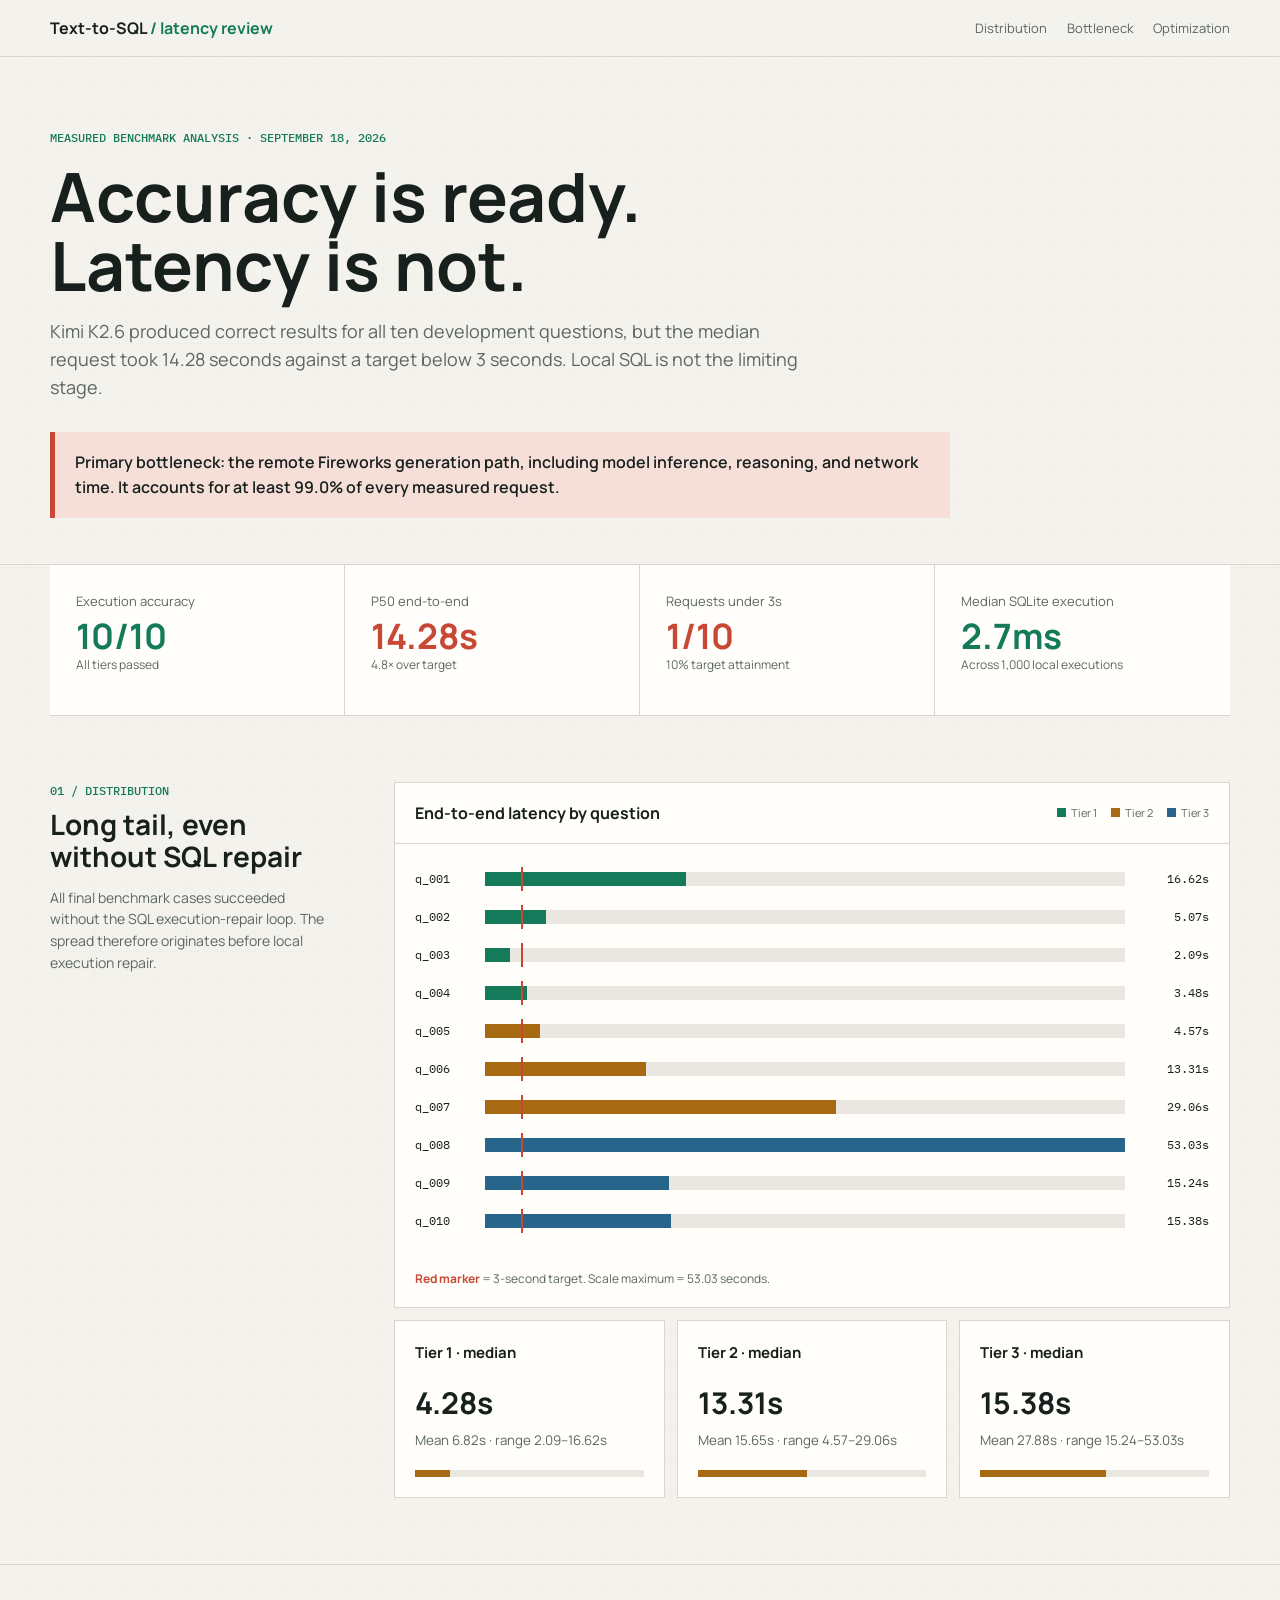
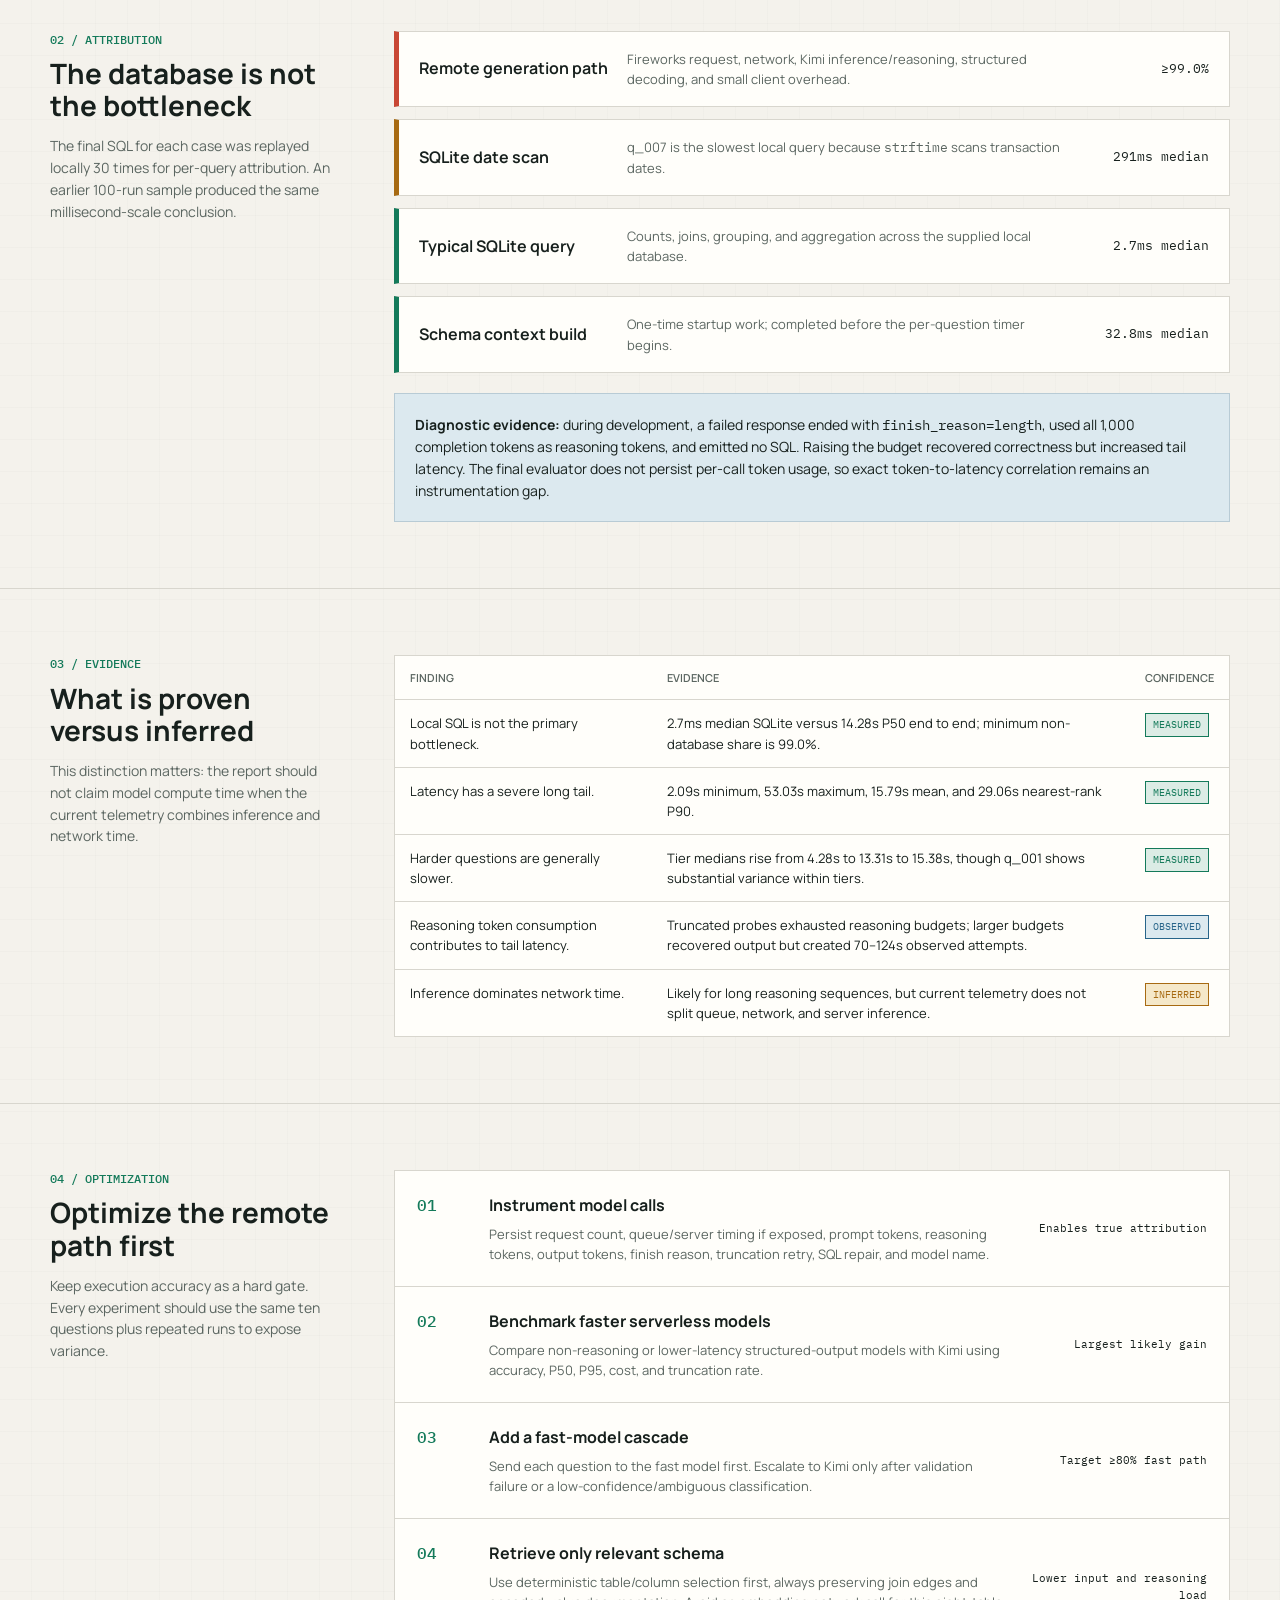
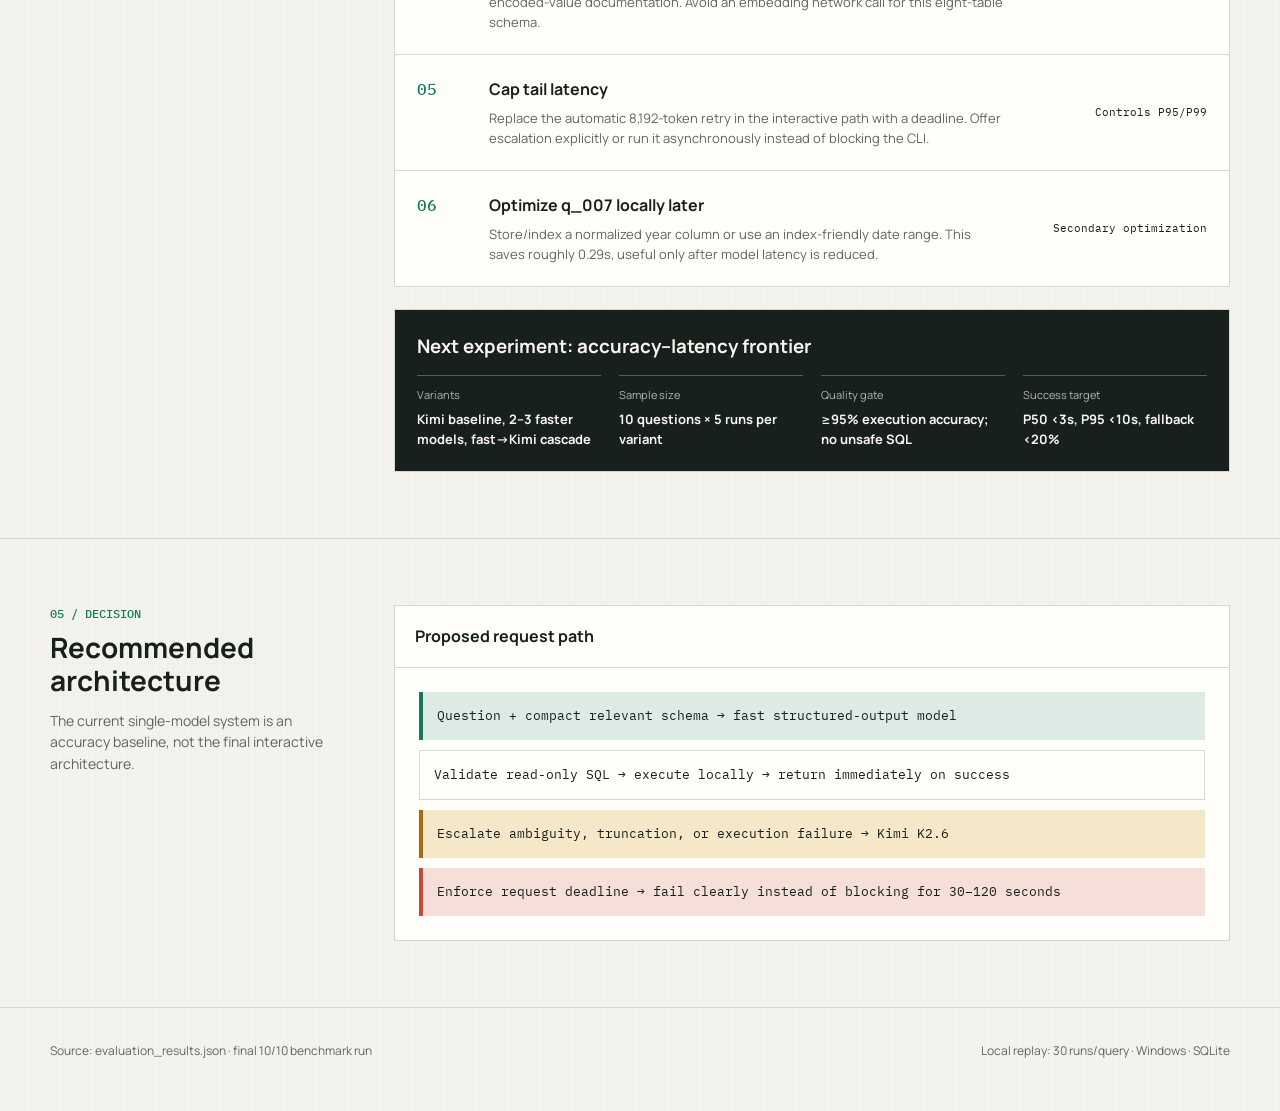
<file: results/kimi_k2p6/LATENCY_ANALYSIS.html>
<!doctype html>
<html lang="en">
<head>
  <meta charset="utf-8">
  <meta name="viewport" content="width=device-width, initial-scale=1">
  <title>Text-to-SQL Latency Analysis</title>
  <meta name="description" content="Measured latency analysis and optimization plan for the Fireworks text-to-SQL CLI.">
  <link rel="preconnect" href="https://fonts.googleapis.com">
  <link rel="preconnect" href="https://fonts.gstatic.com" crossorigin>
  <link href="https://fonts.googleapis.com/css2?family=IBM+Plex+Mono:wght@400;500&family=Manrope:wght@400;500;600;700&display=swap" rel="stylesheet">
  <style>
    :root {
      --ink: #17201d;
      --muted: #5b6661;
      --paper: #f4f2ec;
      --surface: #fffefa;
      --line: #d8d6ce;
      --green: #147a5a;
      --green-soft: #dcece5;
      --red: #c84735;
      --red-soft: #f6dfd9;
      --amber: #a76a12;
      --amber-soft: #f5e8c9;
      --blue: #28658a;
      --blue-soft: #dce9ef;
      --max: 1180px;
    }

    * { box-sizing: border-box; }
    html { scroll-behavior: smooth; }
    body {
      margin: 0;
      color: var(--ink);
      background-color: var(--paper);
      background-image:
        repeating-linear-gradient(0deg, transparent 0, transparent 31px, rgba(23, 32, 29, .035) 32px),
        repeating-linear-gradient(90deg, transparent 0, transparent 31px, rgba(23, 32, 29, .035) 32px);
      font-family: "Manrope", sans-serif;
      line-height: 1.55;
    }

    a { color: inherit; }
    button { font: inherit; }
    .shell { width: min(calc(100% - 40px), var(--max)); margin: 0 auto; }

    .topbar {
      position: sticky;
      top: 0;
      z-index: 10;
      border-bottom: 1px solid var(--line);
      background: rgba(244, 242, 236, .94);
      backdrop-filter: blur(12px);
    }
    .topbar .shell {
      min-height: 56px;
      display: flex;
      align-items: center;
      justify-content: space-between;
      gap: 24px;
    }
    .brand { font-weight: 700; }
    .brand span { color: var(--green); }
    nav { display: flex; gap: 20px; font-size: 13px; color: var(--muted); }
    nav a { text-decoration: none; }
    nav a:hover { color: var(--ink); }

    header { padding: 72px 0 46px; border-bottom: 1px solid var(--line); }
    .eyebrow, .mono {
      font-family: "IBM Plex Mono", monospace;
      letter-spacing: 0;
    }
    .eyebrow { color: var(--green); font-size: 12px; font-weight: 500; text-transform: uppercase; }
    h1 { max-width: 820px; margin: 14px 0 18px; font-size: clamp(36px, 6vw, 68px); line-height: 1.02; letter-spacing: 0; }
    .lede { max-width: 760px; margin: 0; color: var(--muted); font-size: 18px; }
    .verdict {
      max-width: 900px;
      margin-top: 30px;
      padding: 18px 20px;
      border-left: 5px solid var(--red);
      background: var(--red-soft);
      font-weight: 600;
    }

    .metrics {
      display: grid;
      grid-template-columns: repeat(4, 1fr);
      border-bottom: 1px solid var(--line);
      background: var(--surface);
    }
    .metric { min-height: 150px; padding: 26px; border-right: 1px solid var(--line); }
    .metric:last-child { border-right: 0; }
    .metric-label { color: var(--muted); font-size: 13px; }
    .metric-value { margin: 8px 0 2px; font-size: 35px; line-height: 1; font-weight: 700; }
    .metric-note { color: var(--muted); font-size: 12px; }
    .bad { color: var(--red); }
    .good { color: var(--green); }

    main section { padding: 66px 0; border-bottom: 1px solid var(--line); }
    .section-grid { display: grid; grid-template-columns: 280px minmax(0, 1fr); gap: 64px; }
    .section-intro h2 { margin: 8px 0 14px; font-size: 28px; line-height: 1.15; }
    .section-intro p { margin: 0; color: var(--muted); font-size: 14px; }

    .panel { border: 1px solid var(--line); background: var(--surface); }
    .panel-head { padding: 18px 20px; border-bottom: 1px solid var(--line); display: flex; justify-content: space-between; gap: 12px; align-items: center; }
    .panel-head h3 { margin: 0; font-size: 16px; }
    .legend { display: flex; gap: 14px; color: var(--muted); font-size: 11px; }
    .legend i { display: inline-block; width: 9px; height: 9px; margin-right: 5px; }

    .bars { padding: 16px 20px 20px; }
    .bar-row { display: grid; grid-template-columns: 58px minmax(0, 1fr) 72px; gap: 12px; align-items: center; min-height: 38px; }
    .bar-label { font-family: "IBM Plex Mono", monospace; font-size: 12px; }
    .track { position: relative; height: 14px; background: #e9e7e0; overflow: visible; }
    .track::after { content: ""; position: absolute; top: -5px; bottom: -5px; left: 5.66%; width: 2px; background: var(--red); }
    .fill { height: 100%; min-width: 2px; background: var(--blue); transform-origin: left; animation: grow .8s ease-out both; }
    .fill.t1 { background: var(--green); }
    .fill.t2 { background: var(--amber); }
    .fill.t3 { background: var(--blue); }
    .bar-value { text-align: right; font-family: "IBM Plex Mono", monospace; font-size: 12px; }
    @keyframes grow { from { transform: scaleX(0); } }

    .target-note { margin: 10px 20px 18px; color: var(--muted); font-size: 12px; }
    .target-line { color: var(--red); font-weight: 700; }

    .stage-list { display: grid; gap: 12px; }
    .stage {
      display: grid;
      grid-template-columns: 190px 1fr 120px;
      align-items: center;
      gap: 18px;
      padding: 17px 20px;
      border: 1px solid var(--line);
      background: var(--surface);
    }
    .stage-name { font-weight: 650; }
    .stage-desc { color: var(--muted); font-size: 13px; }
    .stage-number { text-align: right; font-family: "IBM Plex Mono", monospace; font-size: 13px; }
    .stage.primary { border-left: 5px solid var(--red); }
    .stage.secondary { border-left: 5px solid var(--amber); }
    .stage.minor { border-left: 5px solid var(--green); }

    .callout {
      margin-top: 20px;
      padding: 20px;
      border: 1px solid #b8cbd5;
      background: var(--blue-soft);
      font-size: 14px;
    }

    .tier-grid { display: grid; grid-template-columns: repeat(3, 1fr); gap: 12px; }
    .tier { padding: 20px; border: 1px solid var(--line); background: var(--surface); }
    .tier h3 { margin: 0 0 16px; font-size: 15px; }
    .tier-value { font-size: 30px; font-weight: 700; }
    .tier small { color: var(--muted); }
    .tier-scale { height: 7px; margin-top: 18px; background: #e9e7e0; }
    .tier-scale span { display: block; height: 100%; background: var(--amber); }

    .evidence { width: 100%; border-collapse: collapse; background: var(--surface); border: 1px solid var(--line); font-size: 13px; }
    .evidence th, .evidence td { padding: 13px 15px; text-align: left; border-bottom: 1px solid var(--line); vertical-align: top; }
    .evidence th { color: var(--muted); font-size: 11px; text-transform: uppercase; font-weight: 600; }
    .evidence tr:last-child td { border-bottom: 0; }
    .tag { display: inline-block; padding: 3px 7px; border: 1px solid currentColor; font-family: "IBM Plex Mono", monospace; font-size: 10px; text-transform: uppercase; }
    .tag.measured { color: var(--green); background: var(--green-soft); }
    .tag.observed { color: var(--blue); background: var(--blue-soft); }
    .tag.inferred { color: var(--amber); background: var(--amber-soft); }

    .steps { counter-reset: step; display: grid; gap: 1px; background: var(--line); border: 1px solid var(--line); }
    .step { counter-increment: step; display: grid; grid-template-columns: 52px minmax(0, 1fr) 180px; gap: 20px; padding: 22px; background: var(--surface); }
    .step::before { content: counter(step, decimal-leading-zero); font-family: "IBM Plex Mono", monospace; color: var(--green); font-weight: 500; }
    .step h3 { margin: 0 0 6px; font-size: 16px; }
    .step p { margin: 0; color: var(--muted); font-size: 13px; }
    .step-impact { align-self: center; font-family: "IBM Plex Mono", monospace; font-size: 11px; text-align: right; }

    .experiment { margin-top: 22px; padding: 22px; border: 1px solid var(--line); background: var(--ink); color: #f7f5ef; }
    .experiment h3 { margin: 0 0 14px; }
    .experiment-grid { display: grid; grid-template-columns: repeat(4, 1fr); gap: 18px; }
    .experiment-grid div { border-top: 1px solid #52605a; padding-top: 10px; }
    .experiment-grid span { display: block; color: #aeb8b3; font-size: 11px; }
    .experiment-grid strong { display: block; margin-top: 5px; font-size: 13px; }

    footer { padding: 34px 0 50px; color: var(--muted); font-size: 12px; }
    footer .shell { display: flex; justify-content: space-between; gap: 20px; }

    @media (max-width: 820px) {
      nav { display: none; }
      header { padding-top: 48px; }
      .metrics { grid-template-columns: 1fr 1fr; }
      .metric:nth-child(2) { border-right: 0; }
      .metric:nth-child(-n+2) { border-bottom: 1px solid var(--line); }
      .section-grid { grid-template-columns: 1fr; gap: 26px; }
      .tier-grid { grid-template-columns: 1fr; }
      .stage { grid-template-columns: 1fr; gap: 5px; }
      .stage-number { text-align: left; }
      .step { grid-template-columns: 40px minmax(0, 1fr); }
      .step-impact { grid-column: 2; text-align: left; }
      .experiment-grid { grid-template-columns: 1fr 1fr; }
      .evidence-wrap { overflow-x: auto; }
    }

    @media (max-width: 520px) {
      .shell { width: min(calc(100% - 24px), var(--max)); }
      h1 { font-size: 38px; }
      .metrics { grid-template-columns: 1fr; }
      .metric { border-right: 0; border-bottom: 1px solid var(--line); }
      .metric:last-child { border-bottom: 0; }
      .bar-row { grid-template-columns: 48px minmax(0, 1fr) 58px; gap: 8px; }
      .experiment-grid { grid-template-columns: 1fr; }
      footer .shell { display: block; }
    }

    @media (prefers-reduced-motion: reduce) {
      html { scroll-behavior: auto; }
      .fill { animation: none; }
    }
  </style>
</head>
<body>
  <div class="topbar">
    <div class="shell">
      <div class="brand">Text-to-SQL <span>/ latency review</span></div>
      <nav aria-label="Report sections">
        <a href="#distribution">Distribution</a>
        <a href="#bottleneck">Bottleneck</a>
        <a href="#optimization">Optimization</a>
      </nav>
    </div>
  </div>

  <header>
    <div class="shell">
      <div class="eyebrow">Measured benchmark analysis · September 18, 2026</div>
      <h1>Accuracy is ready. Latency is not.</h1>
      <p class="lede">Kimi K2.6 produced correct results for all ten development questions, but the median request took 14.28 seconds against a target below 3 seconds. Local SQL is not the limiting stage.</p>
      <div class="verdict">Primary bottleneck: the remote Fireworks generation path, including model inference, reasoning, and network time. It accounts for at least 99.0% of every measured request.</div>
    </div>
  </header>

  <div class="shell metrics" aria-label="Key metrics">
    <div class="metric">
      <div class="metric-label">Execution accuracy</div>
      <div class="metric-value good">10/10</div>
      <div class="metric-note">All tiers passed</div>
    </div>
    <div class="metric">
      <div class="metric-label">P50 end-to-end</div>
      <div class="metric-value bad">14.28s</div>
      <div class="metric-note">4.8× over target</div>
    </div>
    <div class="metric">
      <div class="metric-label">Requests under 3s</div>
      <div class="metric-value bad">1/10</div>
      <div class="metric-note">10% target attainment</div>
    </div>
    <div class="metric">
      <div class="metric-label">Median SQLite execution</div>
      <div class="metric-value good">2.7ms</div>
      <div class="metric-note">Across 1,000 local executions</div>
    </div>
  </div>

  <main>
    <section id="distribution">
      <div class="shell section-grid">
        <div class="section-intro">
          <div class="eyebrow">01 / Distribution</div>
          <h2>Long tail, even without SQL repair</h2>
          <p>All final benchmark cases succeeded without the SQL execution-repair loop. The spread therefore originates before local execution repair.</p>
        </div>
        <div>
          <div class="panel">
            <div class="panel-head">
              <h3>End-to-end latency by question</h3>
              <div class="legend"><span><i style="background:var(--green)"></i>Tier 1</span><span><i style="background:var(--amber)"></i>Tier 2</span><span><i style="background:var(--blue)"></i>Tier 3</span></div>
            </div>
            <div class="bars">
              <div class="bar-row"><div class="bar-label">q_001</div><div class="track"><div class="fill t1" style="width:31.33%"></div></div><div class="bar-value">16.62s</div></div>
              <div class="bar-row"><div class="bar-label">q_002</div><div class="track"><div class="fill t1" style="width:9.55%"></div></div><div class="bar-value">5.07s</div></div>
              <div class="bar-row"><div class="bar-label">q_003</div><div class="track"><div class="fill t1" style="width:3.94%"></div></div><div class="bar-value">2.09s</div></div>
              <div class="bar-row"><div class="bar-label">q_004</div><div class="track"><div class="fill t1" style="width:6.57%"></div></div><div class="bar-value">3.48s</div></div>
              <div class="bar-row"><div class="bar-label">q_005</div><div class="track"><div class="fill t2" style="width:8.62%"></div></div><div class="bar-value">4.57s</div></div>
              <div class="bar-row"><div class="bar-label">q_006</div><div class="track"><div class="fill t2" style="width:25.09%"></div></div><div class="bar-value">13.31s</div></div>
              <div class="bar-row"><div class="bar-label">q_007</div><div class="track"><div class="fill t2" style="width:54.79%"></div></div><div class="bar-value">29.06s</div></div>
              <div class="bar-row"><div class="bar-label">q_008</div><div class="track"><div class="fill t3" style="width:100%"></div></div><div class="bar-value">53.03s</div></div>
              <div class="bar-row"><div class="bar-label">q_009</div><div class="track"><div class="fill t3" style="width:28.74%"></div></div><div class="bar-value">15.24s</div></div>
              <div class="bar-row"><div class="bar-label">q_010</div><div class="track"><div class="fill t3" style="width:29.00%"></div></div><div class="bar-value">15.38s</div></div>
            </div>
            <div class="target-note"><span class="target-line">Red marker</span> = 3-second target. Scale maximum = 53.03 seconds.</div>
          </div>

          <div class="tier-grid" style="margin-top:12px">
            <div class="tier"><h3>Tier 1 · median</h3><div class="tier-value">4.28s</div><small>Mean 6.82s · range 2.09–16.62s</small><div class="tier-scale"><span style="width:15.3%"></span></div></div>
            <div class="tier"><h3>Tier 2 · median</h3><div class="tier-value">13.31s</div><small>Mean 15.65s · range 4.57–29.06s</small><div class="tier-scale"><span style="width:47.7%"></span></div></div>
            <div class="tier"><h3>Tier 3 · median</h3><div class="tier-value">15.38s</div><small>Mean 27.88s · range 15.24–53.03s</small><div class="tier-scale"><span style="width:55.1%"></span></div></div>
          </div>
        </div>
      </div>
    </section>

    <section id="bottleneck">
      <div class="shell section-grid">
        <div class="section-intro">
          <div class="eyebrow">02 / Attribution</div>
          <h2>The database is not the bottleneck</h2>
          <p>The final SQL for each case was replayed locally 30 times for per-query attribution. An earlier 100-run sample produced the same millisecond-scale conclusion.</p>
        </div>
        <div>
          <div class="stage-list">
            <div class="stage primary">
              <div class="stage-name">Remote generation path</div>
              <div class="stage-desc">Fireworks request, network, Kimi inference/reasoning, structured decoding, and small client overhead.</div>
              <div class="stage-number">≥99.0%</div>
            </div>
            <div class="stage secondary">
              <div class="stage-name">SQLite date scan</div>
              <div class="stage-desc">q_007 is the slowest local query because <span class="mono">strftime</span> scans transaction dates.</div>
              <div class="stage-number">291ms median</div>
            </div>
            <div class="stage minor">
              <div class="stage-name">Typical SQLite query</div>
              <div class="stage-desc">Counts, joins, grouping, and aggregation across the supplied local database.</div>
              <div class="stage-number">2.7ms median</div>
            </div>
            <div class="stage minor">
              <div class="stage-name">Schema context build</div>
              <div class="stage-desc">One-time startup work; completed before the per-question timer begins.</div>
              <div class="stage-number">32.8ms median</div>
            </div>
          </div>
          <div class="callout"><strong>Diagnostic evidence:</strong> during development, a failed response ended with <span class="mono">finish_reason=length</span>, used all 1,000 completion tokens as reasoning tokens, and emitted no SQL. Raising the budget recovered correctness but increased tail latency. The final evaluator does not persist per-call token usage, so exact token-to-latency correlation remains an instrumentation gap.</div>
        </div>
      </div>
    </section>

    <section>
      <div class="shell section-grid">
        <div class="section-intro">
          <div class="eyebrow">03 / Evidence</div>
          <h2>What is proven versus inferred</h2>
          <p>This distinction matters: the report should not claim model compute time when the current telemetry combines inference and network time.</p>
        </div>
        <div class="evidence-wrap">
          <table class="evidence">
            <thead><tr><th>Finding</th><th>Evidence</th><th>Confidence</th></tr></thead>
            <tbody>
              <tr><td>Local SQL is not the primary bottleneck.</td><td>2.7ms median SQLite versus 14.28s P50 end to end; minimum non-database share is 99.0%.</td><td><span class="tag measured">Measured</span></td></tr>
              <tr><td>Latency has a severe long tail.</td><td>2.09s minimum, 53.03s maximum, 15.79s mean, and 29.06s nearest-rank P90.</td><td><span class="tag measured">Measured</span></td></tr>
              <tr><td>Harder questions are generally slower.</td><td>Tier medians rise from 4.28s to 13.31s to 15.38s, though q_001 shows substantial variance within tiers.</td><td><span class="tag measured">Measured</span></td></tr>
              <tr><td>Reasoning token consumption contributes to tail latency.</td><td>Truncated probes exhausted reasoning budgets; larger budgets recovered output but created 70–124s observed attempts.</td><td><span class="tag observed">Observed</span></td></tr>
              <tr><td>Inference dominates network time.</td><td>Likely for long reasoning sequences, but current telemetry does not split queue, network, and server inference.</td><td><span class="tag inferred">Inferred</span></td></tr>
            </tbody>
          </table>
        </div>
      </div>
    </section>

    <section id="optimization">
      <div class="shell section-grid">
        <div class="section-intro">
          <div class="eyebrow">04 / Optimization</div>
          <h2>Optimize the remote path first</h2>
          <p>Keep execution accuracy as a hard gate. Every experiment should use the same ten questions plus repeated runs to expose variance.</p>
        </div>
        <div>
          <div class="steps">
            <div class="step"><div><h3>Instrument model calls</h3><p>Persist request count, queue/server timing if exposed, prompt tokens, reasoning tokens, output tokens, finish reason, truncation retry, SQL repair, and model name.</p></div><div class="step-impact">Enables true attribution</div></div>
            <div class="step"><div><h3>Benchmark faster serverless models</h3><p>Compare non-reasoning or lower-latency structured-output models with Kimi using accuracy, P50, P95, cost, and truncation rate.</p></div><div class="step-impact">Largest likely gain</div></div>
            <div class="step"><div><h3>Add a fast-model cascade</h3><p>Send each question to the fast model first. Escalate to Kimi only after validation failure or a low-confidence/ambiguous classification.</p></div><div class="step-impact">Target ≥80% fast path</div></div>
            <div class="step"><div><h3>Retrieve only relevant schema</h3><p>Use deterministic table/column selection first, always preserving join edges and encoded-value documentation. Avoid an embedding network call for this eight-table schema.</p></div><div class="step-impact">Lower input and reasoning load</div></div>
            <div class="step"><div><h3>Cap tail latency</h3><p>Replace the automatic 8,192-token retry in the interactive path with a deadline. Offer escalation explicitly or run it asynchronously instead of blocking the CLI.</p></div><div class="step-impact">Controls P95/P99</div></div>
            <div class="step"><div><h3>Optimize q_007 locally later</h3><p>Store/index a normalized year column or use an index-friendly date range. This saves roughly 0.29s, useful only after model latency is reduced.</p></div><div class="step-impact">Secondary optimization</div></div>
          </div>

          <div class="experiment">
            <h3>Next experiment: accuracy–latency frontier</h3>
            <div class="experiment-grid">
              <div><span>Variants</span><strong>Kimi baseline, 2–3 faster models, fast→Kimi cascade</strong></div>
              <div><span>Sample size</span><strong>10 questions × 5 runs per variant</strong></div>
              <div><span>Quality gate</span><strong>≥95% execution accuracy; no unsafe SQL</strong></div>
              <div><span>Success target</span><strong>P50 &lt;3s, P95 &lt;10s, fallback &lt;20%</strong></div>
            </div>
          </div>
        </div>
      </div>
    </section>

    <section>
      <div class="shell section-grid">
        <div class="section-intro">
          <div class="eyebrow">05 / Decision</div>
          <h2>Recommended architecture</h2>
          <p>The current single-model system is an accuracy baseline, not the final interactive architecture.</p>
        </div>
        <div class="panel">
          <div class="panel-head"><h3>Proposed request path</h3></div>
          <div style="padding:24px; display:grid; gap:10px; font-family:'IBM Plex Mono',monospace; font-size:13px">
            <div style="padding:14px;background:var(--green-soft);border-left:4px solid var(--green)">Question + compact relevant schema → fast structured-output model</div>
            <div style="padding:14px;background:var(--surface);border:1px solid var(--line)">Validate read-only SQL → execute locally → return immediately on success</div>
            <div style="padding:14px;background:var(--amber-soft);border-left:4px solid var(--amber)">Escalate ambiguity, truncation, or execution failure → Kimi K2.6</div>
            <div style="padding:14px;background:var(--red-soft);border-left:4px solid var(--red)">Enforce request deadline → fail clearly instead of blocking for 30–120 seconds</div>
          </div>
        </div>
      </div>
    </section>
  </main>

  <footer>
    <div class="shell">
      <span>Source: evaluation_results.json · final 10/10 benchmark run</span>
      <span>Local replay: 30 runs/query · Windows · SQLite</span>
    </div>
  </footer>
</body>
</html>
</file>
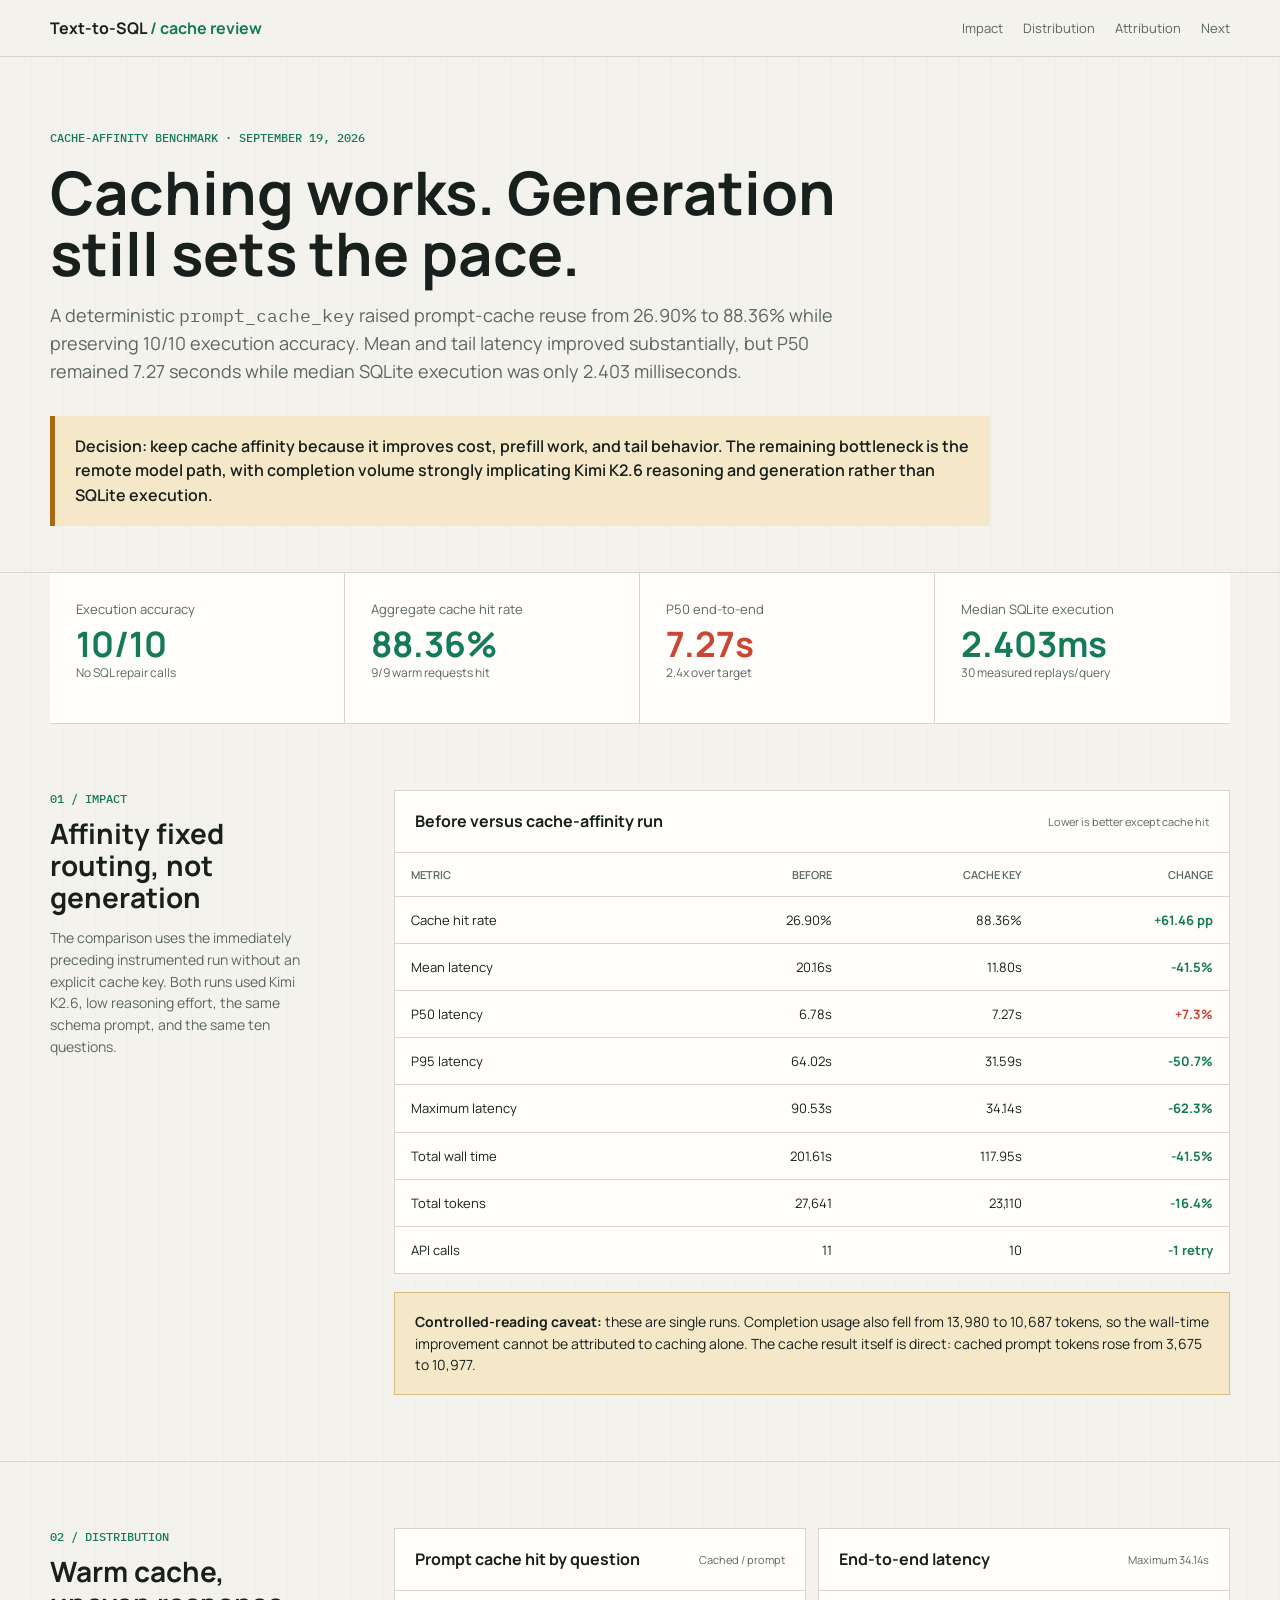
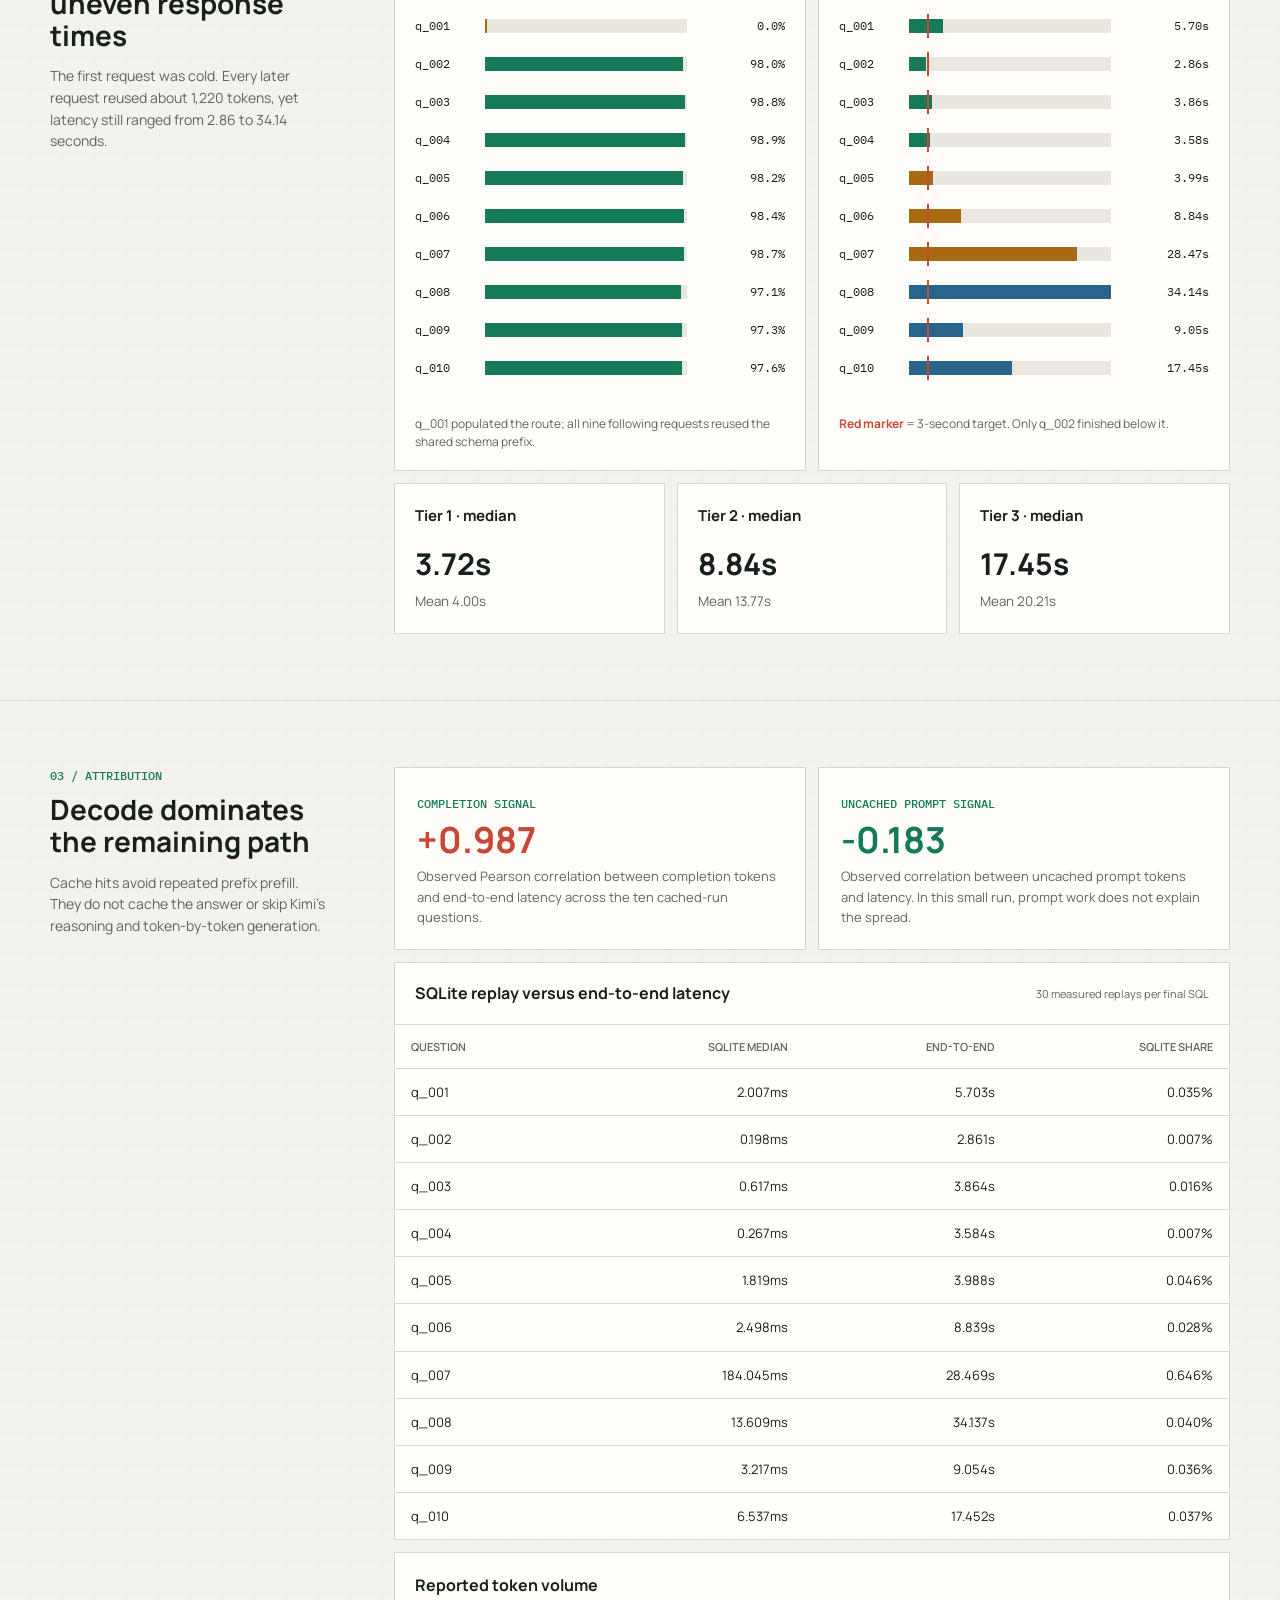
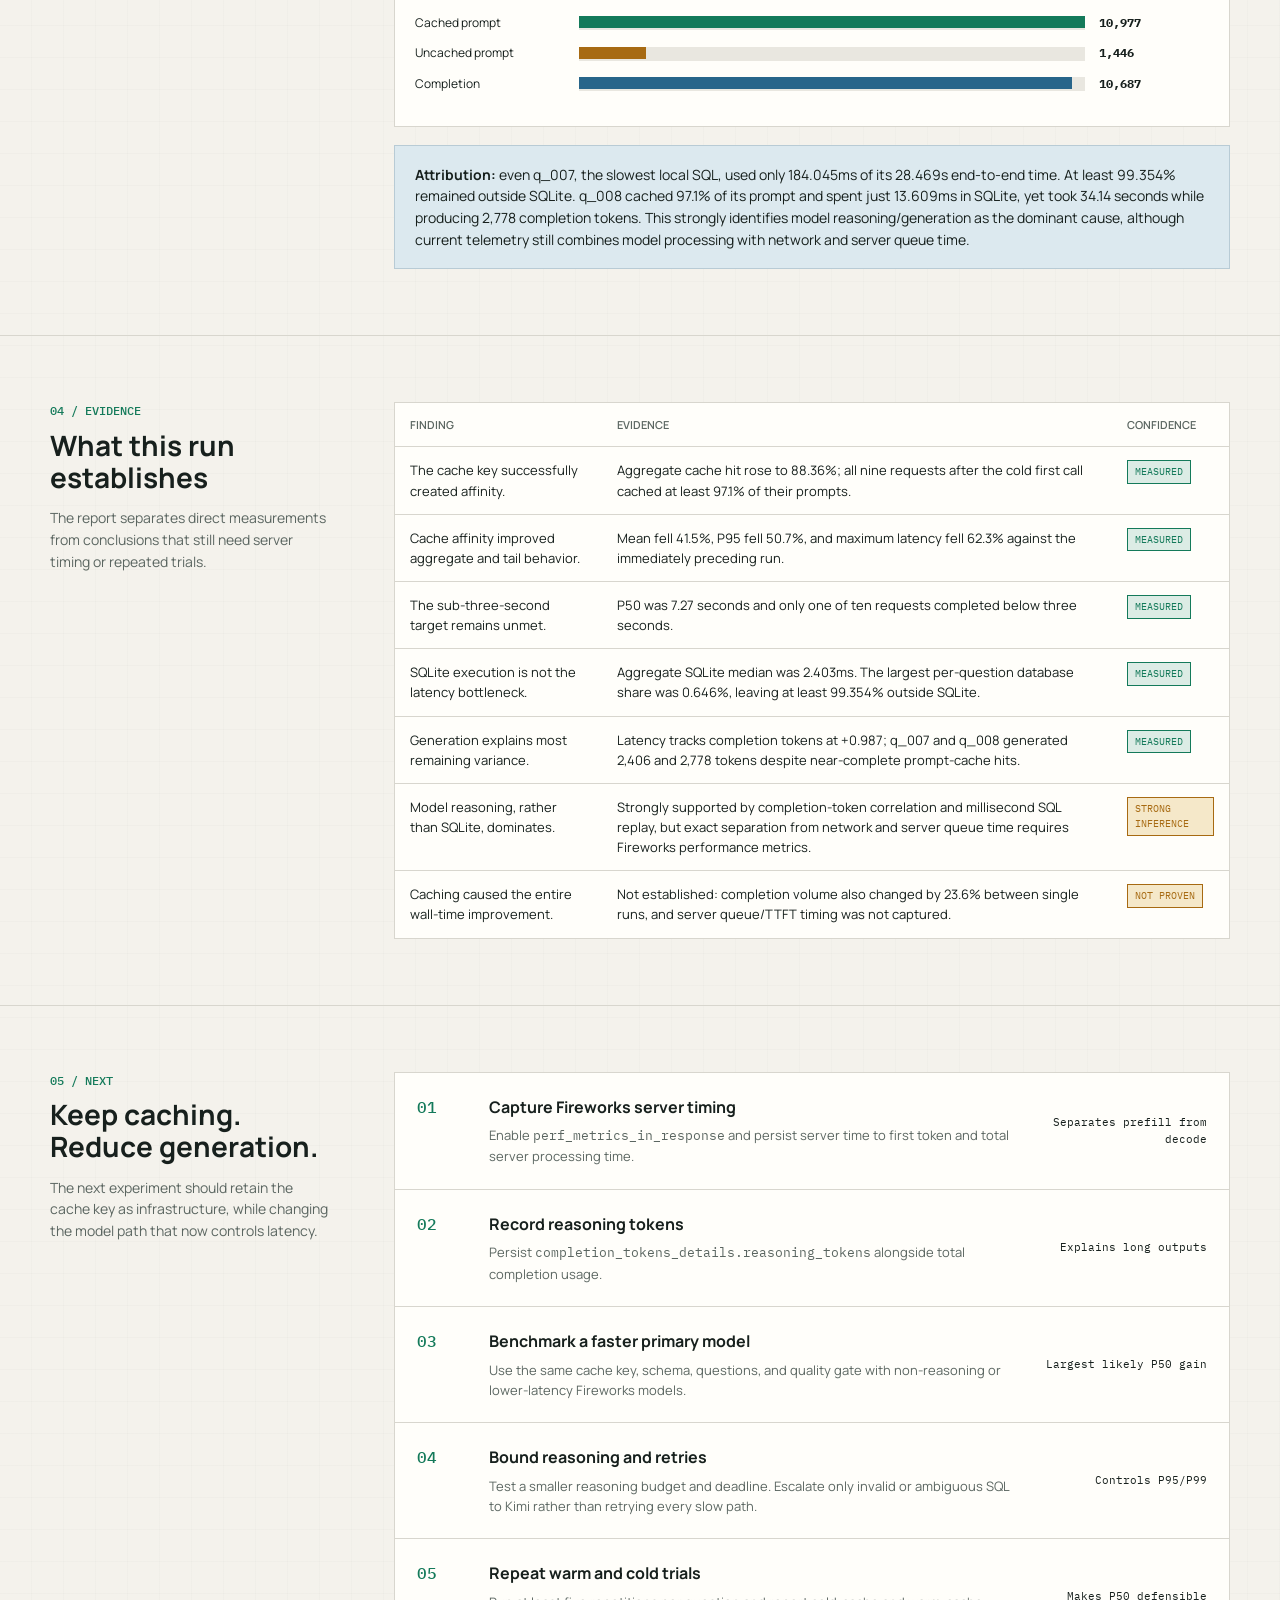
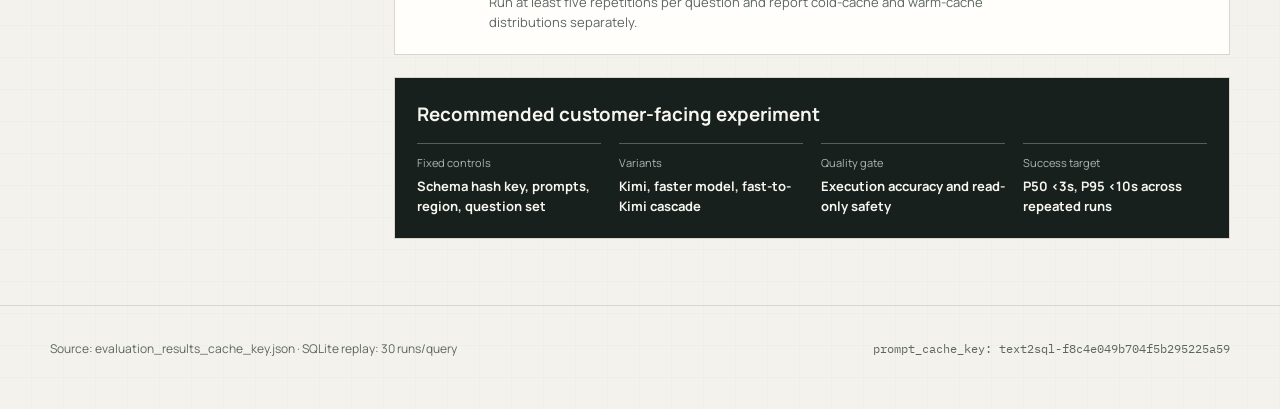
<file: results/kimi_k2p6/latency_analysis_Cache.html>
<!doctype html>
<html lang="en">
<head>
  <meta charset="utf-8">
  <meta name="viewport" content="width=device-width, initial-scale=1">
  <title>Text-to-SQL Cache &amp; Latency Analysis</title>
  <meta name="description" content="Prompt-cache affinity results and latency analysis for the Fireworks Kimi K2.6 text-to-SQL benchmark.">
  <link rel="preconnect" href="https://fonts.googleapis.com">
  <link rel="preconnect" href="https://fonts.gstatic.com" crossorigin>
  <link href="https://fonts.googleapis.com/css2?family=IBM+Plex+Mono:wght@400;500&family=Manrope:wght@400;500;600;700&display=swap" rel="stylesheet">
  <style>
    :root {
      --ink: #17201d;
      --muted: #5b6661;
      --paper: #f4f2ec;
      --surface: #fffefa;
      --line: #d8d6ce;
      --green: #147a5a;
      --green-soft: #dcece5;
      --red: #c84735;
      --red-soft: #f6dfd9;
      --amber: #a76a12;
      --amber-soft: #f5e8c9;
      --blue: #28658a;
      --blue-soft: #dce9ef;
      --max: 1180px;
    }

    * { box-sizing: border-box; }
    html { scroll-behavior: smooth; }
    body {
      margin: 0;
      color: var(--ink);
      background-color: var(--paper);
      background-image:
        repeating-linear-gradient(0deg, transparent 0, transparent 31px, rgba(23, 32, 29, .035) 32px),
        repeating-linear-gradient(90deg, transparent 0, transparent 31px, rgba(23, 32, 29, .035) 32px);
      font-family: "Manrope", sans-serif;
      line-height: 1.55;
    }

    a { color: inherit; }
    .shell { width: min(calc(100% - 40px), var(--max)); margin: 0 auto; }
    .mono, .eyebrow { font-family: "IBM Plex Mono", monospace; letter-spacing: 0; }

    .topbar {
      position: sticky;
      top: 0;
      z-index: 10;
      border-bottom: 1px solid var(--line);
      background: rgba(244, 242, 236, .94);
      backdrop-filter: blur(12px);
    }
    .topbar .shell {
      min-height: 56px;
      display: flex;
      align-items: center;
      justify-content: space-between;
      gap: 24px;
    }
    .brand { font-weight: 700; }
    .brand span { color: var(--green); }
    nav { display: flex; gap: 20px; font-size: 13px; color: var(--muted); }
    nav a { text-decoration: none; }
    nav a:hover { color: var(--ink); }

    header { padding: 72px 0 46px; border-bottom: 1px solid var(--line); }
    .eyebrow { color: var(--green); font-size: 12px; font-weight: 500; text-transform: uppercase; }
    h1 { max-width: 900px; margin: 14px 0 18px; font-size: 60px; line-height: 1.02; letter-spacing: 0; }
    .lede { max-width: 820px; margin: 0; color: var(--muted); font-size: 18px; }
    .verdict {
      max-width: 940px;
      margin-top: 30px;
      padding: 18px 20px;
      border-left: 5px solid var(--amber);
      background: var(--amber-soft);
      font-weight: 600;
    }

    .metrics {
      display: grid;
      grid-template-columns: repeat(4, 1fr);
      border-bottom: 1px solid var(--line);
      background: var(--surface);
    }
    .metric { min-height: 150px; padding: 26px; border-right: 1px solid var(--line); }
    .metric:last-child { border-right: 0; }
    .metric-label { color: var(--muted); font-size: 13px; }
    .metric-value { margin: 8px 0 2px; font-size: 35px; line-height: 1; font-weight: 700; }
    .metric-note { color: var(--muted); font-size: 12px; }
    .good { color: var(--green); }
    .bad { color: var(--red); }
    .mixed { color: var(--amber); }

    main section { padding: 66px 0; border-bottom: 1px solid var(--line); }
    .section-grid { display: grid; grid-template-columns: 280px minmax(0, 1fr); gap: 64px; }
    .section-grid > *, .chart-grid > *, .signal-grid > * { min-width: 0; }
    .section-intro h2 { margin: 8px 0 14px; font-size: 28px; line-height: 1.15; }
    .section-intro p { margin: 0; color: var(--muted); font-size: 14px; }

    .panel { border: 1px solid var(--line); background: var(--surface); }
    .panel-head {
      padding: 18px 20px;
      border-bottom: 1px solid var(--line);
      display: flex;
      justify-content: space-between;
      align-items: center;
      gap: 12px;
    }
    .panel-head h3 { margin: 0; font-size: 16px; }
    .panel-note { color: var(--muted); font-size: 11px; }

    .comparison { width: 100%; border-collapse: collapse; font-size: 13px; }
    .comparison th, .comparison td { padding: 13px 16px; border-bottom: 1px solid var(--line); text-align: right; }
    .comparison th:first-child, .comparison td:first-child { text-align: left; }
    .comparison th { color: var(--muted); font-size: 11px; text-transform: uppercase; font-weight: 600; }
    .comparison tr:last-child td { border-bottom: 0; }
    .delta-good { color: var(--green); font-weight: 700; }
    .delta-bad { color: var(--red); font-weight: 700; }

    .callout { margin-top: 18px; padding: 18px 20px; border: 1px solid #b8cbd5; background: var(--blue-soft); font-size: 14px; }
    .callout.warning { border-color: #d9bd83; background: var(--amber-soft); }

    .bars { padding: 16px 20px 20px; }
    .bar-row { display: grid; grid-template-columns: 58px minmax(0, 1fr) 86px; gap: 12px; align-items: center; min-height: 38px; }
    .bar-label, .bar-value { font-family: "IBM Plex Mono", monospace; font-size: 12px; }
    .bar-value { text-align: right; }
    .track { position: relative; height: 14px; background: #e9e7e0; overflow: visible; }
    .latency-track::after { content: ""; position: absolute; top: -5px; bottom: -5px; left: 8.79%; width: 2px; background: var(--red); }
    .fill { height: 100%; min-width: 2px; transform-origin: left; animation: grow .8s ease-out both; }
    .fill.t1 { background: var(--green); }
    .fill.t2 { background: var(--amber); }
    .fill.t3 { background: var(--blue); }
    .fill.cache { background: var(--green); }
    .fill.cold { background: var(--amber); }
    @keyframes grow { from { transform: scaleX(0); } }
    .chart-note { margin: 8px 20px 18px; color: var(--muted); font-size: 12px; }
    .target-line { color: var(--red); font-weight: 700; }

    .chart-grid { display: grid; grid-template-columns: 1fr 1fr; gap: 12px; }
    .tier-grid { display: grid; grid-template-columns: repeat(3, 1fr); gap: 12px; margin-top: 12px; }
    .tier { padding: 20px; border: 1px solid var(--line); background: var(--surface); }
    .tier h3 { margin: 0 0 14px; font-size: 15px; }
    .tier-value { font-size: 30px; font-weight: 700; }
    .tier small { color: var(--muted); }

    .signal-grid { display: grid; grid-template-columns: repeat(2, 1fr); gap: 12px; }
    .signal { min-height: 170px; padding: 22px; border: 1px solid var(--line); background: var(--surface); }
    .signal strong { display: block; margin: 8px 0; font-size: 36px; line-height: 1; }
    .signal p { margin: 0; color: var(--muted); font-size: 13px; }

    .workload { margin-top: 12px; border: 1px solid var(--line); background: var(--surface); padding: 20px; }
    .workload h3 { margin: 0 0 16px; font-size: 16px; }
    .work-row { display: grid; grid-template-columns: 150px minmax(0, 1fr) 110px; gap: 14px; align-items: center; margin: 12px 0; font-size: 12px; }
    .work-fill { height: 12px; background: var(--blue); }
    .work-fill.cached { background: var(--green); }
    .work-fill.uncached { background: var(--amber); }

    .evidence-wrap { overflow-x: auto; }
    .evidence { width: 100%; min-width: 680px; border-collapse: collapse; border: 1px solid var(--line); background: var(--surface); font-size: 13px; }
    .evidence th, .evidence td { padding: 13px 15px; border-bottom: 1px solid var(--line); text-align: left; vertical-align: top; }
    .evidence th { color: var(--muted); font-size: 11px; text-transform: uppercase; font-weight: 600; }
    .evidence tr:last-child td { border-bottom: 0; }
    .tag { display: inline-block; padding: 3px 7px; border: 1px solid currentColor; font-family: "IBM Plex Mono", monospace; font-size: 10px; text-transform: uppercase; }
    .tag.measured { color: var(--green); background: var(--green-soft); }
    .tag.inferred { color: var(--amber); background: var(--amber-soft); }

    .steps { counter-reset: step; display: grid; gap: 1px; border: 1px solid var(--line); background: var(--line); }
    .step { counter-increment: step; display: grid; grid-template-columns: 52px minmax(0, 1fr) 170px; gap: 20px; padding: 22px; background: var(--surface); }
    .step::before { content: counter(step, decimal-leading-zero); color: var(--green); font-family: "IBM Plex Mono", monospace; font-weight: 500; }
    .step h3 { margin: 0 0 6px; font-size: 16px; }
    .step p { margin: 0; color: var(--muted); font-size: 13px; }
    .step-impact { align-self: center; text-align: right; font-family: "IBM Plex Mono", monospace; font-size: 11px; }

    .experiment { margin-top: 22px; padding: 22px; border: 1px solid var(--line); background: var(--ink); color: #f7f5ef; }
    .experiment h3 { margin: 0 0 14px; }
    .experiment-grid { display: grid; grid-template-columns: repeat(4, 1fr); gap: 18px; }
    .experiment-grid div { border-top: 1px solid #52605a; padding-top: 10px; }
    .experiment-grid span { display: block; color: #aeb8b3; font-size: 11px; }
    .experiment-grid strong { display: block; margin-top: 5px; font-size: 13px; }

    footer { padding: 34px 0 50px; color: var(--muted); font-size: 12px; }
    footer .shell { display: flex; justify-content: space-between; gap: 20px; }

    @media (max-width: 900px) {
      nav { display: none; }
      h1 { font-size: 48px; }
      .metrics, .chart-grid { grid-template-columns: 1fr 1fr; }
      .metric:nth-child(2) { border-right: 0; }
      .metric:nth-child(-n+2) { border-bottom: 1px solid var(--line); }
      .section-grid { grid-template-columns: 1fr; gap: 26px; }
      .tier-grid { grid-template-columns: 1fr; }
      .experiment-grid { grid-template-columns: 1fr 1fr; }
    }

    @media (max-width: 600px) {
      .shell { width: auto; max-width: none; margin-left: 12px; margin-right: 12px; }
      header { padding-top: 48px; }
      h1 { font-size: 38px; }
      .metrics, .chart-grid, .signal-grid { grid-template-columns: 1fr; }
      .metric { border-right: 0; border-bottom: 1px solid var(--line); }
      .metric:last-child { border-bottom: 0; }
      .bar-row { grid-template-columns: 48px minmax(0, 1fr) 68px; gap: 8px; }
      .work-row { grid-template-columns: 1fr; gap: 5px; }
      .step { grid-template-columns: 40px minmax(0, 1fr); }
      .step-impact { grid-column: 2; text-align: left; }
      .experiment-grid { grid-template-columns: 1fr; }
      footer .shell { display: block; }
    }

    @media (prefers-reduced-motion: reduce) {
      html { scroll-behavior: auto; }
      .fill { animation: none; }
    }

    @media print {
      .topbar { position: static; }
      body { background: white; }
      main section { break-inside: avoid; }
    }
  </style>
</head>
<body>
  <div class="topbar">
    <div class="shell">
      <div class="brand">Text-to-SQL <span>/ cache review</span></div>
      <nav aria-label="Report sections">
        <a href="#impact">Impact</a>
        <a href="#distribution">Distribution</a>
        <a href="#attribution">Attribution</a>
        <a href="#next">Next</a>
      </nav>
    </div>
  </div>

  <header>
    <div class="shell">
      <div class="eyebrow">Cache-affinity benchmark &middot; September 19, 2026</div>
      <h1>Caching works. Generation still sets the pace.</h1>
      <p class="lede">A deterministic <span class="mono">prompt_cache_key</span> raised prompt-cache reuse from 26.90% to 88.36% while preserving 10/10 execution accuracy. Mean and tail latency improved substantially, but P50 remained 7.27 seconds while median SQLite execution was only 2.403 milliseconds.</p>
      <div class="verdict">Decision: keep cache affinity because it improves cost, prefill work, and tail behavior. The remaining bottleneck is the remote model path, with completion volume strongly implicating Kimi K2.6 reasoning and generation rather than SQLite execution.</div>
    </div>
  </header>

  <div class="shell metrics" aria-label="Key cache benchmark metrics">
    <div class="metric">
      <div class="metric-label">Execution accuracy</div>
      <div class="metric-value good">10/10</div>
      <div class="metric-note">No SQL repair calls</div>
    </div>
    <div class="metric">
      <div class="metric-label">Aggregate cache hit rate</div>
      <div class="metric-value good">88.36%</div>
      <div class="metric-note">9/9 warm requests hit</div>
    </div>
    <div class="metric">
      <div class="metric-label">P50 end-to-end</div>
      <div class="metric-value bad">7.27s</div>
      <div class="metric-note">2.4x over target</div>
    </div>
    <div class="metric">
      <div class="metric-label">Median SQLite execution</div>
      <div class="metric-value good">2.403ms</div>
      <div class="metric-note">30 measured replays/query</div>
    </div>
  </div>

  <main>
    <section id="impact">
      <div class="shell section-grid">
        <div class="section-intro">
          <div class="eyebrow">01 / Impact</div>
          <h2>Affinity fixed routing, not generation</h2>
          <p>The comparison uses the immediately preceding instrumented run without an explicit cache key. Both runs used Kimi K2.6, low reasoning effort, the same schema prompt, and the same ten questions.</p>
        </div>
        <div>
          <div class="panel">
            <div class="panel-head">
              <h3>Before versus cache-affinity run</h3>
              <span class="panel-note">Lower is better except cache hit</span>
            </div>
            <div class="evidence-wrap">
              <table class="comparison">
                <thead><tr><th>Metric</th><th>Before</th><th>Cache key</th><th>Change</th></tr></thead>
                <tbody>
                  <tr><td>Cache hit rate</td><td>26.90%</td><td>88.36%</td><td class="delta-good">+61.46 pp</td></tr>
                  <tr><td>Mean latency</td><td>20.16s</td><td>11.80s</td><td class="delta-good">-41.5%</td></tr>
                  <tr><td>P50 latency</td><td>6.78s</td><td>7.27s</td><td class="delta-bad">+7.3%</td></tr>
                  <tr><td>P95 latency</td><td>64.02s</td><td>31.59s</td><td class="delta-good">-50.7%</td></tr>
                  <tr><td>Maximum latency</td><td>90.53s</td><td>34.14s</td><td class="delta-good">-62.3%</td></tr>
                  <tr><td>Total wall time</td><td>201.61s</td><td>117.95s</td><td class="delta-good">-41.5%</td></tr>
                  <tr><td>Total tokens</td><td>27,641</td><td>23,110</td><td class="delta-good">-16.4%</td></tr>
                  <tr><td>API calls</td><td>11</td><td>10</td><td class="delta-good">-1 retry</td></tr>
                </tbody>
              </table>
            </div>
          </div>
          <div class="callout warning"><strong>Controlled-reading caveat:</strong> these are single runs. Completion usage also fell from 13,980 to 10,687 tokens, so the wall-time improvement cannot be attributed to caching alone. The cache result itself is direct: cached prompt tokens rose from 3,675 to 10,977.</div>
        </div>
      </div>
    </section>

    <section id="distribution">
      <div class="shell section-grid">
        <div class="section-intro">
          <div class="eyebrow">02 / Distribution</div>
          <h2>Warm cache, uneven response times</h2>
          <p>The first request was cold. Every later request reused about 1,220 tokens, yet latency still ranged from 2.86 to 34.14 seconds.</p>
        </div>
        <div>
          <div class="chart-grid">
            <div class="panel">
              <div class="panel-head"><h3>Prompt cache hit by question</h3><span class="panel-note">Cached / prompt</span></div>
              <div class="bars">
                <div class="bar-row"><div class="bar-label">q_001</div><div class="track"><div class="fill cold" style="width:0%"></div></div><div class="bar-value">0.0%</div></div>
                <div class="bar-row"><div class="bar-label">q_002</div><div class="track"><div class="fill cache" style="width:97.99%"></div></div><div class="bar-value">98.0%</div></div>
                <div class="bar-row"><div class="bar-label">q_003</div><div class="track"><div class="fill cache" style="width:98.79%"></div></div><div class="bar-value">98.8%</div></div>
                <div class="bar-row"><div class="bar-label">q_004</div><div class="track"><div class="fill cache" style="width:98.87%"></div></div><div class="bar-value">98.9%</div></div>
                <div class="bar-row"><div class="bar-label">q_005</div><div class="track"><div class="fill cache" style="width:98.23%"></div></div><div class="bar-value">98.2%</div></div>
                <div class="bar-row"><div class="bar-label">q_006</div><div class="track"><div class="fill cache" style="width:98.39%"></div></div><div class="bar-value">98.4%</div></div>
                <div class="bar-row"><div class="bar-label">q_007</div><div class="track"><div class="fill cache" style="width:98.71%"></div></div><div class="bar-value">98.7%</div></div>
                <div class="bar-row"><div class="bar-label">q_008</div><div class="track"><div class="fill cache" style="width:97.13%"></div></div><div class="bar-value">97.1%</div></div>
                <div class="bar-row"><div class="bar-label">q_009</div><div class="track"><div class="fill cache" style="width:97.28%"></div></div><div class="bar-value">97.3%</div></div>
                <div class="bar-row"><div class="bar-label">q_010</div><div class="track"><div class="fill cache" style="width:97.60%"></div></div><div class="bar-value">97.6%</div></div>
              </div>
              <div class="chart-note">q_001 populated the route; all nine following requests reused the shared schema prefix.</div>
            </div>

            <div class="panel">
              <div class="panel-head"><h3>End-to-end latency</h3><span class="panel-note">Maximum 34.14s</span></div>
              <div class="bars">
                <div class="bar-row"><div class="bar-label">q_001</div><div class="track latency-track"><div class="fill t1" style="width:16.71%"></div></div><div class="bar-value">5.70s</div></div>
                <div class="bar-row"><div class="bar-label">q_002</div><div class="track latency-track"><div class="fill t1" style="width:8.38%"></div></div><div class="bar-value">2.86s</div></div>
                <div class="bar-row"><div class="bar-label">q_003</div><div class="track latency-track"><div class="fill t1" style="width:11.32%"></div></div><div class="bar-value">3.86s</div></div>
                <div class="bar-row"><div class="bar-label">q_004</div><div class="track latency-track"><div class="fill t1" style="width:10.50%"></div></div><div class="bar-value">3.58s</div></div>
                <div class="bar-row"><div class="bar-label">q_005</div><div class="track latency-track"><div class="fill t2" style="width:11.68%"></div></div><div class="bar-value">3.99s</div></div>
                <div class="bar-row"><div class="bar-label">q_006</div><div class="track latency-track"><div class="fill t2" style="width:25.89%"></div></div><div class="bar-value">8.84s</div></div>
                <div class="bar-row"><div class="bar-label">q_007</div><div class="track latency-track"><div class="fill t2" style="width:83.40%"></div></div><div class="bar-value">28.47s</div></div>
                <div class="bar-row"><div class="bar-label">q_008</div><div class="track latency-track"><div class="fill t3" style="width:100%"></div></div><div class="bar-value">34.14s</div></div>
                <div class="bar-row"><div class="bar-label">q_009</div><div class="track latency-track"><div class="fill t3" style="width:26.52%"></div></div><div class="bar-value">9.05s</div></div>
                <div class="bar-row"><div class="bar-label">q_010</div><div class="track latency-track"><div class="fill t3" style="width:51.12%"></div></div><div class="bar-value">17.45s</div></div>
              </div>
              <div class="chart-note"><span class="target-line">Red marker</span> = 3-second target. Only q_002 finished below it.</div>
            </div>
          </div>

          <div class="tier-grid">
            <div class="tier"><h3>Tier 1 &middot; median</h3><div class="tier-value">3.72s</div><small>Mean 4.00s</small></div>
            <div class="tier"><h3>Tier 2 &middot; median</h3><div class="tier-value">8.84s</div><small>Mean 13.77s</small></div>
            <div class="tier"><h3>Tier 3 &middot; median</h3><div class="tier-value">17.45s</div><small>Mean 20.21s</small></div>
          </div>
        </div>
      </div>
    </section>

    <section id="attribution">
      <div class="shell section-grid">
        <div class="section-intro">
          <div class="eyebrow">03 / Attribution</div>
          <h2>Decode dominates the remaining path</h2>
          <p>Cache hits avoid repeated prefix prefill. They do not cache the answer or skip Kimi's reasoning and token-by-token generation.</p>
        </div>
        <div>
          <div class="signal-grid">
            <div class="signal">
              <span class="eyebrow">Completion signal</span>
              <strong class="bad">+0.987</strong>
              <p>Observed Pearson correlation between completion tokens and end-to-end latency across the ten cached-run questions.</p>
            </div>
            <div class="signal">
              <span class="eyebrow">Uncached prompt signal</span>
              <strong class="good">-0.183</strong>
              <p>Observed correlation between uncached prompt tokens and latency. In this small run, prompt work does not explain the spread.</p>
            </div>
          </div>

          <div class="panel" style="margin-top:12px">
            <div class="panel-head"><h3>SQLite replay versus end-to-end latency</h3><span class="panel-note">30 measured replays per final SQL</span></div>
            <div class="evidence-wrap">
              <table class="comparison">
                <thead><tr><th>Question</th><th>SQLite median</th><th>End-to-end</th><th>SQLite share</th></tr></thead>
                <tbody>
                  <tr><td>q_001</td><td>2.007ms</td><td>5.703s</td><td>0.035%</td></tr>
                  <tr><td>q_002</td><td>0.198ms</td><td>2.861s</td><td>0.007%</td></tr>
                  <tr><td>q_003</td><td>0.617ms</td><td>3.864s</td><td>0.016%</td></tr>
                  <tr><td>q_004</td><td>0.267ms</td><td>3.584s</td><td>0.007%</td></tr>
                  <tr><td>q_005</td><td>1.819ms</td><td>3.988s</td><td>0.046%</td></tr>
                  <tr><td>q_006</td><td>2.498ms</td><td>8.839s</td><td>0.028%</td></tr>
                  <tr><td>q_007</td><td>184.045ms</td><td>28.469s</td><td>0.646%</td></tr>
                  <tr><td>q_008</td><td>13.609ms</td><td>34.137s</td><td>0.040%</td></tr>
                  <tr><td>q_009</td><td>3.217ms</td><td>9.054s</td><td>0.036%</td></tr>
                  <tr><td>q_010</td><td>6.537ms</td><td>17.452s</td><td>0.037%</td></tr>
                </tbody>
              </table>
            </div>
          </div>

          <div class="workload">
            <h3>Reported token volume</h3>
            <div class="work-row"><span>Cached prompt</span><div class="track"><div class="work-fill cached" style="width:100%"></div></div><strong class="mono">10,977</strong></div>
            <div class="work-row"><span>Uncached prompt</span><div class="track"><div class="work-fill uncached" style="width:13.17%"></div></div><strong class="mono">1,446</strong></div>
            <div class="work-row"><span>Completion</span><div class="track"><div class="work-fill" style="width:97.36%"></div></div><strong class="mono">10,687</strong></div>
          </div>

          <div class="callout"><strong>Attribution:</strong> even q_007, the slowest local SQL, used only 184.045ms of its 28.469s end-to-end time. At least 99.354% remained outside SQLite. q_008 cached 97.1% of its prompt and spent just 13.609ms in SQLite, yet took 34.14 seconds while producing 2,778 completion tokens. This strongly identifies model reasoning/generation as the dominant cause, although current telemetry still combines model processing with network and server queue time.</div>
        </div>
      </div>
    </section>

    <section>
      <div class="shell section-grid">
        <div class="section-intro">
          <div class="eyebrow">04 / Evidence</div>
          <h2>What this run establishes</h2>
          <p>The report separates direct measurements from conclusions that still need server timing or repeated trials.</p>
        </div>
        <div class="evidence-wrap">
          <table class="evidence">
            <thead><tr><th>Finding</th><th>Evidence</th><th>Confidence</th></tr></thead>
            <tbody>
              <tr><td>The cache key successfully created affinity.</td><td>Aggregate cache hit rose to 88.36%; all nine requests after the cold first call cached at least 97.1% of their prompts.</td><td><span class="tag measured">Measured</span></td></tr>
              <tr><td>Cache affinity improved aggregate and tail behavior.</td><td>Mean fell 41.5%, P95 fell 50.7%, and maximum latency fell 62.3% against the immediately preceding run.</td><td><span class="tag measured">Measured</span></td></tr>
              <tr><td>The sub-three-second target remains unmet.</td><td>P50 was 7.27 seconds and only one of ten requests completed below three seconds.</td><td><span class="tag measured">Measured</span></td></tr>
              <tr><td>SQLite execution is not the latency bottleneck.</td><td>Aggregate SQLite median was 2.403ms. The largest per-question database share was 0.646%, leaving at least 99.354% outside SQLite.</td><td><span class="tag measured">Measured</span></td></tr>
              <tr><td>Generation explains most remaining variance.</td><td>Latency tracks completion tokens at +0.987; q_007 and q_008 generated 2,406 and 2,778 tokens despite near-complete prompt-cache hits.</td><td><span class="tag measured">Measured</span></td></tr>
              <tr><td>Model reasoning, rather than SQLite, dominates.</td><td>Strongly supported by completion-token correlation and millisecond SQL replay, but exact separation from network and server queue time requires Fireworks performance metrics.</td><td><span class="tag inferred">Strong inference</span></td></tr>
              <tr><td>Caching caused the entire wall-time improvement.</td><td>Not established: completion volume also changed by 23.6% between single runs, and server queue/TTFT timing was not captured.</td><td><span class="tag inferred">Not proven</span></td></tr>
            </tbody>
          </table>
        </div>
      </div>
    </section>

    <section id="next">
      <div class="shell section-grid">
        <div class="section-intro">
          <div class="eyebrow">05 / Next</div>
          <h2>Keep caching. Reduce generation.</h2>
          <p>The next experiment should retain the cache key as infrastructure, while changing the model path that now controls latency.</p>
        </div>
        <div>
          <div class="steps">
            <div class="step"><div><h3>Capture Fireworks server timing</h3><p>Enable <span class="mono">perf_metrics_in_response</span> and persist server time to first token and total server processing time.</p></div><div class="step-impact">Separates prefill from decode</div></div>
            <div class="step"><div><h3>Record reasoning tokens</h3><p>Persist <span class="mono">completion_tokens_details.reasoning_tokens</span> alongside total completion usage.</p></div><div class="step-impact">Explains long outputs</div></div>
            <div class="step"><div><h3>Benchmark a faster primary model</h3><p>Use the same cache key, schema, questions, and quality gate with non-reasoning or lower-latency Fireworks models.</p></div><div class="step-impact">Largest likely P50 gain</div></div>
            <div class="step"><div><h3>Bound reasoning and retries</h3><p>Test a smaller reasoning budget and deadline. Escalate only invalid or ambiguous SQL to Kimi rather than retrying every slow path.</p></div><div class="step-impact">Controls P95/P99</div></div>
            <div class="step"><div><h3>Repeat warm and cold trials</h3><p>Run at least five repetitions per question and report cold-cache and warm-cache distributions separately.</p></div><div class="step-impact">Makes P50 defensible</div></div>
          </div>

          <div class="experiment">
            <h3>Recommended customer-facing experiment</h3>
            <div class="experiment-grid">
              <div><span>Fixed controls</span><strong>Schema hash key, prompts, region, question set</strong></div>
              <div><span>Variants</span><strong>Kimi, faster model, fast-to-Kimi cascade</strong></div>
              <div><span>Quality gate</span><strong>Execution accuracy and read-only safety</strong></div>
              <div><span>Success target</span><strong>P50 &lt;3s, P95 &lt;10s across repeated runs</strong></div>
            </div>
          </div>
        </div>
      </div>
    </section>
  </main>

  <footer>
    <div class="shell">
      <span>Source: evaluation_results_cache_key.json &middot; SQLite replay: 30 runs/query</span>
      <span class="mono">prompt_cache_key: text2sql-f8c4e049b704f5b295225a59</span>
    </div>
  </footer>
</body>
</html>
</file>
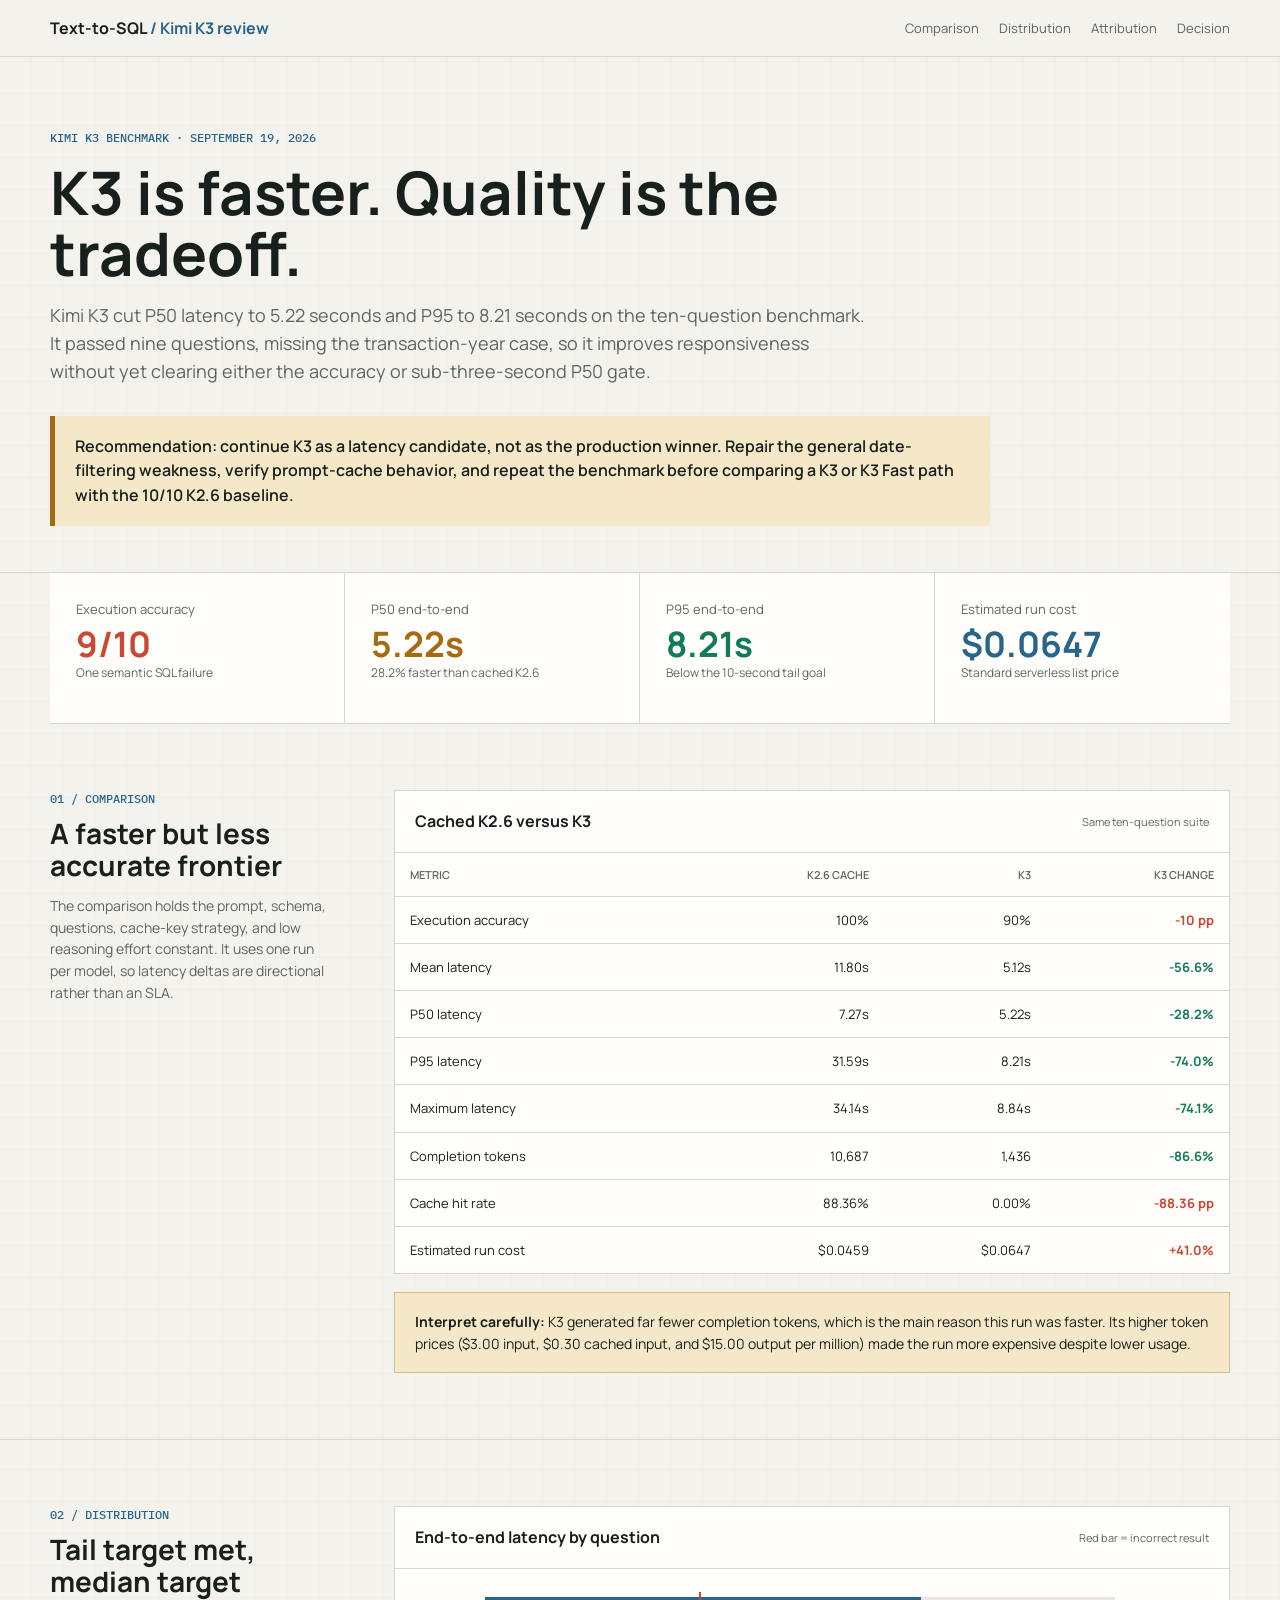
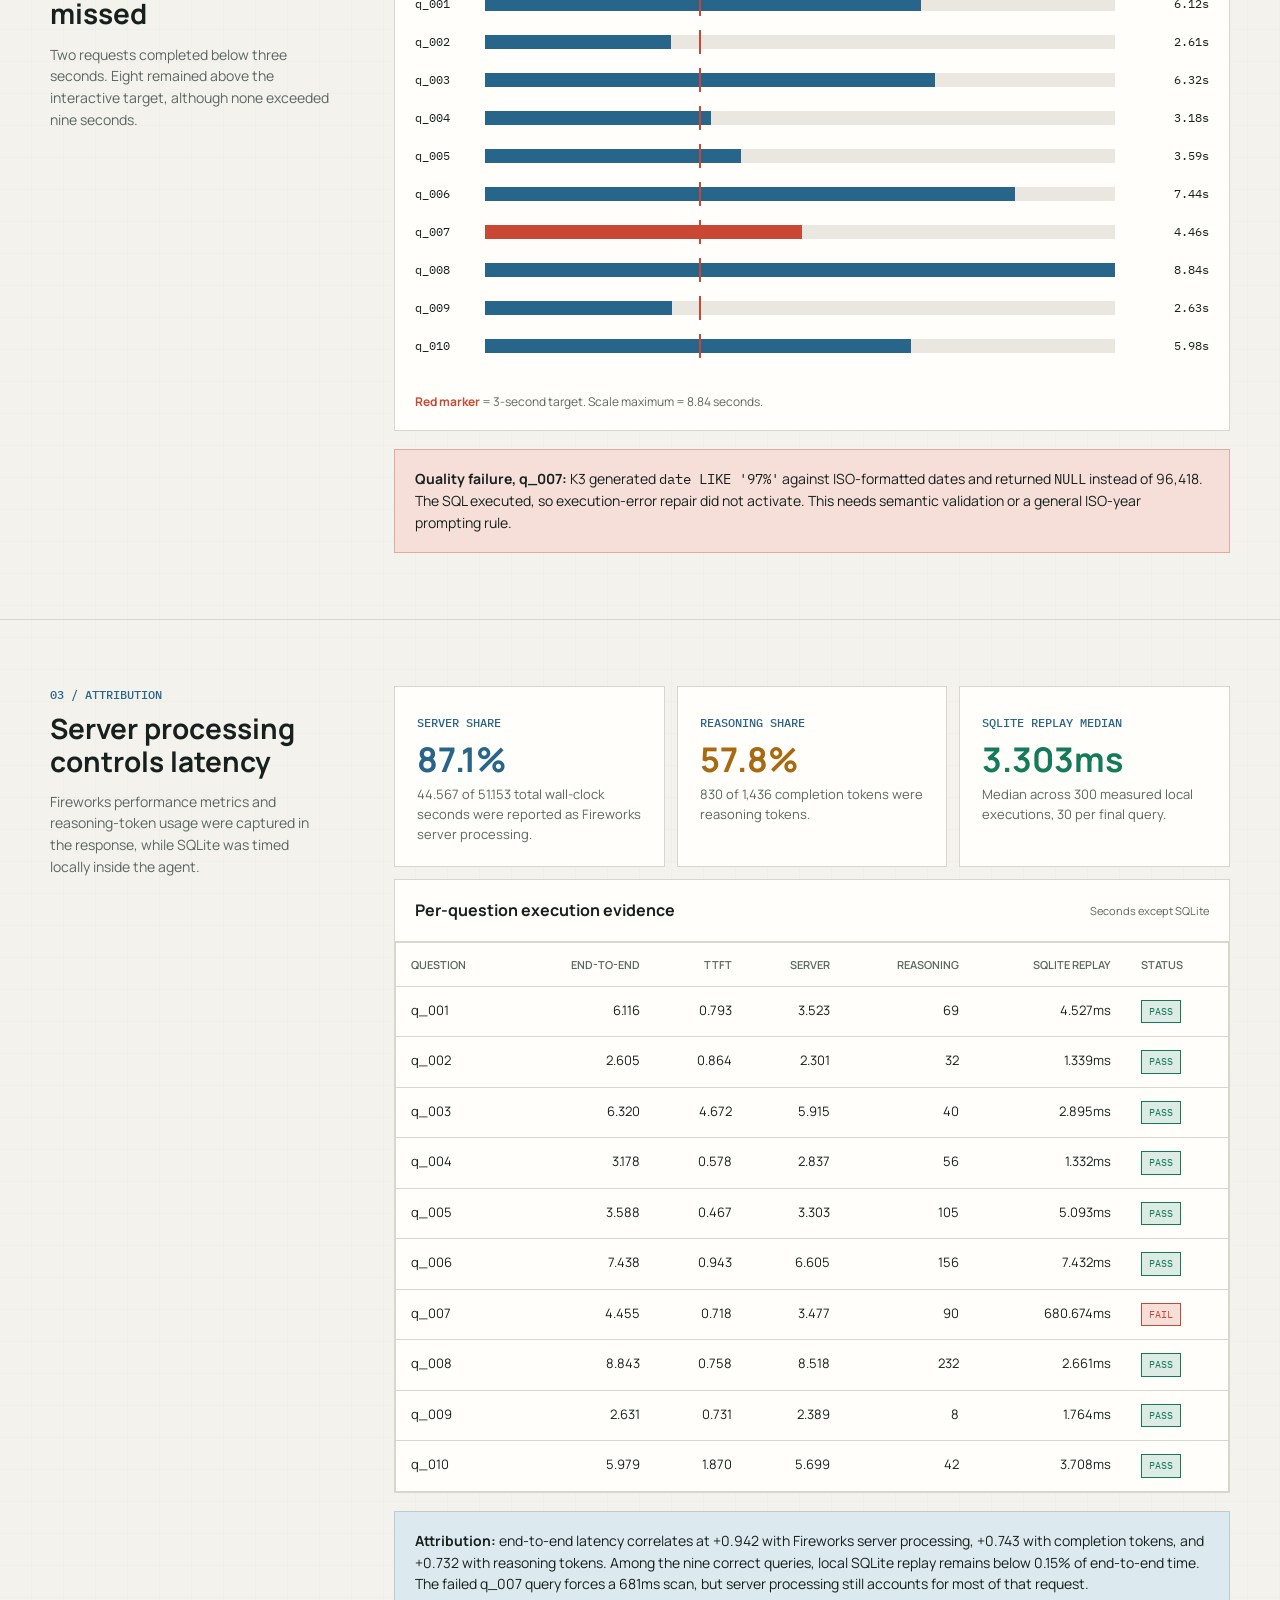
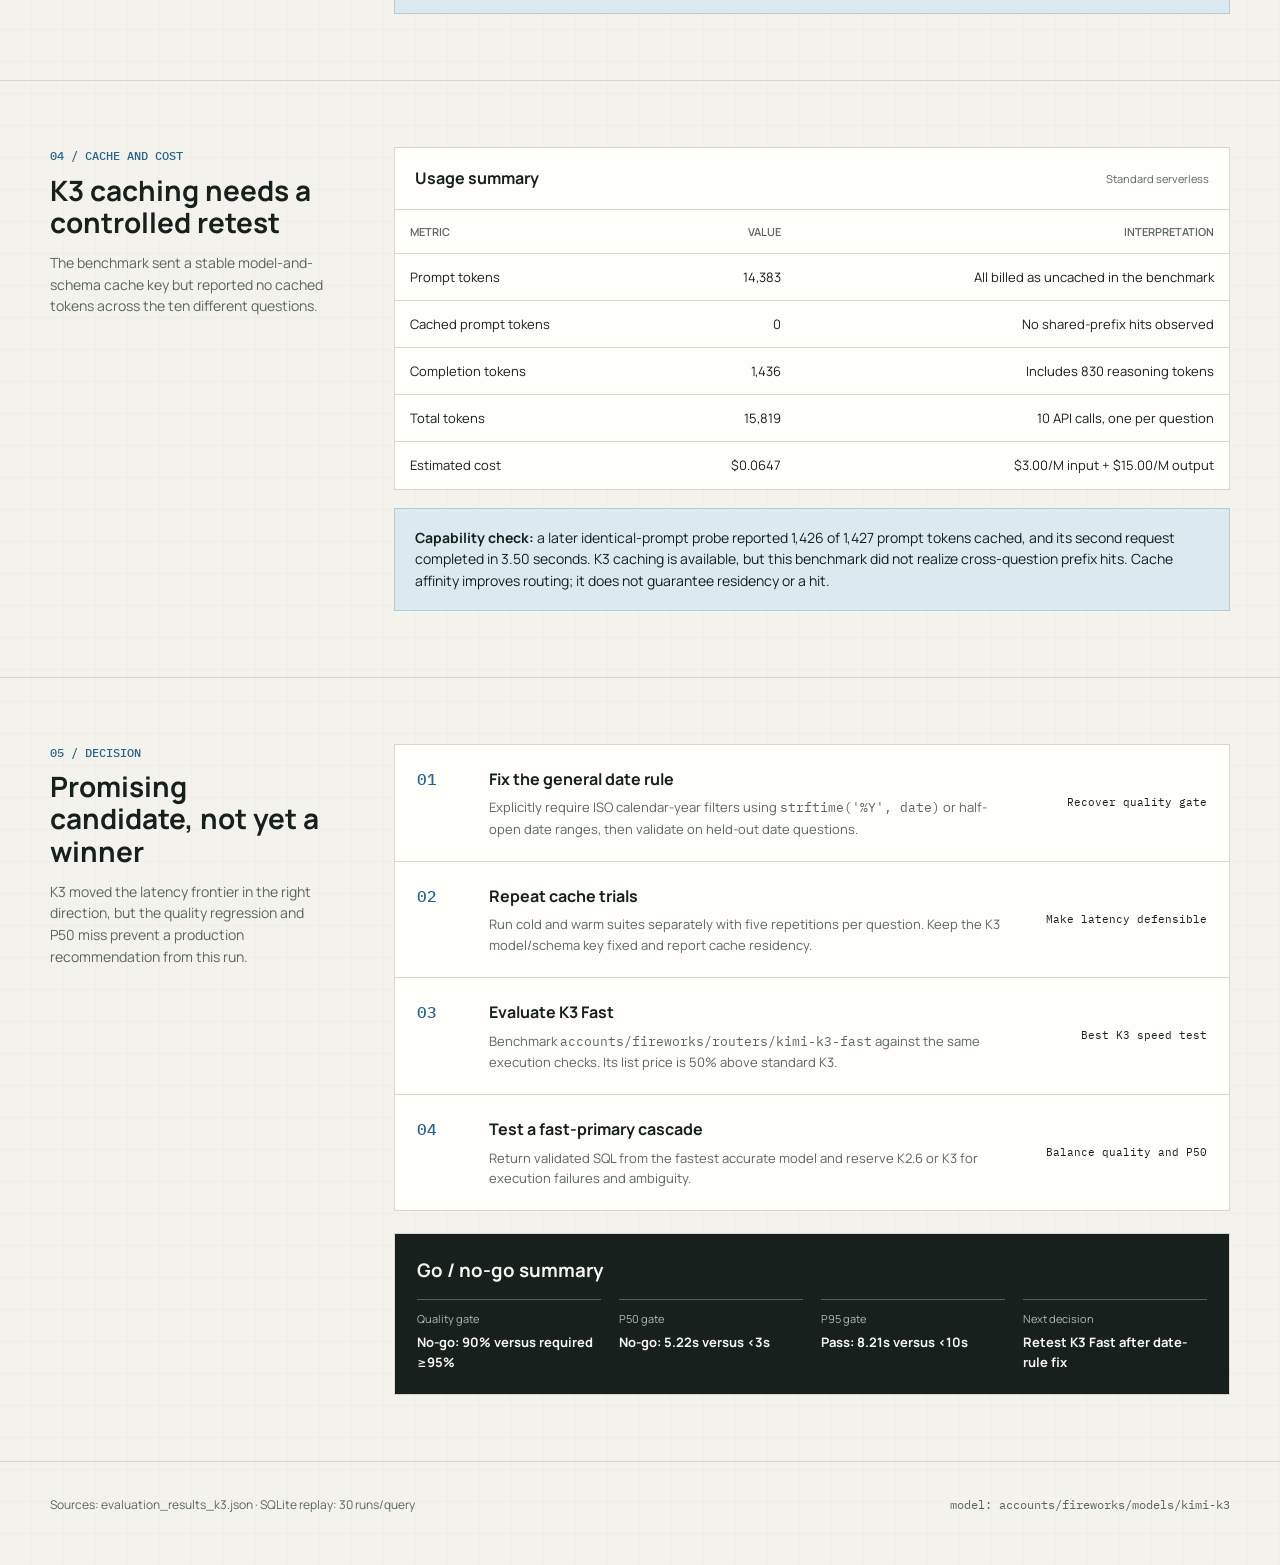
<file: results/kimi_k3/latency_analysis_k3.html>
<!doctype html>
<html lang="en">
<head>
  <meta charset="utf-8">
  <meta name="viewport" content="width=device-width, initial-scale=1">
  <title>Kimi K3 Text-to-SQL Evaluation</title>
  <meta name="description" content="Quality, latency, cache, token, server, cost, and SQLite analysis for the Kimi K3 text-to-SQL benchmark.">
  <link rel="preconnect" href="https://fonts.googleapis.com">
  <link rel="preconnect" href="https://fonts.gstatic.com" crossorigin>
  <link href="https://fonts.googleapis.com/css2?family=IBM+Plex+Mono:wght@400;500&family=Manrope:wght@400;500;600;700&display=swap" rel="stylesheet">
  <style>
    :root {
      --ink: #17201d;
      --muted: #5b6661;
      --paper: #f4f2ec;
      --surface: #fffefa;
      --line: #d8d6ce;
      --green: #147a5a;
      --green-soft: #dcece5;
      --red: #c84735;
      --red-soft: #f6dfd9;
      --amber: #a76a12;
      --amber-soft: #f5e8c9;
      --blue: #28658a;
      --blue-soft: #dce9ef;
      --max: 1180px;
    }

    * { box-sizing: border-box; }
    html { scroll-behavior: smooth; }
    body {
      margin: 0;
      color: var(--ink);
      background-color: var(--paper);
      background-image:
        repeating-linear-gradient(0deg, transparent 0, transparent 31px, rgba(23, 32, 29, .035) 32px),
        repeating-linear-gradient(90deg, transparent 0, transparent 31px, rgba(23, 32, 29, .035) 32px);
      font-family: "Manrope", sans-serif;
      line-height: 1.55;
    }

    a { color: inherit; }
    .shell { width: min(calc(100% - 40px), var(--max)); margin: 0 auto; }
    .mono, .eyebrow { font-family: "IBM Plex Mono", monospace; letter-spacing: 0; }

    .topbar {
      position: sticky;
      top: 0;
      z-index: 10;
      border-bottom: 1px solid var(--line);
      background: rgba(244, 242, 236, .94);
      backdrop-filter: blur(12px);
    }
    .topbar .shell { min-height: 56px; display: flex; align-items: center; justify-content: space-between; gap: 24px; }
    .brand { font-weight: 700; }
    .brand span { color: var(--blue); }
    nav { display: flex; gap: 20px; color: var(--muted); font-size: 13px; }
    nav a { text-decoration: none; }
    nav a:hover { color: var(--ink); }

    header { padding: 72px 0 46px; border-bottom: 1px solid var(--line); }
    .eyebrow { color: var(--blue); font-size: 12px; font-weight: 500; text-transform: uppercase; }
    h1 { max-width: 900px; margin: 14px 0 18px; font-size: 60px; line-height: 1.02; letter-spacing: 0; }
    .lede { max-width: 820px; margin: 0; color: var(--muted); font-size: 18px; }
    .verdict { max-width: 940px; margin-top: 30px; padding: 18px 20px; border-left: 5px solid var(--amber); background: var(--amber-soft); font-weight: 600; }

    .metrics { display: grid; grid-template-columns: repeat(4, 1fr); border-bottom: 1px solid var(--line); background: var(--surface); }
    .metric { min-height: 150px; padding: 26px; border-right: 1px solid var(--line); }
    .metric:last-child { border-right: 0; }
    .metric-label { color: var(--muted); font-size: 13px; }
    .metric-value { margin: 8px 0 2px; font-size: 35px; line-height: 1; font-weight: 700; }
    .metric-note { color: var(--muted); font-size: 12px; }
    .good { color: var(--green); }
    .bad { color: var(--red); }
    .mixed { color: var(--amber); }
    .blue { color: var(--blue); }

    main section { padding: 66px 0; border-bottom: 1px solid var(--line); }
    .section-grid { display: grid; grid-template-columns: 280px minmax(0, 1fr); gap: 64px; }
    .section-grid > *, .chart-grid > *, .signal-grid > * { min-width: 0; }
    .section-intro h2 { margin: 8px 0 14px; font-size: 28px; line-height: 1.15; }
    .section-intro p { margin: 0; color: var(--muted); font-size: 14px; }

    .panel { border: 1px solid var(--line); background: var(--surface); }
    .panel-head { padding: 18px 20px; border-bottom: 1px solid var(--line); display: flex; justify-content: space-between; align-items: center; gap: 12px; }
    .panel-head h3 { margin: 0; font-size: 16px; }
    .panel-note { color: var(--muted); font-size: 11px; }
    .evidence-wrap { overflow-x: auto; }
    .comparison { width: 100%; min-width: 680px; border-collapse: collapse; font-size: 13px; }
    .comparison th, .comparison td { padding: 13px 15px; border-bottom: 1px solid var(--line); text-align: right; vertical-align: top; }
    .comparison th:first-child, .comparison td:first-child { text-align: left; }
    .comparison th { color: var(--muted); font-size: 11px; text-transform: uppercase; font-weight: 600; }
    .comparison tr:last-child td { border-bottom: 0; }
    .delta-good { color: var(--green); font-weight: 700; }
    .delta-bad { color: var(--red); font-weight: 700; }

    .callout { margin-top: 18px; padding: 18px 20px; border: 1px solid #b8cbd5; background: var(--blue-soft); font-size: 14px; }
    .callout.warning { border-color: #d9bd83; background: var(--amber-soft); }
    .callout.failure { border-color: #dfaaa1; background: var(--red-soft); }

    .bars { padding: 16px 20px 20px; }
    .bar-row { display: grid; grid-template-columns: 58px minmax(0, 1fr) 82px; gap: 12px; align-items: center; min-height: 38px; }
    .bar-label, .bar-value { font-family: "IBM Plex Mono", monospace; font-size: 12px; }
    .bar-value { text-align: right; }
    .track { position: relative; height: 14px; background: #e9e7e0; overflow: visible; }
    .latency-track::after { content: ""; position: absolute; top: -5px; bottom: -5px; left: 33.93%; width: 2px; background: var(--red); }
    .fill { height: 100%; min-width: 2px; transform-origin: left; animation: grow .8s ease-out both; }
    .fill.pass { background: var(--blue); }
    .fill.fail { background: var(--red); }
    @keyframes grow { from { transform: scaleX(0); } }
    .chart-note { margin: 8px 20px 18px; color: var(--muted); font-size: 12px; }
    .target-line { color: var(--red); font-weight: 700; }

    .signal-grid { display: grid; grid-template-columns: repeat(3, 1fr); gap: 12px; }
    .signal { min-height: 170px; padding: 22px; border: 1px solid var(--line); background: var(--surface); }
    .signal strong { display: block; margin: 8px 0; font-size: 34px; line-height: 1; }
    .signal p { margin: 0; color: var(--muted); font-size: 13px; }

    .evidence { width: 100%; min-width: 760px; border-collapse: collapse; border: 1px solid var(--line); background: var(--surface); font-size: 13px; }
    .evidence th, .evidence td { padding: 13px 15px; border-bottom: 1px solid var(--line); text-align: left; vertical-align: top; }
    .evidence th { color: var(--muted); font-size: 11px; text-transform: uppercase; font-weight: 600; }
    .evidence tr:last-child td { border-bottom: 0; }
    .evidence td.num, .evidence th.num { text-align: right; }
    .tag { display: inline-block; padding: 3px 7px; border: 1px solid currentColor; font-family: "IBM Plex Mono", monospace; font-size: 10px; text-transform: uppercase; }
    .tag.pass { color: var(--green); background: var(--green-soft); }
    .tag.fail { color: var(--red); background: var(--red-soft); }
    .tag.measured { color: var(--blue); background: var(--blue-soft); }

    .steps { counter-reset: step; display: grid; gap: 1px; border: 1px solid var(--line); background: var(--line); }
    .step { counter-increment: step; display: grid; grid-template-columns: 52px minmax(0, 1fr) 180px; gap: 20px; padding: 22px; background: var(--surface); }
    .step::before { content: counter(step, decimal-leading-zero); color: var(--blue); font-family: "IBM Plex Mono", monospace; font-weight: 500; }
    .step h3 { margin: 0 0 6px; font-size: 16px; }
    .step p { margin: 0; color: var(--muted); font-size: 13px; }
    .step-impact { align-self: center; text-align: right; font-family: "IBM Plex Mono", monospace; font-size: 11px; }

    .decision { margin-top: 22px; padding: 22px; border: 1px solid var(--line); background: var(--ink); color: #f7f5ef; }
    .decision h3 { margin: 0 0 14px; }
    .decision-grid { display: grid; grid-template-columns: repeat(4, 1fr); gap: 18px; }
    .decision-grid div { border-top: 1px solid #52605a; padding-top: 10px; }
    .decision-grid span { display: block; color: #aeb8b3; font-size: 11px; }
    .decision-grid strong { display: block; margin-top: 5px; font-size: 13px; }

    footer { padding: 34px 0 50px; color: var(--muted); font-size: 12px; }
    footer .shell { display: flex; justify-content: space-between; gap: 20px; }

    @media (max-width: 900px) {
      nav { display: none; }
      h1 { font-size: 48px; }
      .metrics { grid-template-columns: 1fr 1fr; }
      .metric:nth-child(2) { border-right: 0; }
      .metric:nth-child(-n+2) { border-bottom: 1px solid var(--line); }
      .section-grid { grid-template-columns: 1fr; gap: 26px; }
      .signal-grid { grid-template-columns: 1fr; }
      .decision-grid { grid-template-columns: 1fr 1fr; }
    }

    @media (max-width: 600px) {
      .shell { width: auto; max-width: none; margin-left: 12px; margin-right: 12px; }
      header { padding-top: 48px; }
      h1 { font-size: 38px; }
      .metrics { grid-template-columns: 1fr; }
      .metric { border-right: 0; border-bottom: 1px solid var(--line); }
      .metric:last-child { border-bottom: 0; }
      .bar-row { grid-template-columns: 48px minmax(0, 1fr) 62px; gap: 8px; }
      .step { grid-template-columns: 40px minmax(0, 1fr); }
      .step-impact { grid-column: 2; text-align: left; }
      .decision-grid { grid-template-columns: 1fr; }
      footer .shell { display: block; }
    }

    @media (prefers-reduced-motion: reduce) {
      html { scroll-behavior: auto; }
      .fill { animation: none; }
    }
  </style>
</head>
<body>
  <div class="topbar">
    <div class="shell">
      <div class="brand">Text-to-SQL <span>/ Kimi K3 review</span></div>
      <nav aria-label="Report sections">
        <a href="#comparison">Comparison</a>
        <a href="#distribution">Distribution</a>
        <a href="#attribution">Attribution</a>
        <a href="#decision">Decision</a>
      </nav>
    </div>
  </div>

  <header>
    <div class="shell">
      <div class="eyebrow">Kimi K3 benchmark &middot; September 19, 2026</div>
      <h1>K3 is faster. Quality is the tradeoff.</h1>
      <p class="lede">Kimi K3 cut P50 latency to 5.22 seconds and P95 to 8.21 seconds on the ten-question benchmark. It passed nine questions, missing the transaction-year case, so it improves responsiveness without yet clearing either the accuracy or sub-three-second P50 gate.</p>
      <div class="verdict">Recommendation: continue K3 as a latency candidate, not as the production winner. Repair the general date-filtering weakness, verify prompt-cache behavior, and repeat the benchmark before comparing a K3 or K3 Fast path with the 10/10 K2.6 baseline.</div>
    </div>
  </header>

  <div class="shell metrics" aria-label="Kimi K3 benchmark metrics">
    <div class="metric">
      <div class="metric-label">Execution accuracy</div>
      <div class="metric-value bad">9/10</div>
      <div class="metric-note">One semantic SQL failure</div>
    </div>
    <div class="metric">
      <div class="metric-label">P50 end-to-end</div>
      <div class="metric-value mixed">5.22s</div>
      <div class="metric-note">28.2% faster than cached K2.6</div>
    </div>
    <div class="metric">
      <div class="metric-label">P95 end-to-end</div>
      <div class="metric-value good">8.21s</div>
      <div class="metric-note">Below the 10-second tail goal</div>
    </div>
    <div class="metric">
      <div class="metric-label">Estimated run cost</div>
      <div class="metric-value blue">$0.0647</div>
      <div class="metric-note">Standard serverless list price</div>
    </div>
  </div>

  <main>
    <section id="comparison">
      <div class="shell section-grid">
        <div class="section-intro">
          <div class="eyebrow">01 / Comparison</div>
          <h2>A faster but less accurate frontier</h2>
          <p>The comparison holds the prompt, schema, questions, cache-key strategy, and low reasoning effort constant. It uses one run per model, so latency deltas are directional rather than an SLA.</p>
        </div>
        <div>
          <div class="panel">
            <div class="panel-head"><h3>Cached K2.6 versus K3</h3><span class="panel-note">Same ten-question suite</span></div>
            <div class="evidence-wrap">
              <table class="comparison">
                <thead><tr><th>Metric</th><th>K2.6 cache</th><th>K3</th><th>K3 change</th></tr></thead>
                <tbody>
                  <tr><td>Execution accuracy</td><td>100%</td><td>90%</td><td class="delta-bad">-10 pp</td></tr>
                  <tr><td>Mean latency</td><td>11.80s</td><td>5.12s</td><td class="delta-good">-56.6%</td></tr>
                  <tr><td>P50 latency</td><td>7.27s</td><td>5.22s</td><td class="delta-good">-28.2%</td></tr>
                  <tr><td>P95 latency</td><td>31.59s</td><td>8.21s</td><td class="delta-good">-74.0%</td></tr>
                  <tr><td>Maximum latency</td><td>34.14s</td><td>8.84s</td><td class="delta-good">-74.1%</td></tr>
                  <tr><td>Completion tokens</td><td>10,687</td><td>1,436</td><td class="delta-good">-86.6%</td></tr>
                  <tr><td>Cache hit rate</td><td>88.36%</td><td>0.00%</td><td class="delta-bad">-88.36 pp</td></tr>
                  <tr><td>Estimated run cost</td><td>$0.0459</td><td>$0.0647</td><td class="delta-bad">+41.0%</td></tr>
                </tbody>
              </table>
            </div>
          </div>
          <div class="callout warning"><strong>Interpret carefully:</strong> K3 generated far fewer completion tokens, which is the main reason this run was faster. Its higher token prices ($3.00 input, $0.30 cached input, and $15.00 output per million) made the run more expensive despite lower usage.</div>
        </div>
      </div>
    </section>

    <section id="distribution">
      <div class="shell section-grid">
        <div class="section-intro">
          <div class="eyebrow">02 / Distribution</div>
          <h2>Tail target met, median target missed</h2>
          <p>Two requests completed below three seconds. Eight remained above the interactive target, although none exceeded nine seconds.</p>
        </div>
        <div>
          <div class="panel">
            <div class="panel-head"><h3>End-to-end latency by question</h3><span class="panel-note">Red bar = incorrect result</span></div>
            <div class="bars">
              <div class="bar-row"><div class="bar-label">q_001</div><div class="track latency-track"><div class="fill pass" style="width:69.16%"></div></div><div class="bar-value">6.12s</div></div>
              <div class="bar-row"><div class="bar-label">q_002</div><div class="track latency-track"><div class="fill pass" style="width:29.46%"></div></div><div class="bar-value">2.61s</div></div>
              <div class="bar-row"><div class="bar-label">q_003</div><div class="track latency-track"><div class="fill pass" style="width:71.47%"></div></div><div class="bar-value">6.32s</div></div>
              <div class="bar-row"><div class="bar-label">q_004</div><div class="track latency-track"><div class="fill pass" style="width:35.94%"></div></div><div class="bar-value">3.18s</div></div>
              <div class="bar-row"><div class="bar-label">q_005</div><div class="track latency-track"><div class="fill pass" style="width:40.57%"></div></div><div class="bar-value">3.59s</div></div>
              <div class="bar-row"><div class="bar-label">q_006</div><div class="track latency-track"><div class="fill pass" style="width:84.11%"></div></div><div class="bar-value">7.44s</div></div>
              <div class="bar-row"><div class="bar-label">q_007</div><div class="track latency-track"><div class="fill fail" style="width:50.38%"></div></div><div class="bar-value">4.46s</div></div>
              <div class="bar-row"><div class="bar-label">q_008</div><div class="track latency-track"><div class="fill pass" style="width:100%"></div></div><div class="bar-value">8.84s</div></div>
              <div class="bar-row"><div class="bar-label">q_009</div><div class="track latency-track"><div class="fill pass" style="width:29.75%"></div></div><div class="bar-value">2.63s</div></div>
              <div class="bar-row"><div class="bar-label">q_010</div><div class="track latency-track"><div class="fill pass" style="width:67.61%"></div></div><div class="bar-value">5.98s</div></div>
            </div>
            <div class="chart-note"><span class="target-line">Red marker</span> = 3-second target. Scale maximum = 8.84 seconds.</div>
          </div>
          <div class="callout failure"><strong>Quality failure, q_007:</strong> K3 generated <span class="mono">date LIKE '97%'</span> against ISO-formatted dates and returned <span class="mono">NULL</span> instead of 96,418. The SQL executed, so execution-error repair did not activate. This needs semantic validation or a general ISO-year prompting rule.</div>
        </div>
      </div>
    </section>

    <section id="attribution">
      <div class="shell section-grid">
        <div class="section-intro">
          <div class="eyebrow">03 / Attribution</div>
          <h2>Server processing controls latency</h2>
          <p>Fireworks performance metrics and reasoning-token usage were captured in the response, while SQLite was timed locally inside the agent.</p>
        </div>
        <div>
          <div class="signal-grid">
            <div class="signal"><span class="eyebrow">Server share</span><strong class="blue">87.1%</strong><p>44.567 of 51.153 total wall-clock seconds were reported as Fireworks server processing.</p></div>
            <div class="signal"><span class="eyebrow">Reasoning share</span><strong class="mixed">57.8%</strong><p>830 of 1,436 completion tokens were reasoning tokens.</p></div>
            <div class="signal"><span class="eyebrow">SQLite replay median</span><strong class="good">3.303ms</strong><p>Median across 300 measured local executions, 30 per final query.</p></div>
          </div>

          <div class="panel" style="margin-top:12px">
            <div class="panel-head"><h3>Per-question execution evidence</h3><span class="panel-note">Seconds except SQLite</span></div>
            <div class="evidence-wrap">
              <table class="evidence">
                <thead><tr><th>Question</th><th class="num">End-to-end</th><th class="num">TTFT</th><th class="num">Server</th><th class="num">Reasoning</th><th class="num">SQLite replay</th><th>Status</th></tr></thead>
                <tbody>
                  <tr><td>q_001</td><td class="num">6.116</td><td class="num">0.793</td><td class="num">3.523</td><td class="num">69</td><td class="num">4.527ms</td><td><span class="tag pass">Pass</span></td></tr>
                  <tr><td>q_002</td><td class="num">2.605</td><td class="num">0.864</td><td class="num">2.301</td><td class="num">32</td><td class="num">1.339ms</td><td><span class="tag pass">Pass</span></td></tr>
                  <tr><td>q_003</td><td class="num">6.320</td><td class="num">4.672</td><td class="num">5.915</td><td class="num">40</td><td class="num">2.895ms</td><td><span class="tag pass">Pass</span></td></tr>
                  <tr><td>q_004</td><td class="num">3.178</td><td class="num">0.578</td><td class="num">2.837</td><td class="num">56</td><td class="num">1.332ms</td><td><span class="tag pass">Pass</span></td></tr>
                  <tr><td>q_005</td><td class="num">3.588</td><td class="num">0.467</td><td class="num">3.303</td><td class="num">105</td><td class="num">5.093ms</td><td><span class="tag pass">Pass</span></td></tr>
                  <tr><td>q_006</td><td class="num">7.438</td><td class="num">0.943</td><td class="num">6.605</td><td class="num">156</td><td class="num">7.432ms</td><td><span class="tag pass">Pass</span></td></tr>
                  <tr><td>q_007</td><td class="num">4.455</td><td class="num">0.718</td><td class="num">3.477</td><td class="num">90</td><td class="num">680.674ms</td><td><span class="tag fail">Fail</span></td></tr>
                  <tr><td>q_008</td><td class="num">8.843</td><td class="num">0.758</td><td class="num">8.518</td><td class="num">232</td><td class="num">2.661ms</td><td><span class="tag pass">Pass</span></td></tr>
                  <tr><td>q_009</td><td class="num">2.631</td><td class="num">0.731</td><td class="num">2.389</td><td class="num">8</td><td class="num">1.764ms</td><td><span class="tag pass">Pass</span></td></tr>
                  <tr><td>q_010</td><td class="num">5.979</td><td class="num">1.870</td><td class="num">5.699</td><td class="num">42</td><td class="num">3.708ms</td><td><span class="tag pass">Pass</span></td></tr>
                </tbody>
              </table>
            </div>
          </div>

          <div class="callout"><strong>Attribution:</strong> end-to-end latency correlates at +0.942 with Fireworks server processing, +0.743 with completion tokens, and +0.732 with reasoning tokens. Among the nine correct queries, local SQLite replay remains below 0.15% of end-to-end time. The failed q_007 query forces a 681ms scan, but server processing still accounts for most of that request.</div>
        </div>
      </div>
    </section>

    <section>
      <div class="shell section-grid">
        <div class="section-intro">
          <div class="eyebrow">04 / Cache and cost</div>
          <h2>K3 caching needs a controlled retest</h2>
          <p>The benchmark sent a stable model-and-schema cache key but reported no cached tokens across the ten different questions.</p>
        </div>
        <div>
          <div class="panel">
            <div class="panel-head"><h3>Usage summary</h3><span class="panel-note">Standard serverless</span></div>
            <div class="evidence-wrap">
              <table class="comparison">
                <thead><tr><th>Metric</th><th>Value</th><th>Interpretation</th></tr></thead>
                <tbody>
                  <tr><td>Prompt tokens</td><td>14,383</td><td>All billed as uncached in the benchmark</td></tr>
                  <tr><td>Cached prompt tokens</td><td>0</td><td>No shared-prefix hits observed</td></tr>
                  <tr><td>Completion tokens</td><td>1,436</td><td>Includes 830 reasoning tokens</td></tr>
                  <tr><td>Total tokens</td><td>15,819</td><td>10 API calls, one per question</td></tr>
                  <tr><td>Estimated cost</td><td>$0.0647</td><td>$3.00/M input + $15.00/M output</td></tr>
                </tbody>
              </table>
            </div>
          </div>
          <div class="callout"><strong>Capability check:</strong> a later identical-prompt probe reported 1,426 of 1,427 prompt tokens cached, and its second request completed in 3.50 seconds. K3 caching is available, but this benchmark did not realize cross-question prefix hits. Cache affinity improves routing; it does not guarantee residency or a hit.</div>
        </div>
      </div>
    </section>

    <section id="decision">
      <div class="shell section-grid">
        <div class="section-intro">
          <div class="eyebrow">05 / Decision</div>
          <h2>Promising candidate, not yet a winner</h2>
          <p>K3 moved the latency frontier in the right direction, but the quality regression and P50 miss prevent a production recommendation from this run.</p>
        </div>
        <div>
          <div class="steps">
            <div class="step"><div><h3>Fix the general date rule</h3><p>Explicitly require ISO calendar-year filters using <span class="mono">strftime('%Y', date)</span> or half-open date ranges, then validate on held-out date questions.</p></div><div class="step-impact">Recover quality gate</div></div>
            <div class="step"><div><h3>Repeat cache trials</h3><p>Run cold and warm suites separately with five repetitions per question. Keep the K3 model/schema key fixed and report cache residency.</p></div><div class="step-impact">Make latency defensible</div></div>
            <div class="step"><div><h3>Evaluate K3 Fast</h3><p>Benchmark <span class="mono">accounts/fireworks/routers/kimi-k3-fast</span> against the same execution checks. Its list price is 50% above standard K3.</p></div><div class="step-impact">Best K3 speed test</div></div>
            <div class="step"><div><h3>Test a fast-primary cascade</h3><p>Return validated SQL from the fastest accurate model and reserve K2.6 or K3 for execution failures and ambiguity.</p></div><div class="step-impact">Balance quality and P50</div></div>
          </div>

          <div class="decision">
            <h3>Go / no-go summary</h3>
            <div class="decision-grid">
              <div><span>Quality gate</span><strong>No-go: 90% versus required &ge;95%</strong></div>
              <div><span>P50 gate</span><strong>No-go: 5.22s versus &lt;3s</strong></div>
              <div><span>P95 gate</span><strong>Pass: 8.21s versus &lt;10s</strong></div>
              <div><span>Next decision</span><strong>Retest K3 Fast after date-rule fix</strong></div>
            </div>
          </div>
        </div>
      </div>
    </section>
  </main>

  <footer>
    <div class="shell">
      <span>Sources: evaluation_results_k3.json &middot; SQLite replay: 30 runs/query</span>
      <span class="mono">model: accounts/fireworks/models/kimi-k3</span>
    </div>
  </footer>
</body>
</html>
</file>
